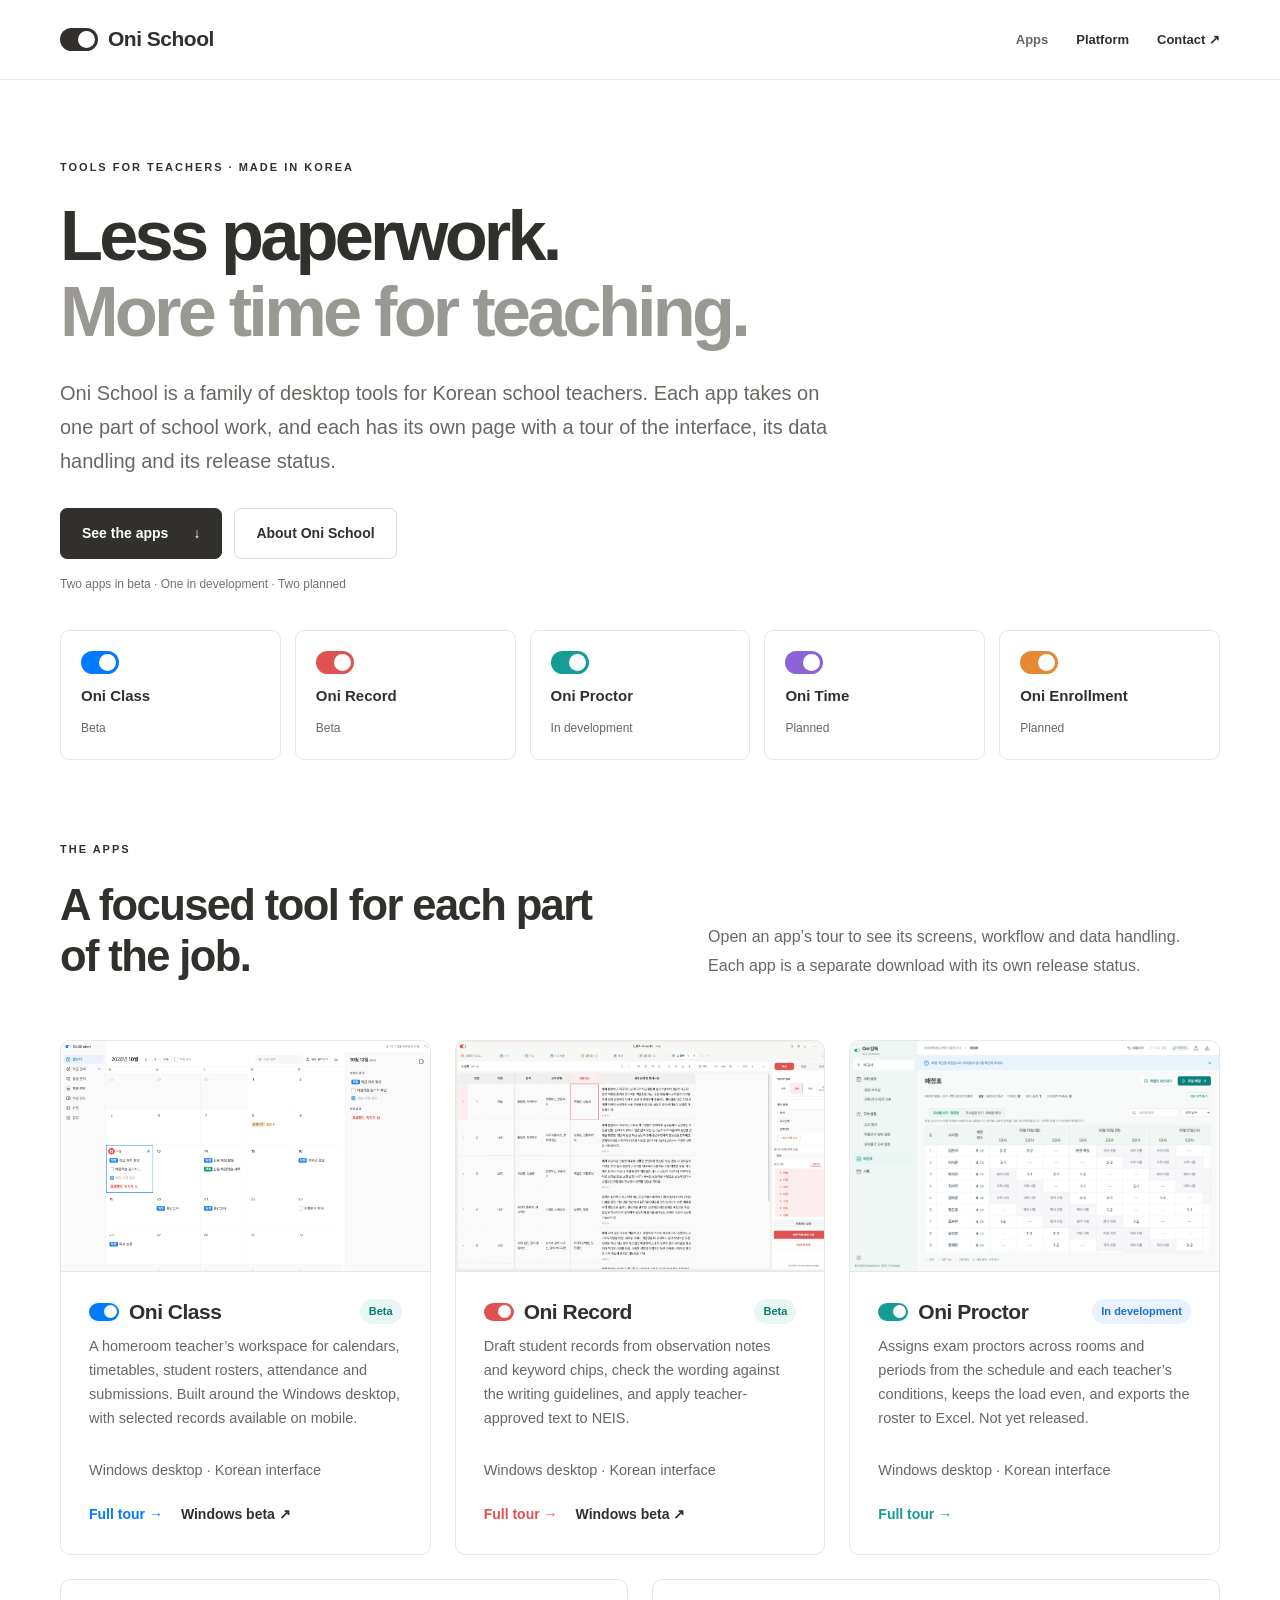
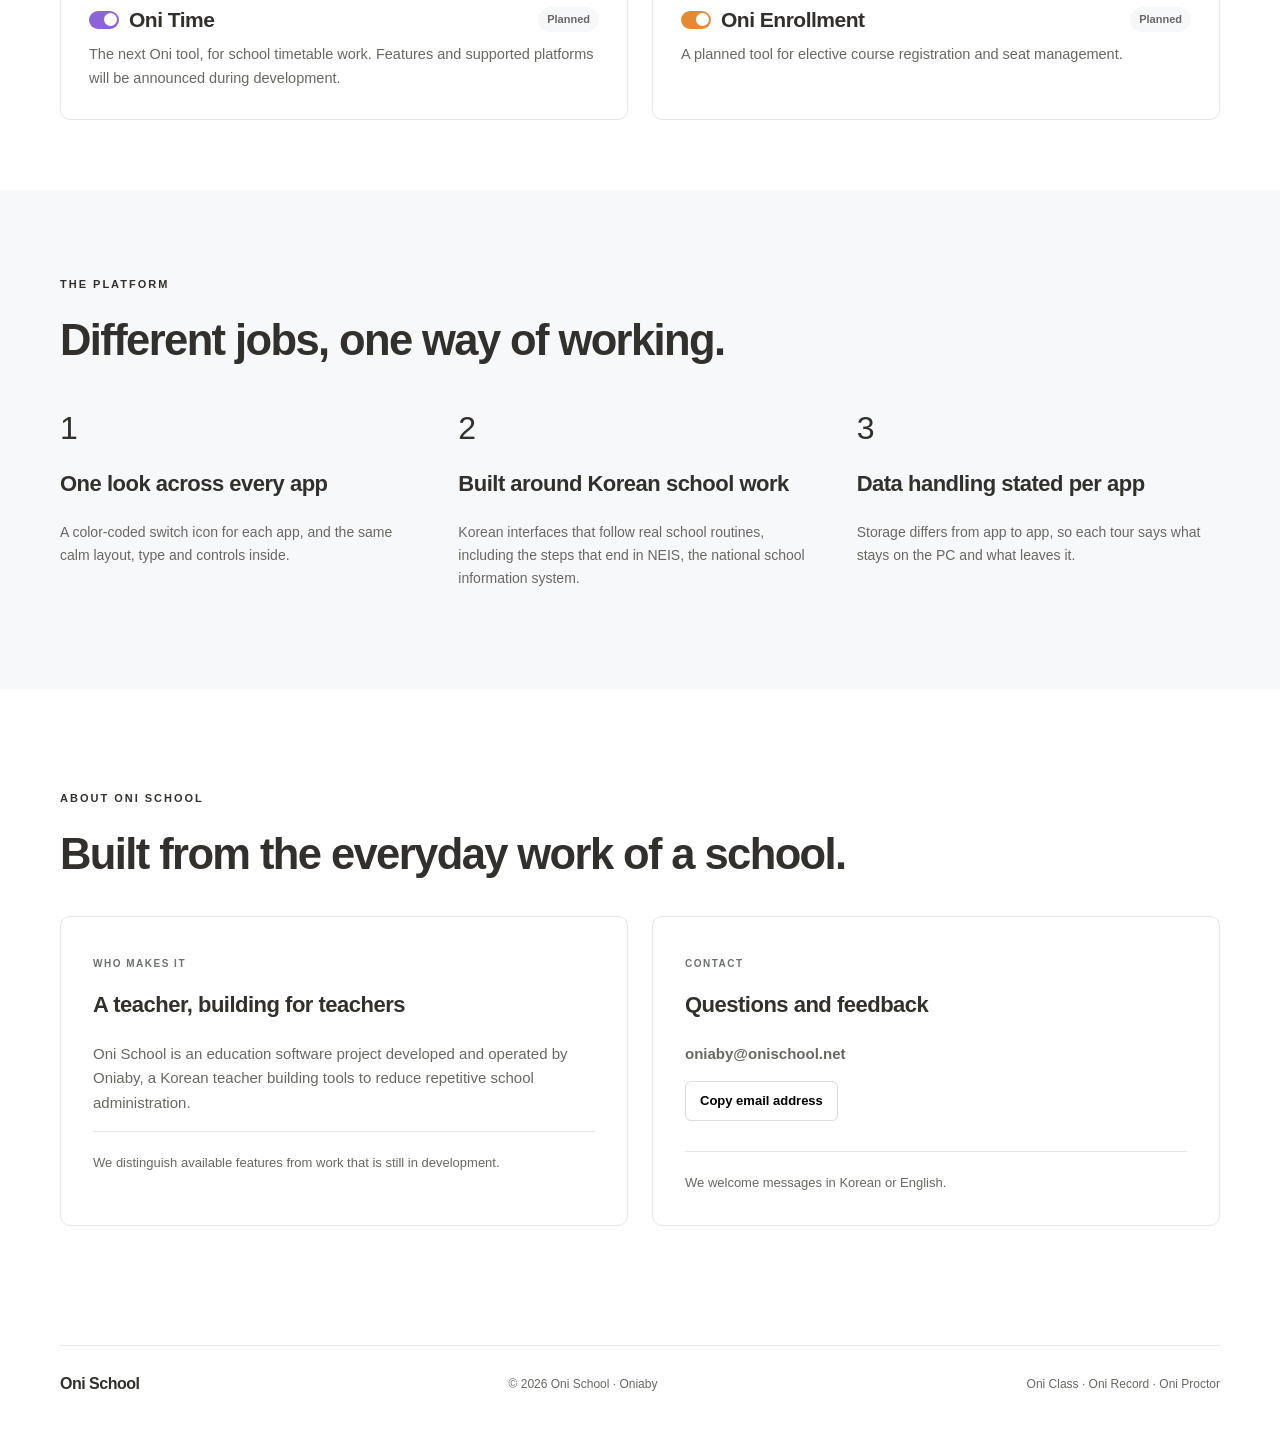
<file: index.html>
<!doctype html>
<html lang="en">
<head>
<meta charset="utf-8">
<meta name="viewport" content="width=device-width,initial-scale=1">
<title>Oni School — Tools for Korean school teachers</title>
<meta name="description" content="Oni School is a family of desktop tools for Korean school teachers. Browse every app, its status, and a tour of how each one works.">
<link rel="canonical" href="https://onischool.net/">
<meta property="og:title" content="Oni School — Tools for Korean school teachers">
<meta property="og:description" content="Oni School is a family of desktop tools for Korean school teachers. Browse every app, its status, and a tour of how each one works.">
<meta property="og:type" content="website">
<meta property="og:url" content="https://onischool.net/">
<meta property="og:image" content="https://onischool.net/assets/class/calendar.png">
<link rel="stylesheet" href="assets/app.css">
</head>
<body class="app-home">
<a class="skip" href="#main">Skip to content</a>
<header class="nav">
<a class="brand" href="#"><span class="mark" aria-hidden="true"></span>Oni School</a>
<nav aria-label="Page navigation">
<a href="#apps">Apps</a>
<a href="#platform">Platform</a>
<a href="#contact">Contact <span>↗</span></a>
</nav>
</header>
<main id="main">
<section class="hero wrap">
<p class="eyebrow">Tools for teachers · Made in Korea</p>
<h1>Less paperwork.<br><em>More time for teaching.</em></h1>
<p class="lead">Oni School is a family of desktop tools for Korean school teachers. Each app takes on one part of school work, and each has its own page with a tour of the interface, its data handling and its release status.</p>
<div class="actions"><a class="button primary" href="#apps">See the apps <span>↓</span></a><a class="button" href="#contact">About Oni School</a></div>
<p class="micro">Two apps in beta · One in development · Two planned</p>
<div class="steps five"><a href="oni-class/"><span class="mark" style="--mark:#007aff" aria-hidden="true"></span><b>Oni Class</b><span class="st">Beta</span></a><a href="oni-record/"><span class="mark" style="--mark:#e05252" aria-hidden="true"></span><b>Oni Record</b><span class="st">Beta</span></a><a href="oni-proctor/"><span class="mark" style="--mark:#149c95" aria-hidden="true"></span><b>Oni Proctor</b><span class="st">In development</span></a><a href="#apps"><span class="mark" style="--mark:#8b65d8" aria-hidden="true"></span><b>Oni Time</b><span class="st">Planned</span></a><a href="#apps"><span class="mark" style="--mark:#e58a32" aria-hidden="true"></span><b>Oni Enrollment</b><span class="st">Planned</span></a></div>
</section>
<section class="chapter" id="apps"><div class="wrap">
<div class="chapter-heading"><div><p class="eyebrow">The apps</p><h2>A focused tool for each part of the job.</h2></div><p>Open an app’s tour to see its screens, workflow and data handling. Each app is a separate download with its own release status.</p></div>
<div class="apps"><article class="app-card" style="--mark:#007aff"><a class="thumb" href="oni-class/" aria-label="Oni Class tour"><img src="assets/class/calendar.png" alt="Oni Class calendar and daily details" loading="lazy" width="1440" height="900"></a><div class="body"><div class="head"><span class="mark" aria-hidden="true"></span><h3>Oni Class</h3><span class="status beta">Beta</span></div><p>A homeroom teacher’s workspace for calendars, timetables, student rosters, attendance and submissions. Built around the Windows desktop, with selected records available on mobile.</p><p class="micro">Windows desktop · Korean interface</p><div class="links"><a href="oni-class/">Full tour →</a><a href="https://github.com/yang102948549/oni-class/releases" target="_blank" rel="noopener">Windows beta ↗</a></div></div></article><article class="app-card" style="--mark:#e05252"><a class="thumb" href="oni-record/" aria-label="Oni Record tour"><img src="assets/record/hero.webp" alt="Oni Record table of students with the Write panel" loading="lazy" width="1440" height="900"></a><div class="body"><div class="head"><span class="mark" aria-hidden="true"></span><h3>Oni Record</h3><span class="status beta">Beta</span></div><p>Draft student records from observation notes and keyword chips, check the wording against the writing guidelines, and apply teacher-approved text to NEIS.</p><p class="micro">Windows desktop · Korean interface</p><div class="links"><a href="oni-record/">Full tour →</a><a href="https://github.com/yang102948549/oni-record/releases" target="_blank" rel="noopener">Windows beta ↗</a></div></div></article><article class="app-card" style="--mark:#149c95"><a class="thumb" href="oni-proctor/" aria-label="Oni Proctor tour"><img src="assets/proctor/assign.webp" alt="Oni Proctor assignment table by teacher" loading="lazy" width="1440" height="900"></a><div class="body"><div class="head"><span class="mark" aria-hidden="true"></span><h3>Oni Proctor</h3><span class="status dev">In development</span></div><p>Assigns exam proctors across rooms and periods from the schedule and each teacher’s conditions, keeps the load even, and exports the roster to Excel. Not yet released.</p><p class="micro">Windows desktop · Korean interface</p><div class="links"><a href="oni-proctor/">Full tour →</a></div></div></article></div>
<div class="apps two"><article class="app-card" style="--mark:#8b65d8"><div class="body"><div class="head"><span class="mark" aria-hidden="true"></span><h3>Oni Time</h3><span class="status">Planned</span></div><p>The next Oni tool, for school timetable work. Features and supported platforms will be announced during development.</p></div></article><article class="app-card" style="--mark:#e58a32"><div class="body"><div class="head"><span class="mark" aria-hidden="true"></span><h3>Oni Enrollment</h3><span class="status">Planned</span></div><p>A planned tool for elective course registration and seat management.</p></div></article></div>
</div></section>
<section class="tinted"><div class="wrap setup" id="platform">
<p class="eyebrow">The platform</p><h2>Different jobs, one way of working.</h2>
<div class="setup-grid">
<article><b>1</b><h3>One look across every app</h3><p>A color-coded switch icon for each app, and the same calm layout, type and controls inside.</p></article>
<article><b>2</b><h3>Built around Korean school work</h3><p>Korean interfaces that follow real school routines, including the steps that end in NEIS, the national school information system.</p></article>
<article><b>3</b><h3>Data handling stated per app</h3><p>Storage differs from app to app, so each tour says what stays on the PC and what leaves it.</p></article>
</div></div></section>
<section class="storage wrap" id="contact">
<p class="eyebrow">About Oni School</p><h2>Built from the everyday work of a school.</h2>
<div class="data-grid">
<article><span class="data-label">Who makes it</span><h3>A teacher, building for teachers</h3><p>Oni School is an education software project developed and operated by Oniaby, a Korean teacher building tools to reduce repetitive school administration.</p><p class="small">We distinguish available features from work that is still in development.</p></article>
<article><span class="data-label">Contact</span><h3>Questions and feedback</h3><p class="contact-mail"><a href="mailto:oniaby@onischool.net">oniaby@onischool.net</a></p><button type="button" class="copy" data-copy-email>Copy email address</button><span id="copy-status" role="status" aria-live="polite"></span><p class="small">We welcome messages in Korean or English.</p></article>
</div>
</section>
</main>
<footer class="wrap footer">
<a class="brand" href="#">Oni School</a>
<span>© 2026 Oni School · Oniaby</span>
<span><a href="oni-class/">Oni Class</a> · <a href="oni-record/">Oni Record</a> · <a href="oni-proctor/">Oni Proctor</a></span>
</footer>
<script src="assets/app.js"></script>
</body>
</html>
</file>
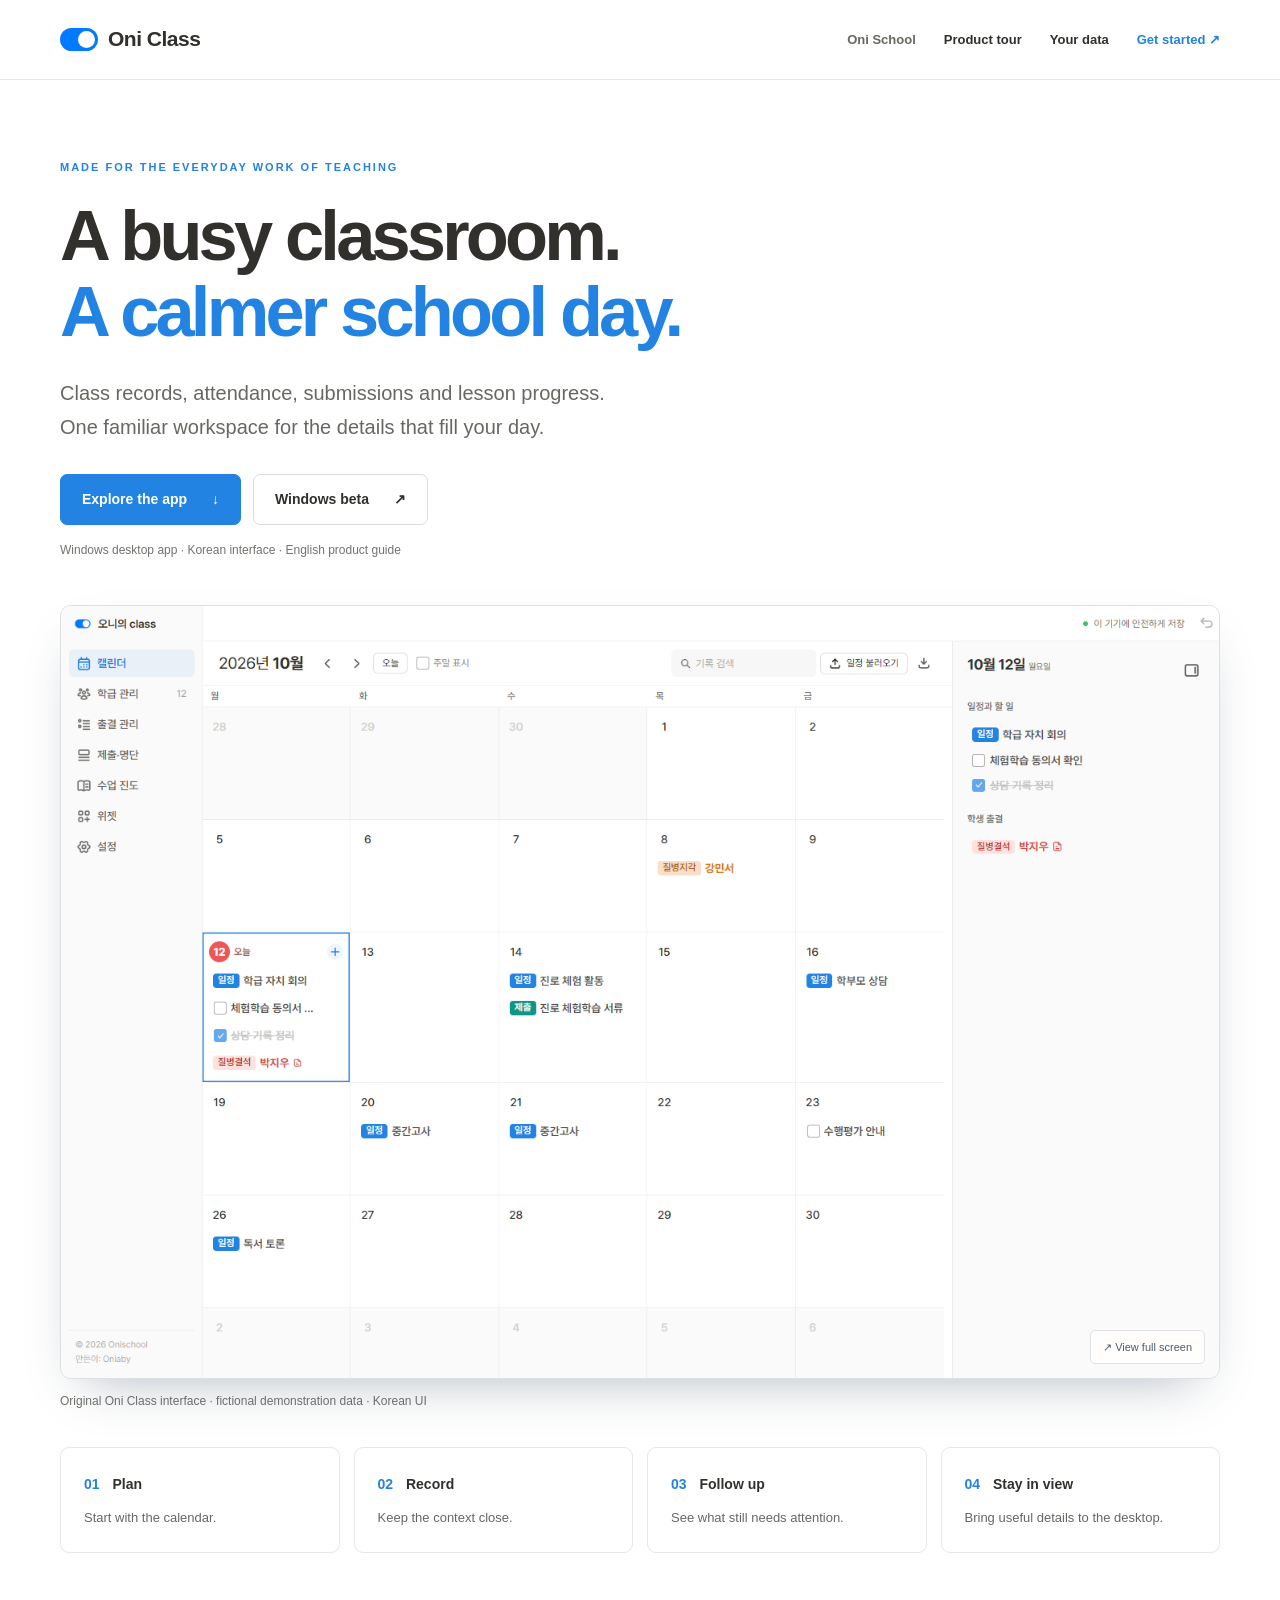
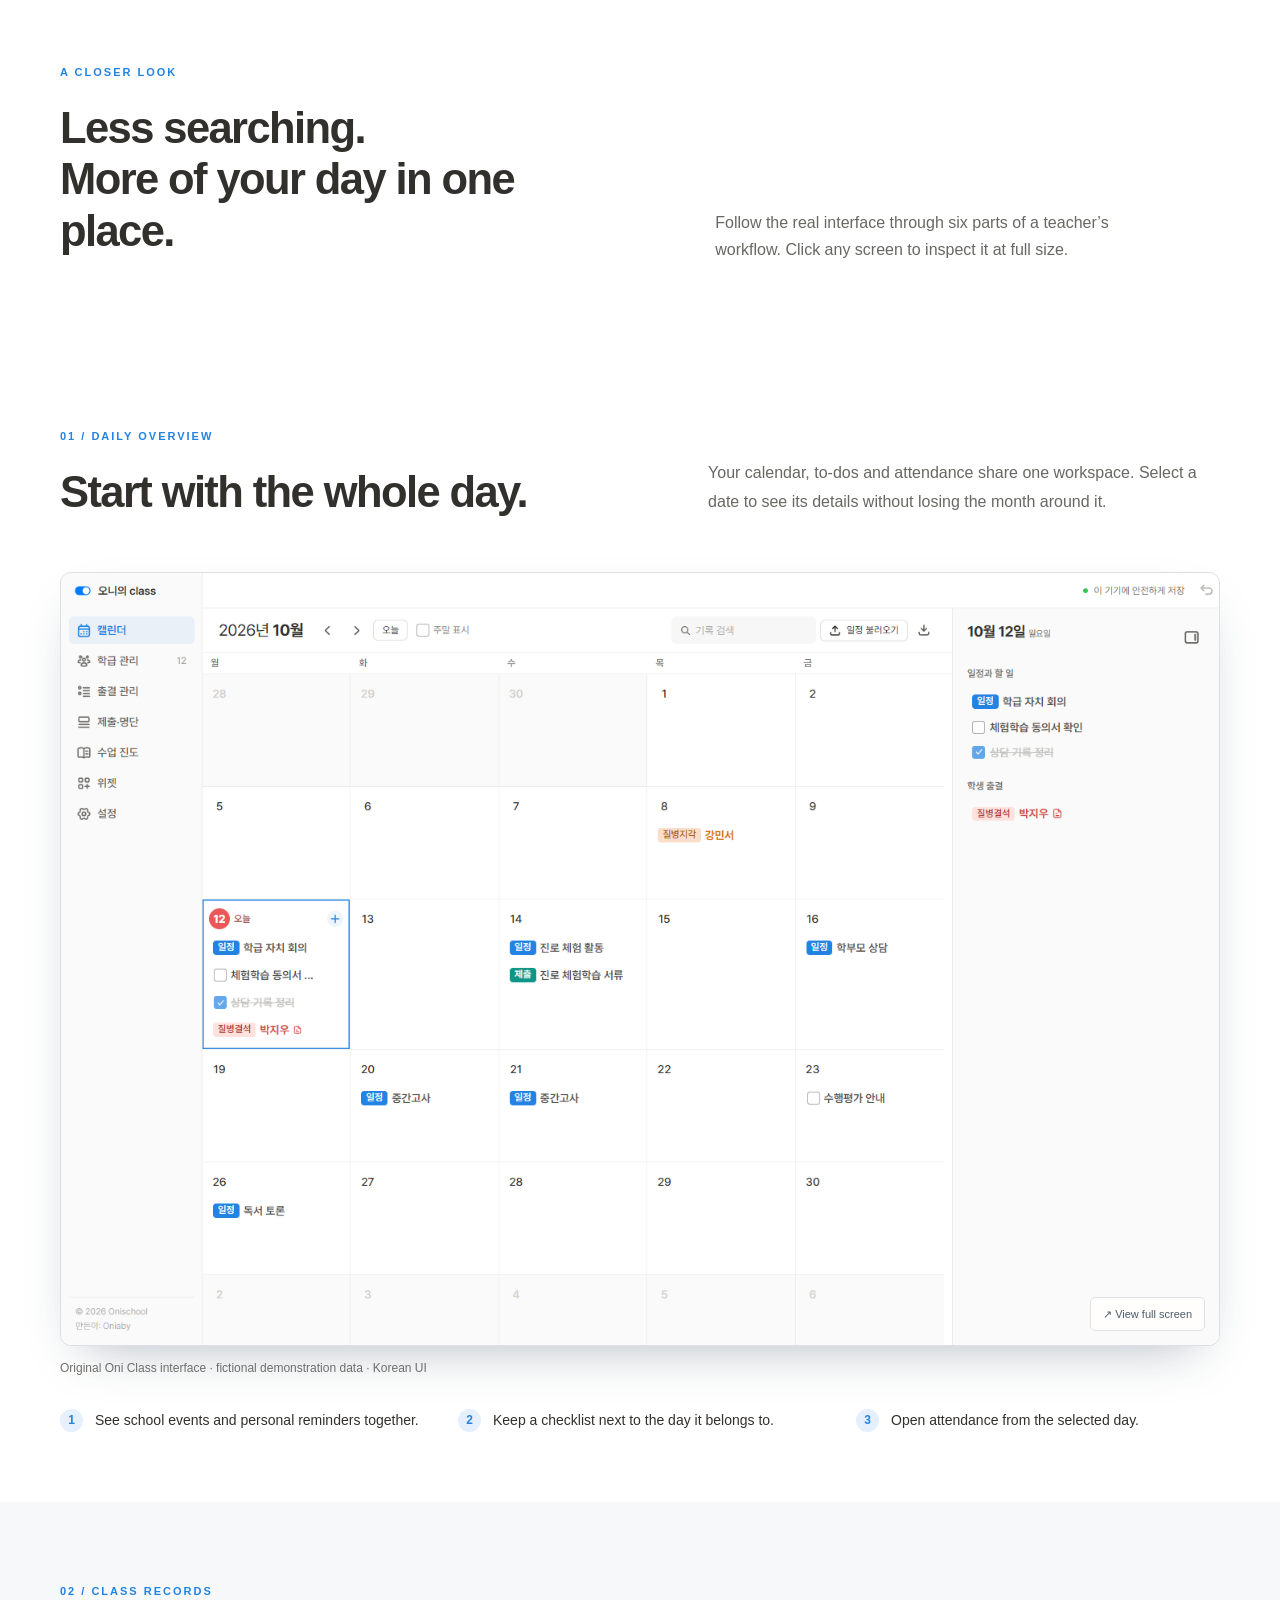
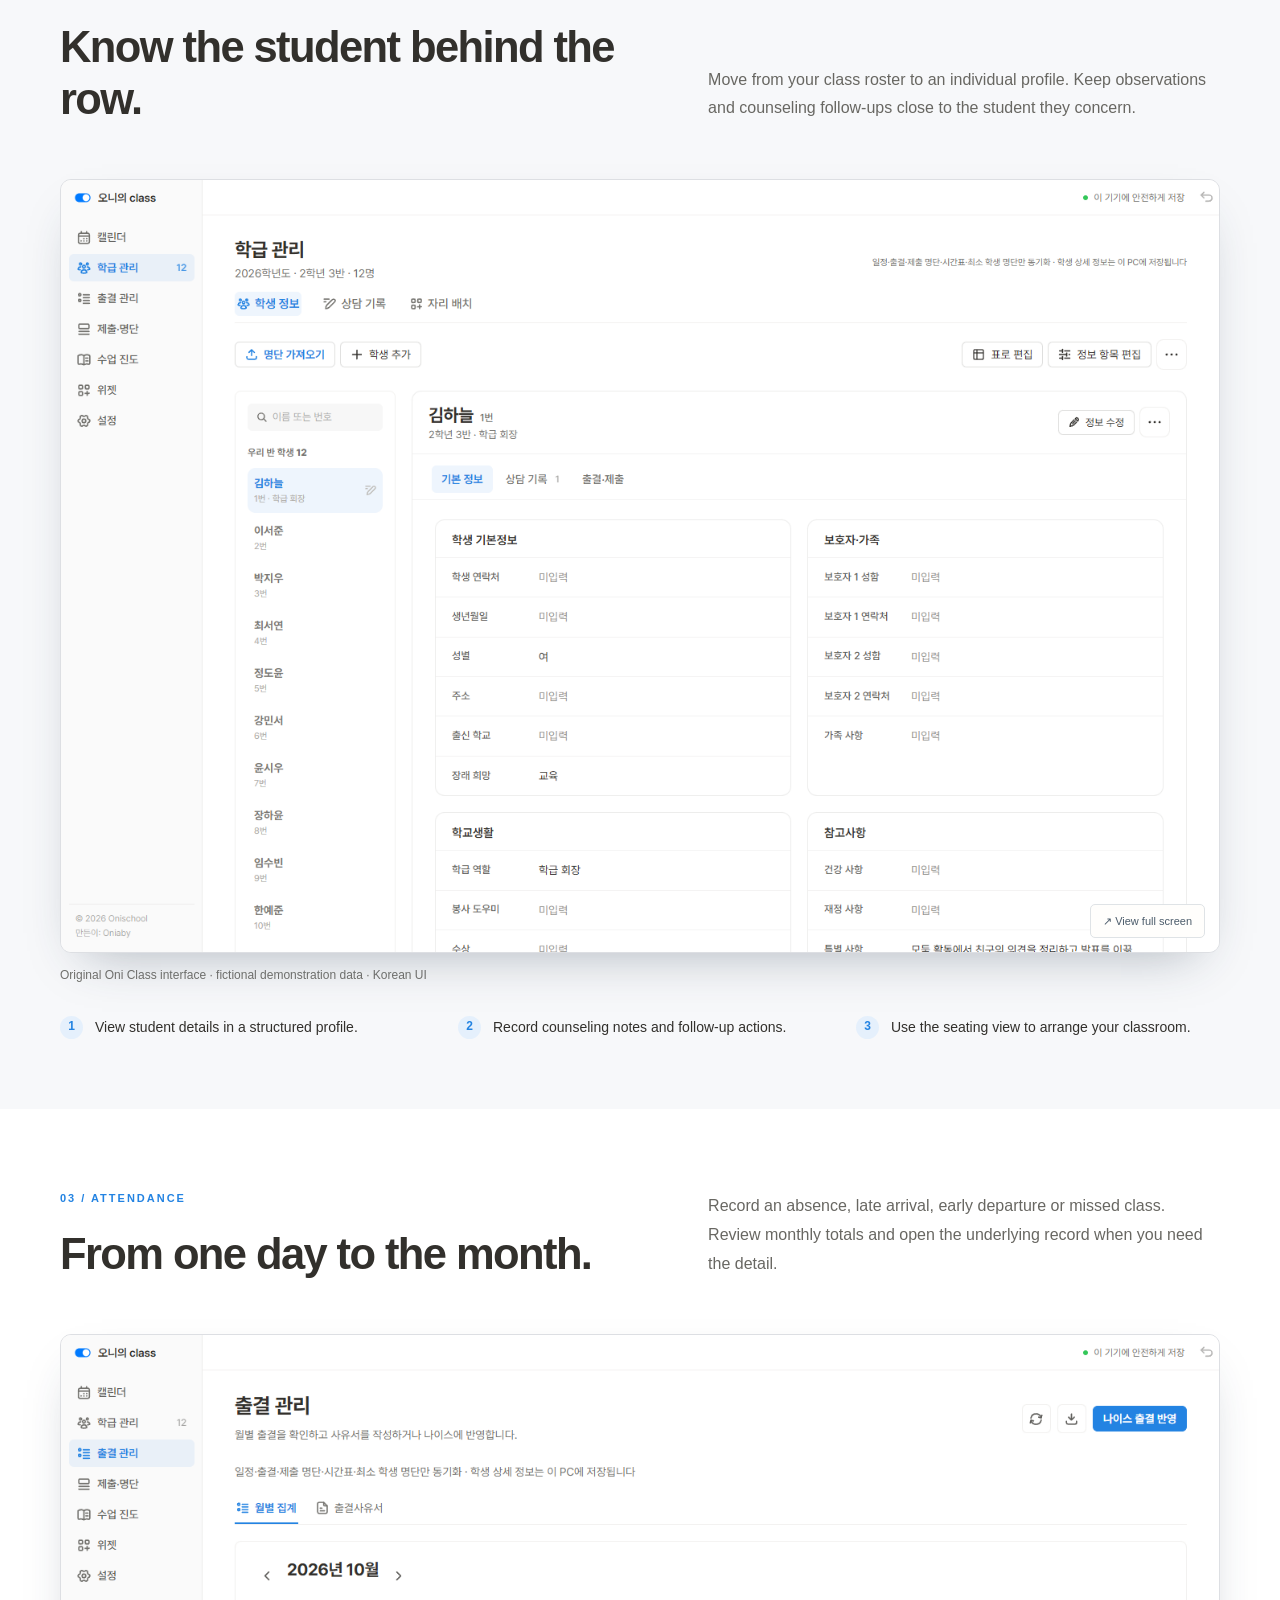
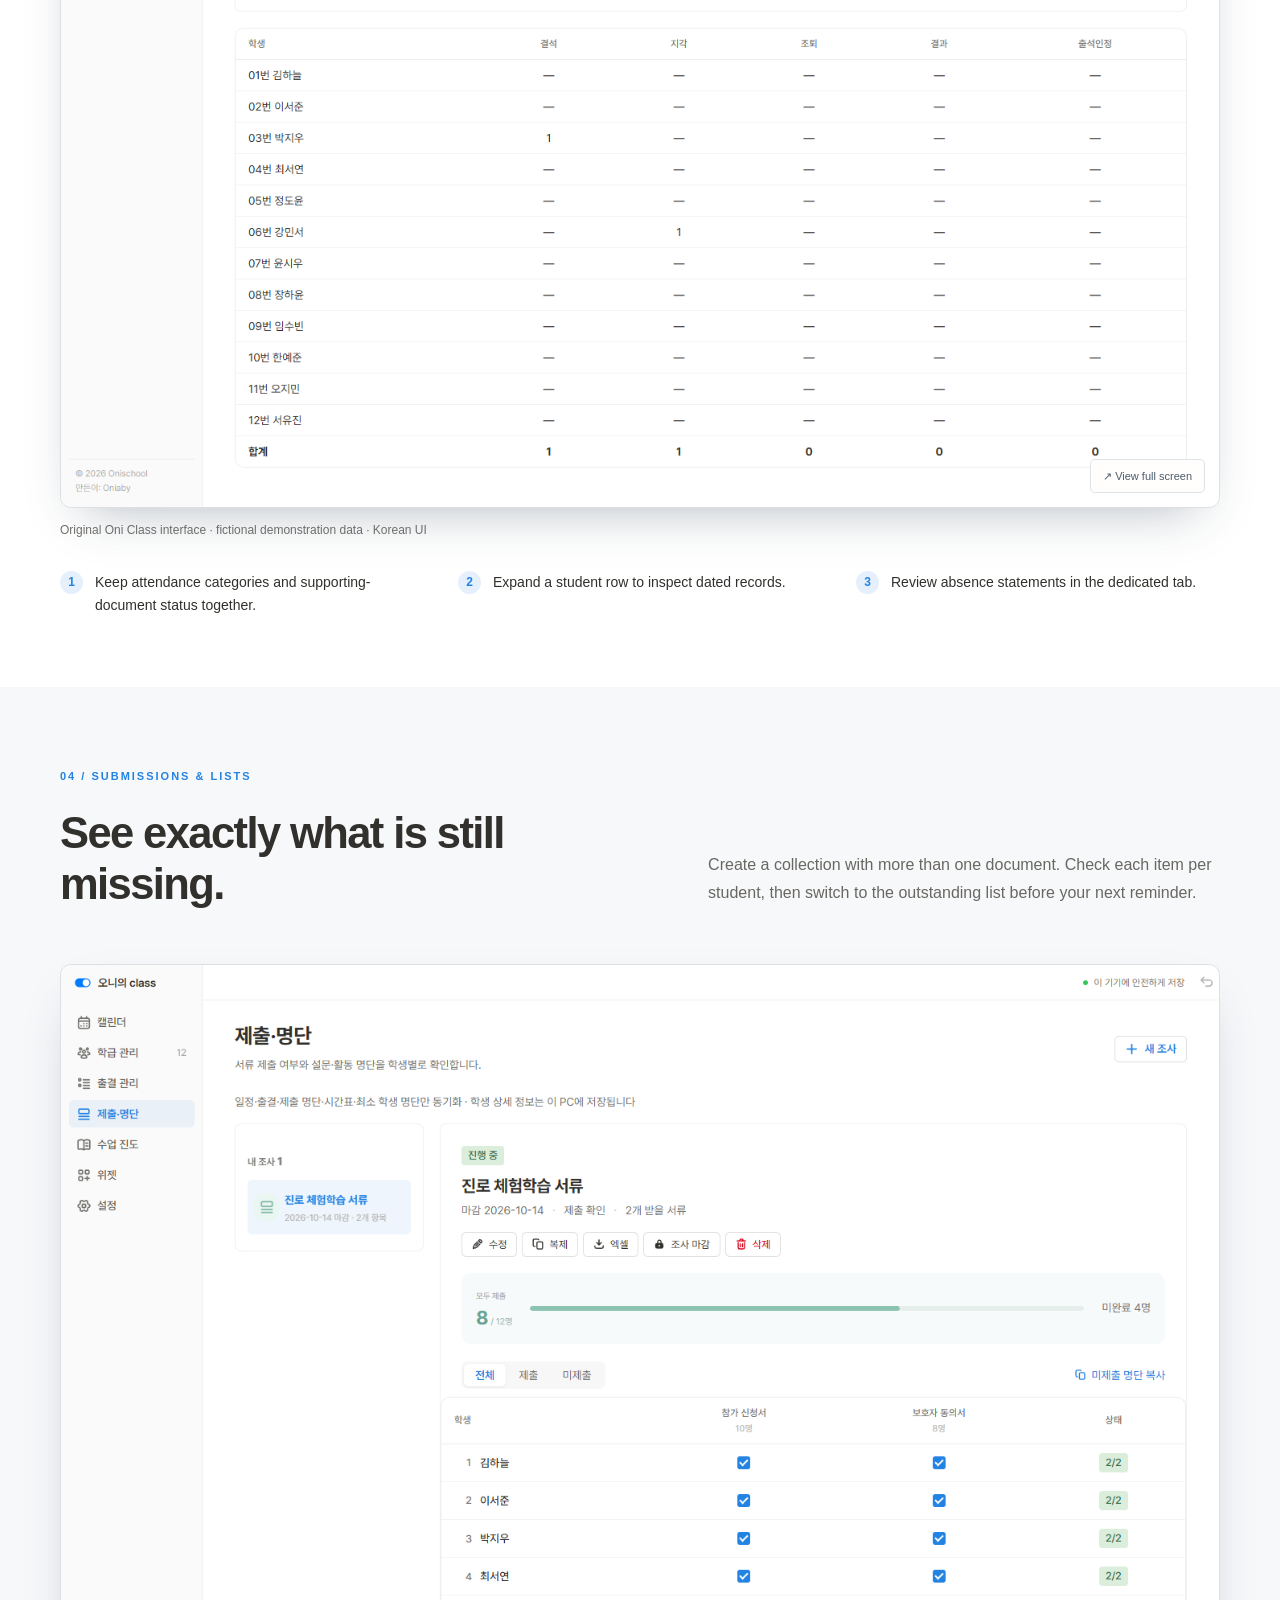
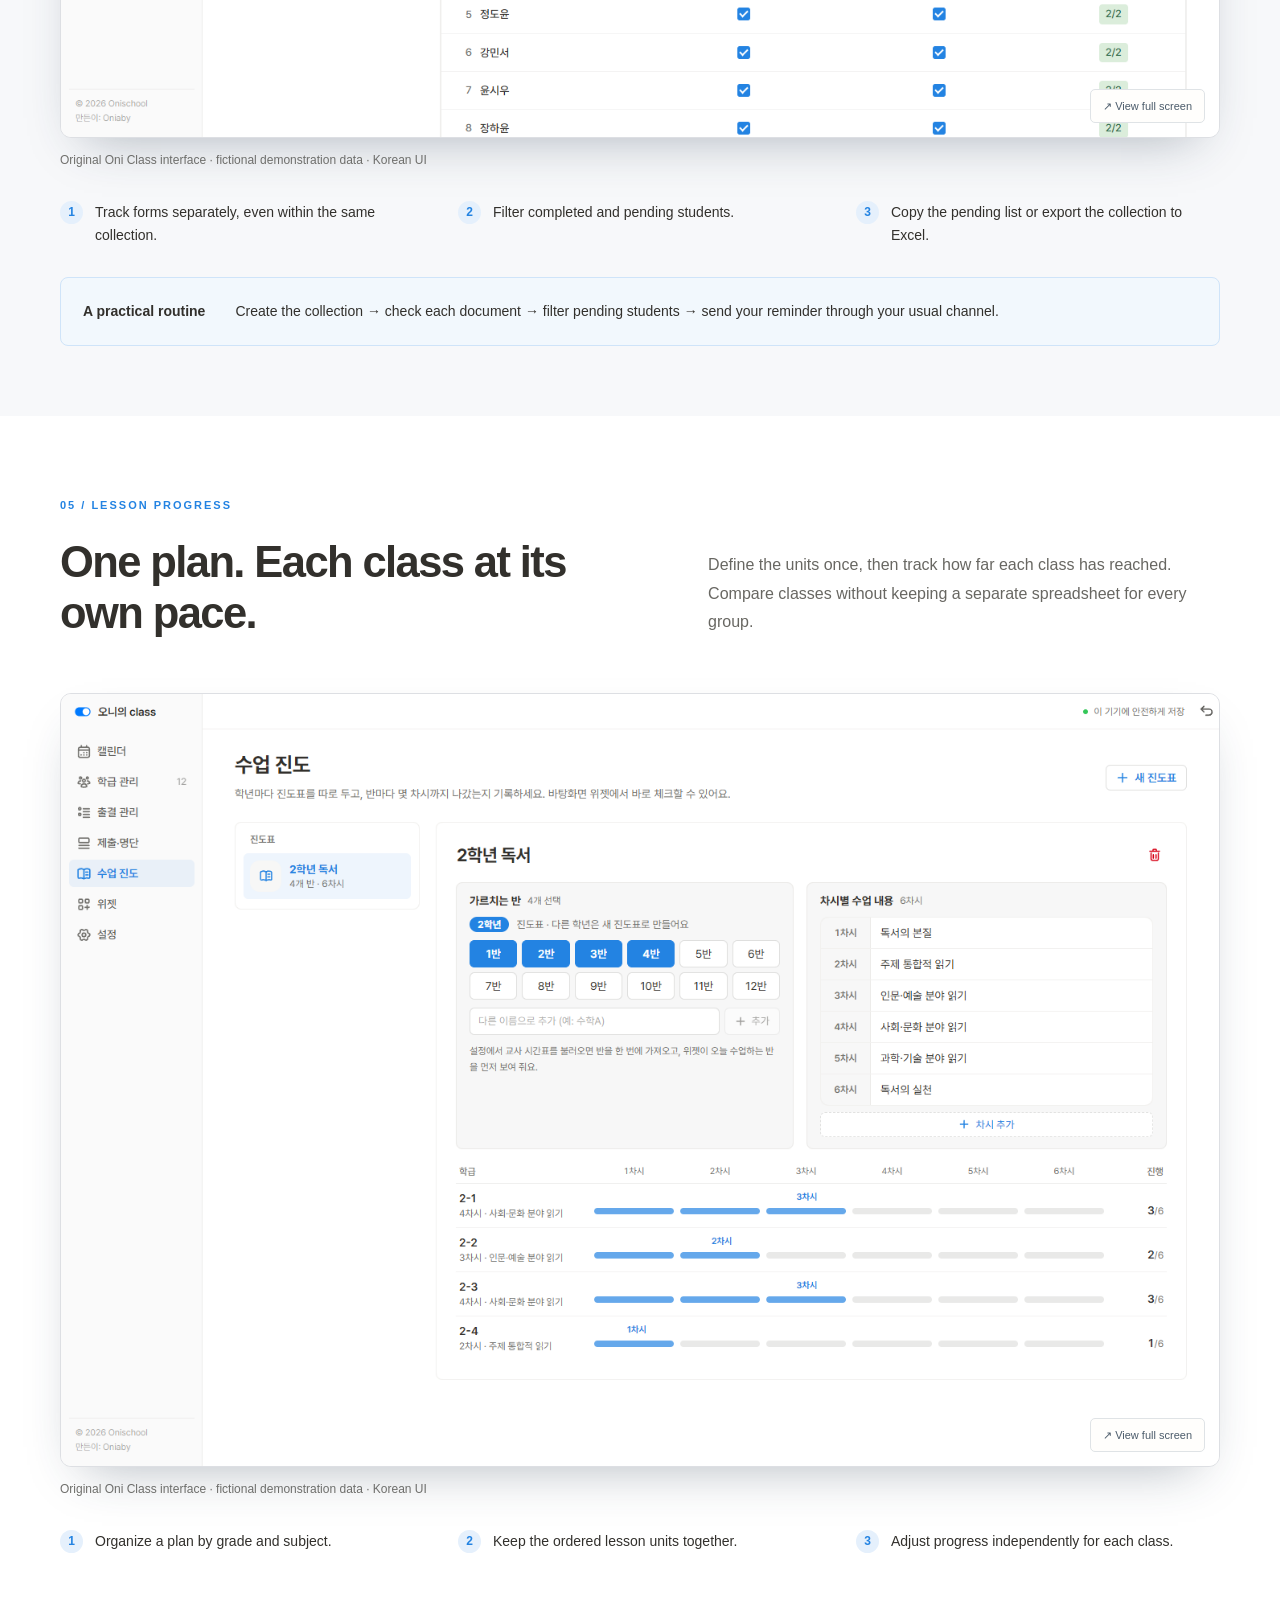
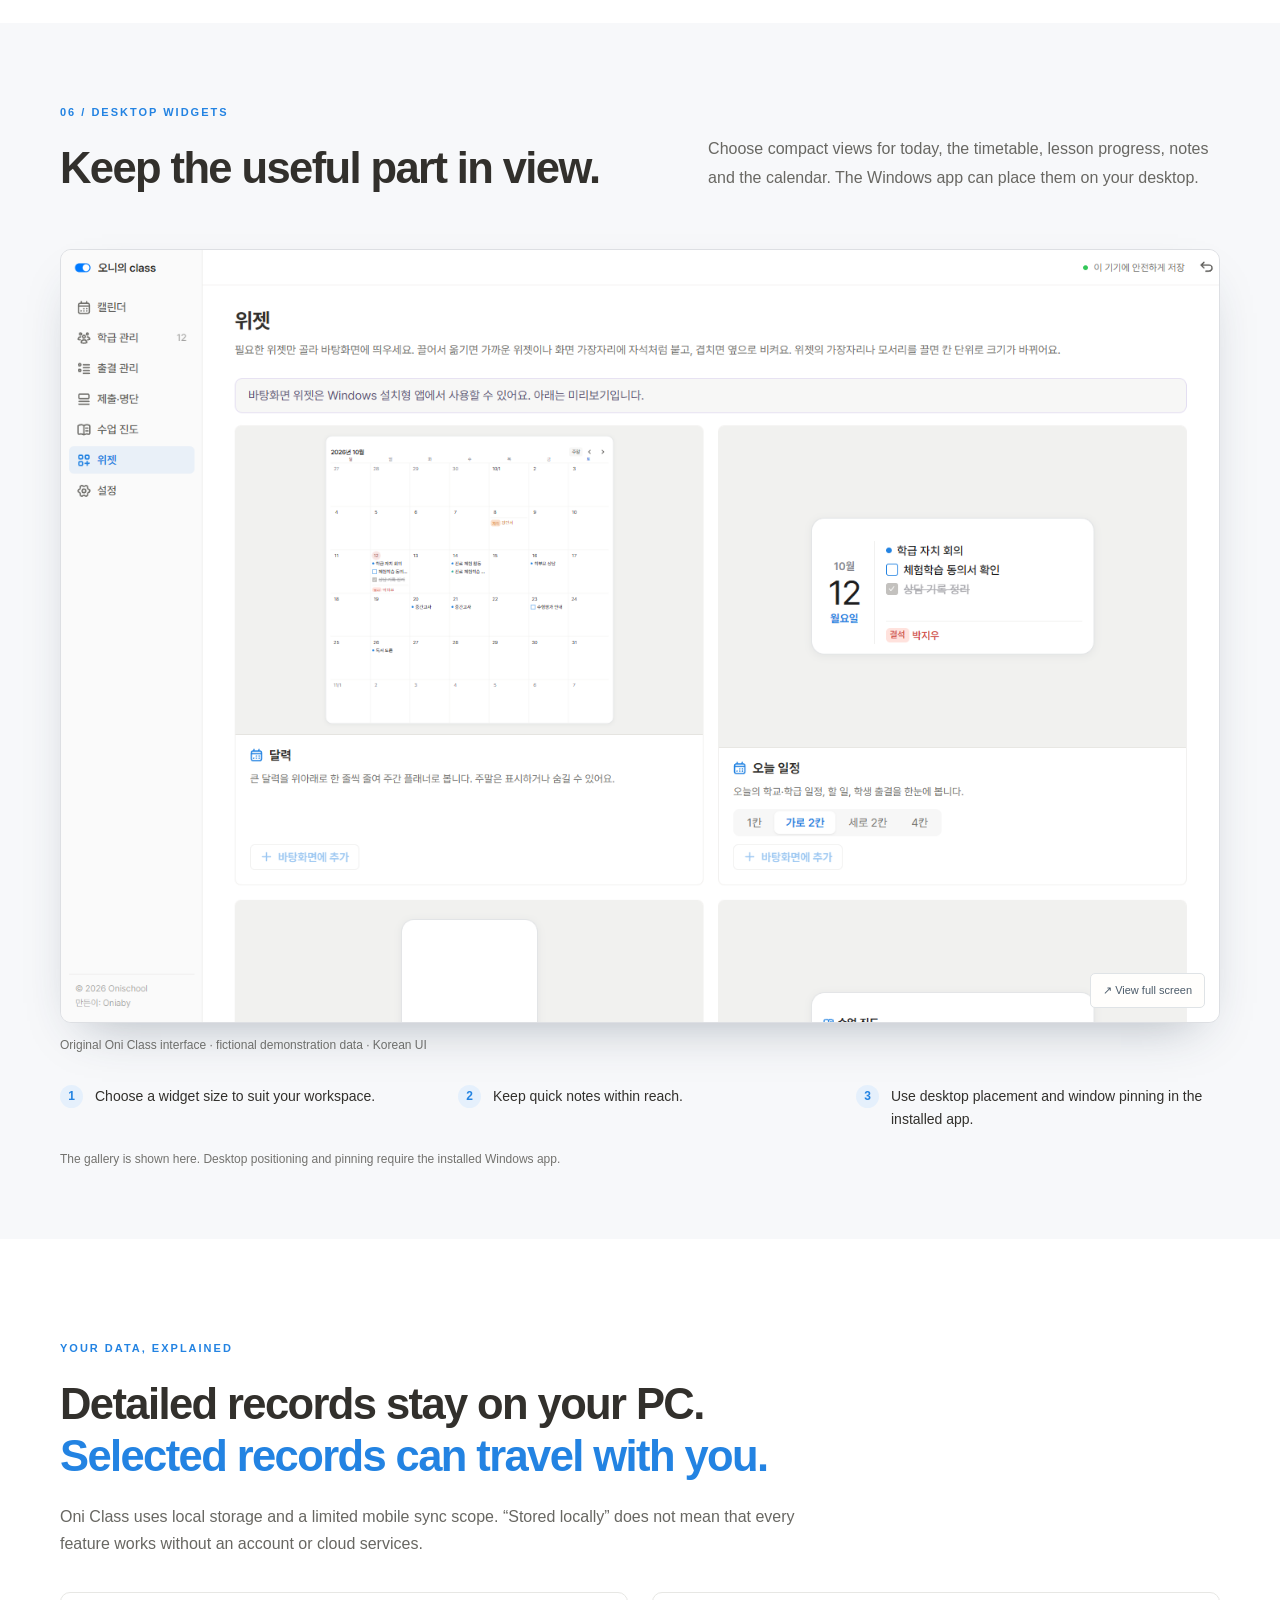
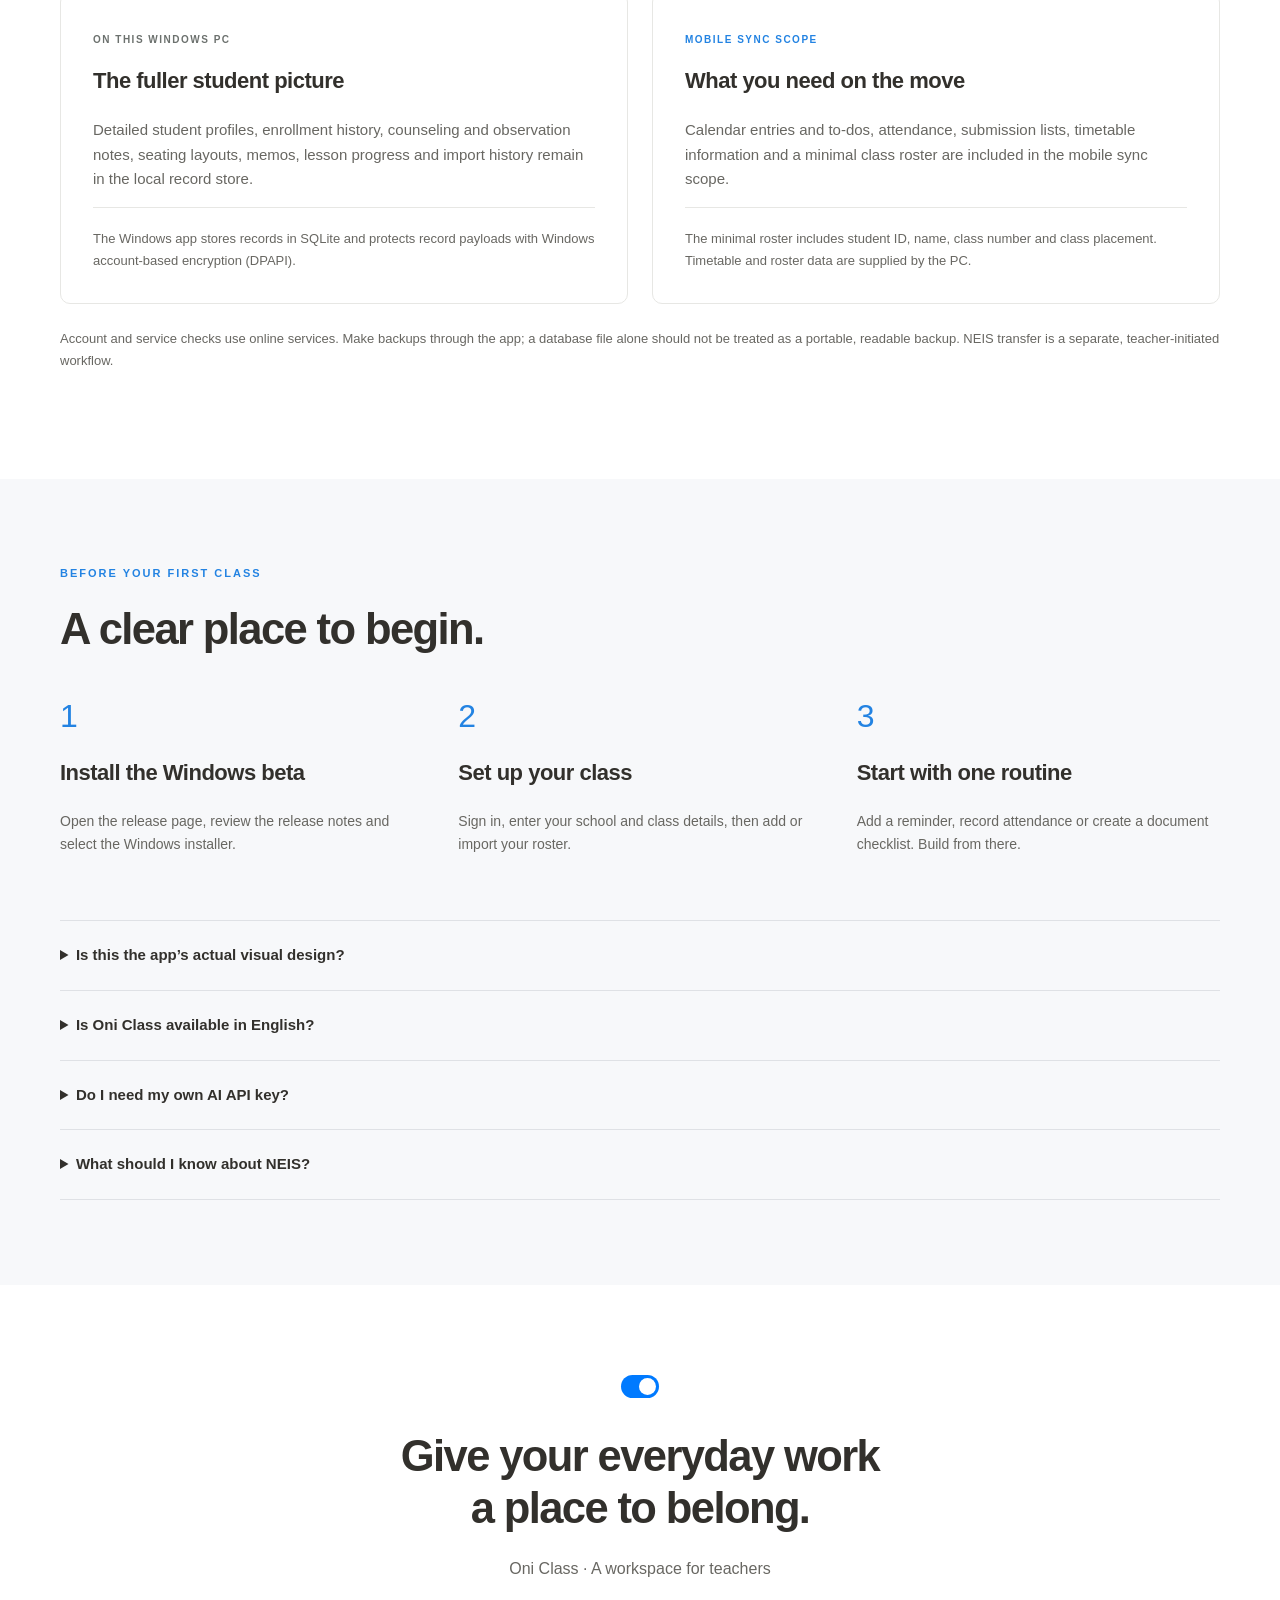
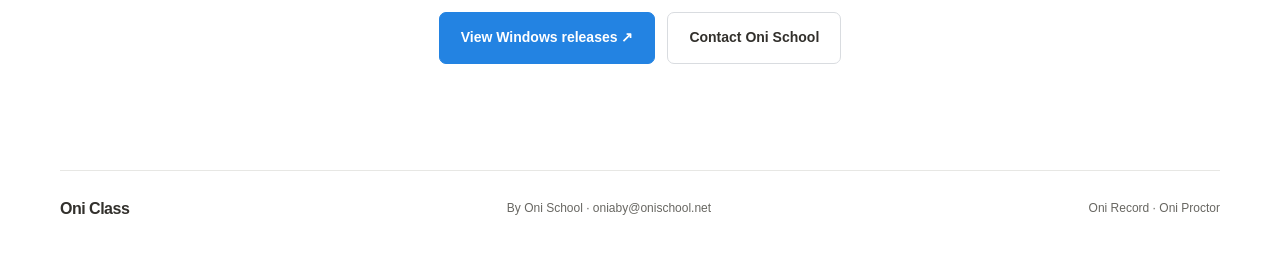
<file: oni-class/index.html>
<!doctype html>
<html lang="en">
<head>
<meta charset="utf-8">
<meta name="viewport" content="width=device-width,initial-scale=1">
<title>Oni Class — A calmer school day</title>
<meta name="description" content="Explore Oni Class: a Windows workspace for class records, attendance, submissions, calendars and lesson progress.">
<link rel="canonical" href="https://onischool.net/oni-class/">
<meta property="og:title" content="Oni Class — A calmer school day">
<meta property="og:description" content="Explore Oni Class: a Windows workspace for class records, attendance, submissions, calendars and lesson progress.">
<meta property="og:type" content="website">
<meta property="og:url" content="https://onischool.net/oni-class/">
<meta property="og:image" content="https://onischool.net/assets/class/calendar.png">
<link rel="stylesheet" href="../assets/app.css">
</head>
<body class="app-class">
<a class="skip" href="#main">Skip to content</a>
<header class="nav">
<a class="brand" href="#"><span class="mark" aria-hidden="true"></span>Oni Class</a>
<nav aria-label="Page navigation">
<a href="../">Oni School</a>
<a href="#tour">Product tour</a>
<a href="#storage">Your data</a>
<a href="#start">Get started <span>↗</span></a>
</nav>
</header>
<main id="main">
<section class="hero wrap"><p class="eyebrow">Made for the everyday work of teaching</p><h1>A busy classroom.<br><em>A calmer school day.</em></h1><p class="lead">Class records, attendance, submissions and lesson progress. <br>One familiar workspace for the details that fill your day.</p><div class="actions"><a class="button primary" href="#tour">Explore the app <span>↓</span></a><a class="button" href="#start">Windows beta <span>↗</span></a></div><p class="micro">Windows desktop app · Korean interface · English product guide</p><figure><button class="screen" data-image="../assets/class/calendar.png" aria-label="Enlarge calendar screen"><img src="../assets/class/calendar.png" alt="Oni Class calendar and daily details in the actual application interface" width="1440" height="960"><span class="zoom">↗ View full screen</span></button><figcaption>Original Oni Class interface · fictional demonstration data · Korean UI</figcaption></figure><div class="steps"><div><b>01 <span>Plan</span></b><p>Start with the calendar.</p></div><div><b>02 <span>Record</span></b><p>Keep the context close.</p></div><div><b>03 <span>Follow up</span></b><p>See what still needs attention.</p></div><div><b>04 <span>Stay in view</span></b><p>Bring useful details to the desktop.</p></div></div></section><section class="intro wrap" id="tour"><p class="eyebrow">A closer look</p><h2>Less searching.<br>More of your day in one place.</h2><p>Follow the real interface through six parts of a teacher’s workflow. Click any screen to inspect it at full size.</p></section><section class="chapter" id="calendar"><div class="wrap"><div class="chapter-heading"><div><p class="eyebrow">01 / Daily overview</p><h2>Start with the whole day.</h2></div><p>Your calendar, to-dos and attendance share one workspace. Select a date to see its details without losing the month around it.</p></div><figure><button class="screen" data-image="../assets/class/calendar.png" aria-label="Enlarge calendar screen"><img src="../assets/class/calendar.png" alt="Calendar workspace showing example October events and the selected day" loading="lazy" width="1440" height="960"><span class="zoom">↗ View full screen</span></button><figcaption>Original Oni Class interface · fictional demonstration data · Korean UI</figcaption></figure><div class="notes"><div><span class="number">1</span><p>See school events and personal reminders together.</p></div><div><span class="number">2</span><p>Keep a checklist next to the day it belongs to.</p></div><div><span class="number">3</span><p>Open attendance from the selected day.</p></div></div></div></section><section class="chapter tinted" id="students"><div class="wrap"><div class="chapter-heading"><div><p class="eyebrow">02 / Class records</p><h2>Know the student behind the row.</h2></div><p>Move from your class roster to an individual profile. Keep observations and counseling follow-ups close to the student they concern.</p></div><figure><button class="screen" data-image="../assets/class/students.png" aria-label="Enlarge students screen"><img src="../assets/class/students.png" alt="Class roster and individual student profile using fictional students" loading="lazy" width="1440" height="960"><span class="zoom">↗ View full screen</span></button><figcaption>Original Oni Class interface · fictional demonstration data · Korean UI</figcaption></figure><div class="notes"><div><span class="number">1</span><p>View student details in a structured profile.</p></div><div><span class="number">2</span><p>Record counseling notes and follow-up actions.</p></div><div><span class="number">3</span><p>Use the seating view to arrange your classroom.</p></div></div></div></section><section class="chapter" id="attendance"><div class="wrap"><div class="chapter-heading"><div><p class="eyebrow">03 / Attendance</p><h2>From one day to the month.</h2></div><p>Record an absence, late arrival, early departure or missed class. Review monthly totals and open the underlying record when you need the detail.</p></div><figure><button class="screen" data-image="../assets/class/attendance.png" aria-label="Enlarge attendance screen"><img src="../assets/class/attendance.png" alt="Monthly attendance summary for fictional students" loading="lazy" width="1440" height="960"><span class="zoom">↗ View full screen</span></button><figcaption>Original Oni Class interface · fictional demonstration data · Korean UI</figcaption></figure><div class="notes"><div><span class="number">1</span><p>Keep attendance categories and supporting-document status together.</p></div><div><span class="number">2</span><p>Expand a student row to inspect dated records.</p></div><div><span class="number">3</span><p>Review absence statements in the dedicated tab.</p></div></div></div></section><section class="chapter tinted" id="submissions"><div class="wrap"><div class="chapter-heading"><div><p class="eyebrow">04 / Submissions &amp; lists</p><h2>See exactly what is still missing.</h2></div><p>Create a collection with more than one document. Check each item per student, then switch to the outstanding list before your next reminder.</p></div><figure><button class="screen" data-image="../assets/class/submissions.png" aria-label="Enlarge submissions screen"><img src="../assets/class/submissions.png" alt="Document submission tracker with individual checkboxes and completion totals" loading="lazy" width="1440" height="960"><span class="zoom">↗ View full screen</span></button><figcaption>Original Oni Class interface · fictional demonstration data · Korean UI</figcaption></figure><div class="notes"><div><span class="number">1</span><p>Track forms separately, even within the same collection.</p></div><div><span class="number">2</span><p>Filter completed and pending students.</p></div><div><span class="number">3</span><p>Copy the pending list or export the collection to Excel.</p></div></div><aside class="tip"><b>A practical routine</b><span>Create the collection → check each document → filter pending students → send your reminder through your usual channel.</span></aside></div></section><section class="chapter" id="progress"><div class="wrap"><div class="chapter-heading"><div><p class="eyebrow">05 / Lesson progress</p><h2>One plan. Each class at its own pace.</h2></div><p>Define the units once, then track how far each class has reached. Compare classes without keeping a separate spreadsheet for every group.</p></div><figure><button class="screen" data-image="../assets/class/progress.png" aria-label="Enlarge progress screen"><img src="../assets/class/progress.png" alt="Lesson progress plan comparing four classes" loading="lazy" width="1440" height="960"><span class="zoom">↗ View full screen</span></button><figcaption>Original Oni Class interface · fictional demonstration data · Korean UI</figcaption></figure><div class="notes"><div><span class="number">1</span><p>Organize a plan by grade and subject.</p></div><div><span class="number">2</span><p>Keep the ordered lesson units together.</p></div><div><span class="number">3</span><p>Adjust progress independently for each class.</p></div></div></div></section><section class="chapter tinted" id="widgets"><div class="wrap"><div class="chapter-heading"><div><p class="eyebrow">06 / Desktop widgets</p><h2>Keep the useful part in view.</h2></div><p>Choose compact views for today, the timetable, lesson progress, notes and the calendar. The Windows app can place them on your desktop.</p></div><figure><button class="screen" data-image="../assets/class/widgets.png" aria-label="Enlarge widgets screen"><img src="../assets/class/widgets.png" alt="Actual widget gallery with example data" loading="lazy" width="1440" height="960"><span class="zoom">↗ View full screen</span></button><figcaption>Original Oni Class interface · fictional demonstration data · Korean UI</figcaption></figure><div class="notes"><div><span class="number">1</span><p>Choose a widget size to suit your workspace.</p></div><div><span class="number">2</span><p>Keep quick notes within reach.</p></div><div><span class="number">3</span><p>Use desktop placement and window pinning in the installed app.</p></div></div><p class="micro">The gallery is shown here. Desktop positioning and pinning require the installed Windows app.</p></div></section><section class="storage wrap" id="storage"><p class="eyebrow">Your data, explained</p><h2>Detailed records stay on your PC.<br><em>Selected records can travel with you.</em></h2><p class="section-lead">Oni Class uses local storage and a limited mobile sync scope. “Stored locally” does not mean that every feature works without an account or cloud services.</p><div class="data-grid"><article><span class="data-label">On this Windows PC</span><h3>The fuller student picture</h3><p>Detailed student profiles, enrollment history, counseling and observation notes, seating layouts, memos, lesson progress and import history remain in the local record store.</p><p class="small">The Windows app stores records in SQLite and protects record payloads with Windows account-based encryption (DPAPI).</p></article><article><span class="data-label blue">Mobile sync scope</span><h3>What you need on the move</h3><p>Calendar entries and to-dos, attendance, submission lists, timetable information and a minimal class roster are included in the mobile sync scope.</p><p class="small">The minimal roster includes student ID, name, class number and class placement. Timetable and roster data are supplied by the PC.</p></article></div><p class="storage-note">Account and service checks use online services. Make backups through the app; a database file alone should not be treated as a portable, readable backup. NEIS transfer is a separate, teacher-initiated workflow.</p></section><section class="tinted"><div class="wrap setup" id="start"><p class="eyebrow">Before your first class</p><h2>A clear place to begin.</h2><div class="setup-grid"><article><b>1</b><h3>Install the Windows beta</h3><p>Open the release page, review the release notes and select the Windows installer.</p></article><article><b>2</b><h3>Set up your class</h3><p>Sign in, enter your school and class details, then add or import your roster.</p></article><article><b>3</b><h3>Start with one routine</h3><p>Add a reminder, record attendance or create a document checklist. Build from there.</p></article></div><div class="faq"><details><summary>Is this the app’s actual visual design?</summary><p>Yes. Screens are rendered from Oni Class’s original React components and stylesheet files, with fictional classroom data in an isolated preview. Native Windows operations and live cloud sync were not exercised for these images.</p></details><details><summary>Is Oni Class available in English?</summary><p>This product guide is in English. The application interface shown here is Korean.</p></details><details><summary>Do I need my own AI API key?</summary><p>No personal AI API key is required for the class-management workflows shown here. Oni Class and Oni Record are different applications with different storage and service requirements.</p></details><details><summary>What should I know about NEIS?</summary><p>NEIS integration requires a separate browser extension and a supported school environment. Availability depends on the target NEIS screen and version. Review transferred records in NEIS. This tour does not demonstrate or verify a live NEIS transfer.</p></details></div></div></section><section class="cta wrap"><span class="mark" aria-hidden="true"></span><h2>Give your everyday work<br>a place to belong.</h2><p>Oni Class · A workspace for teachers</p><div class="actions"><a class="button primary" href="https://github.com/yang102948549/oni-class/releases" target="_blank" rel="noopener">View Windows releases ↗</a><a class="button" href="mailto:oniaby@onischool.net">Contact Oni School</a></div></section>
</main>
<footer class="wrap footer">
<a class="brand" href="#">Oni Class</a>
<span>By <a href="../">Oni School</a> · <a href="mailto:oniaby@onischool.net">oniaby@onischool.net</a></span>
<span><a href="../oni-record/">Oni Record</a> · <a href="../oni-proctor/">Oni Proctor</a></span>
</footer>
<dialog id="viewer"><div class="viewer-head"><span>Oni Class · Example screen</span><button id="close" aria-label="Close enlarged screen">Close ✕</button></div><img alt=""></dialog>
<script src="../assets/app.js"></script>
</body>
</html>
</file>
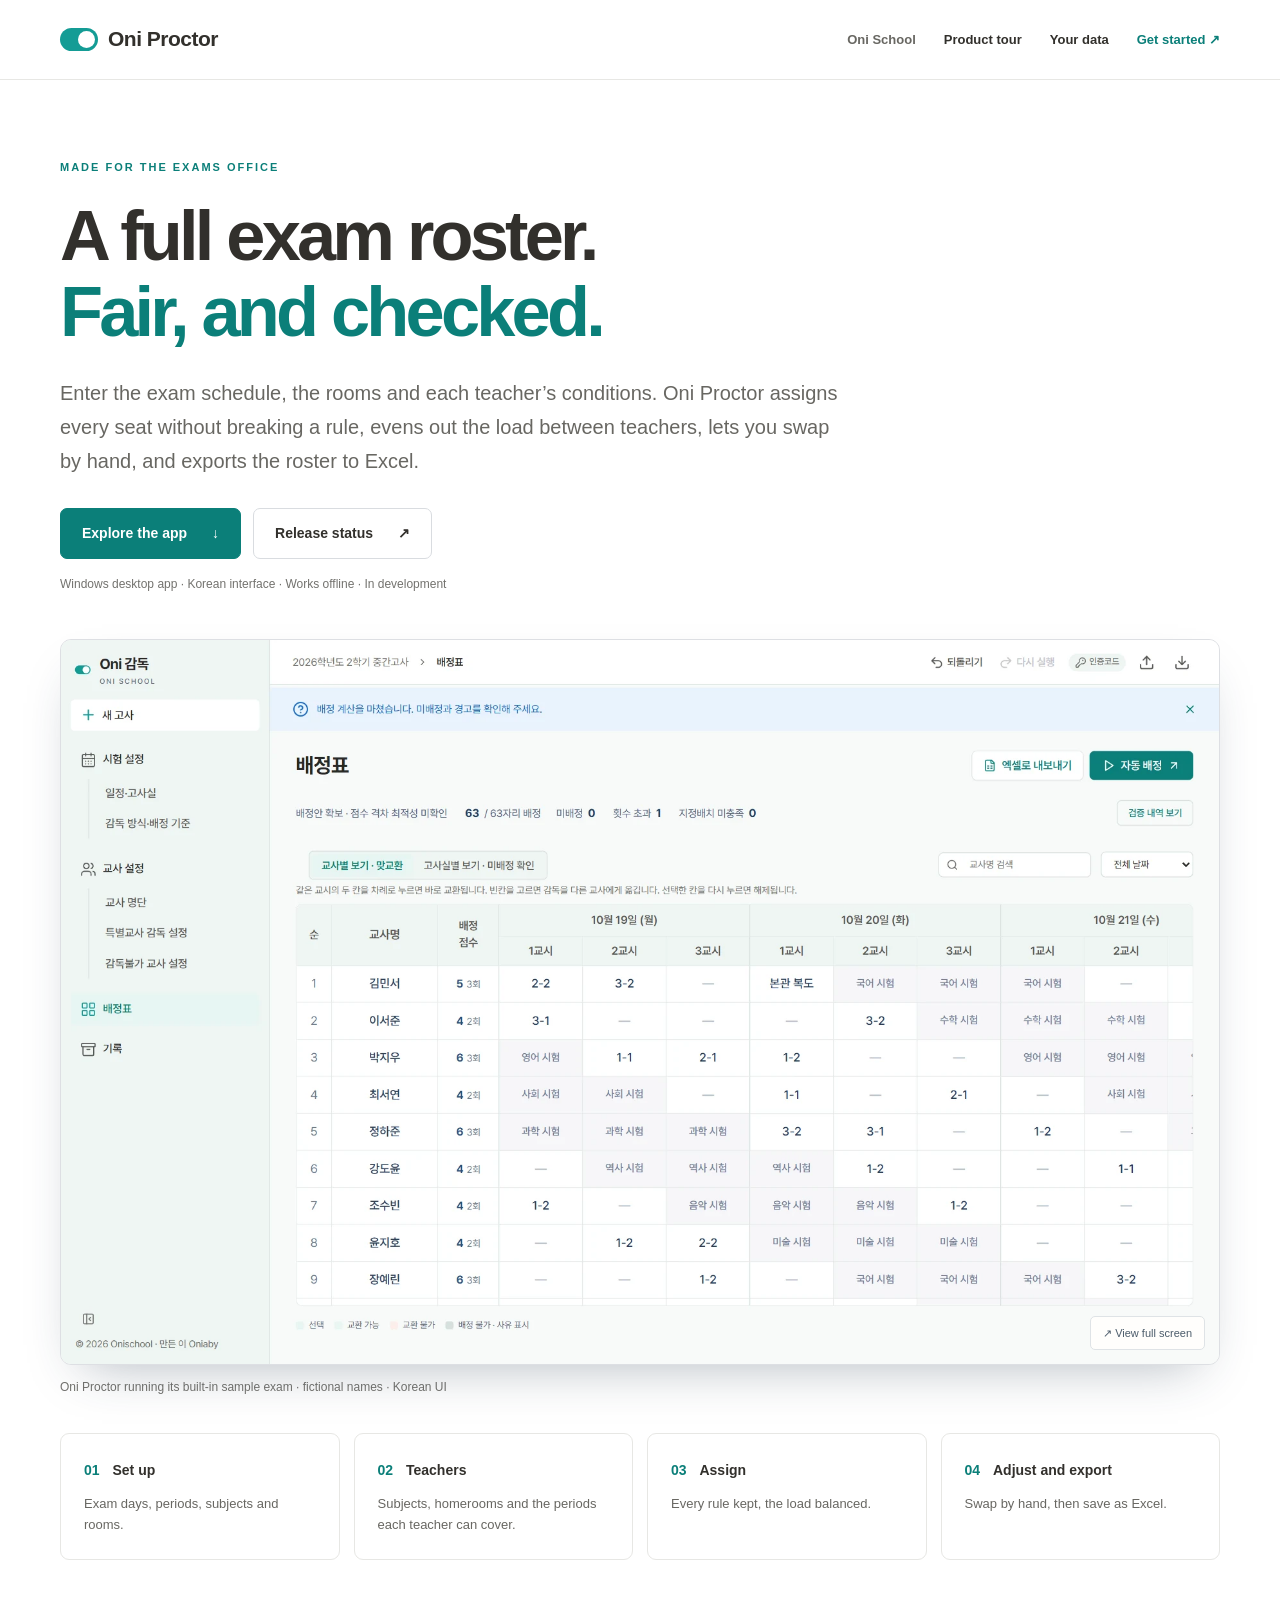
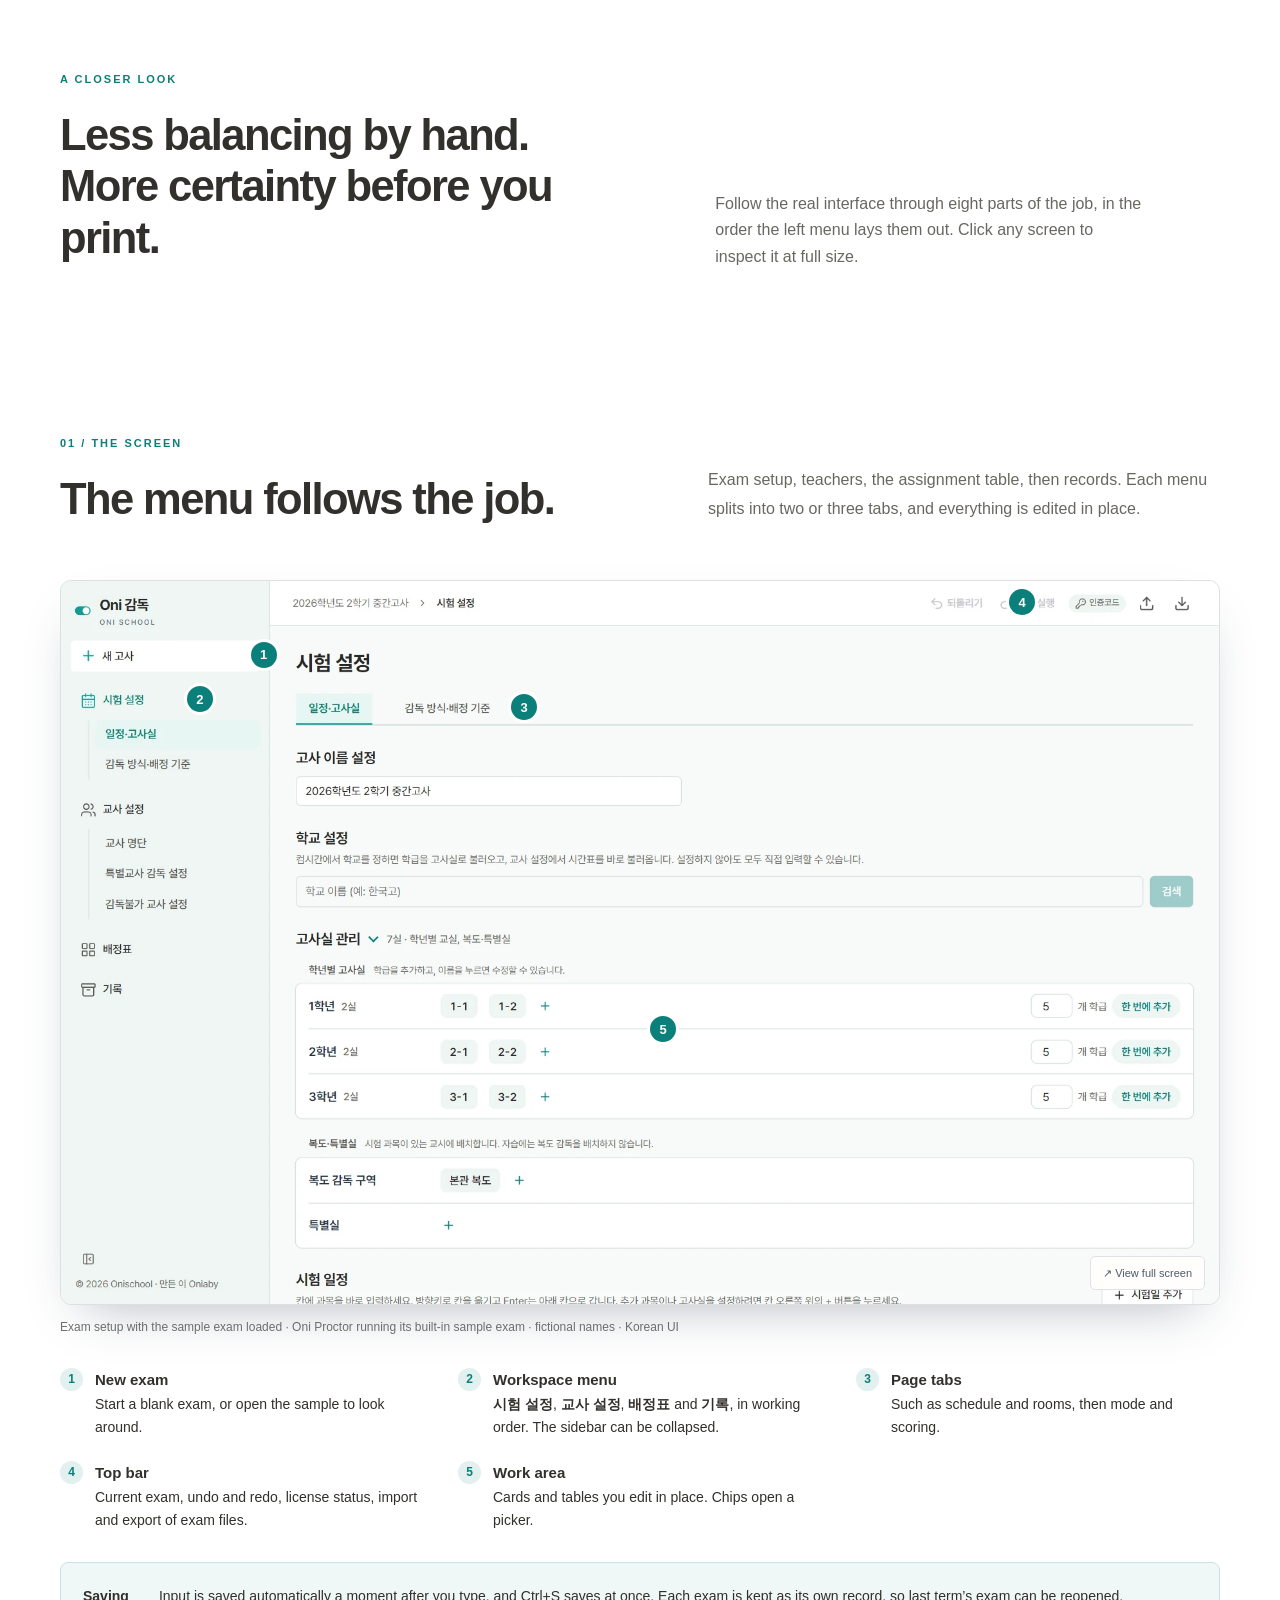
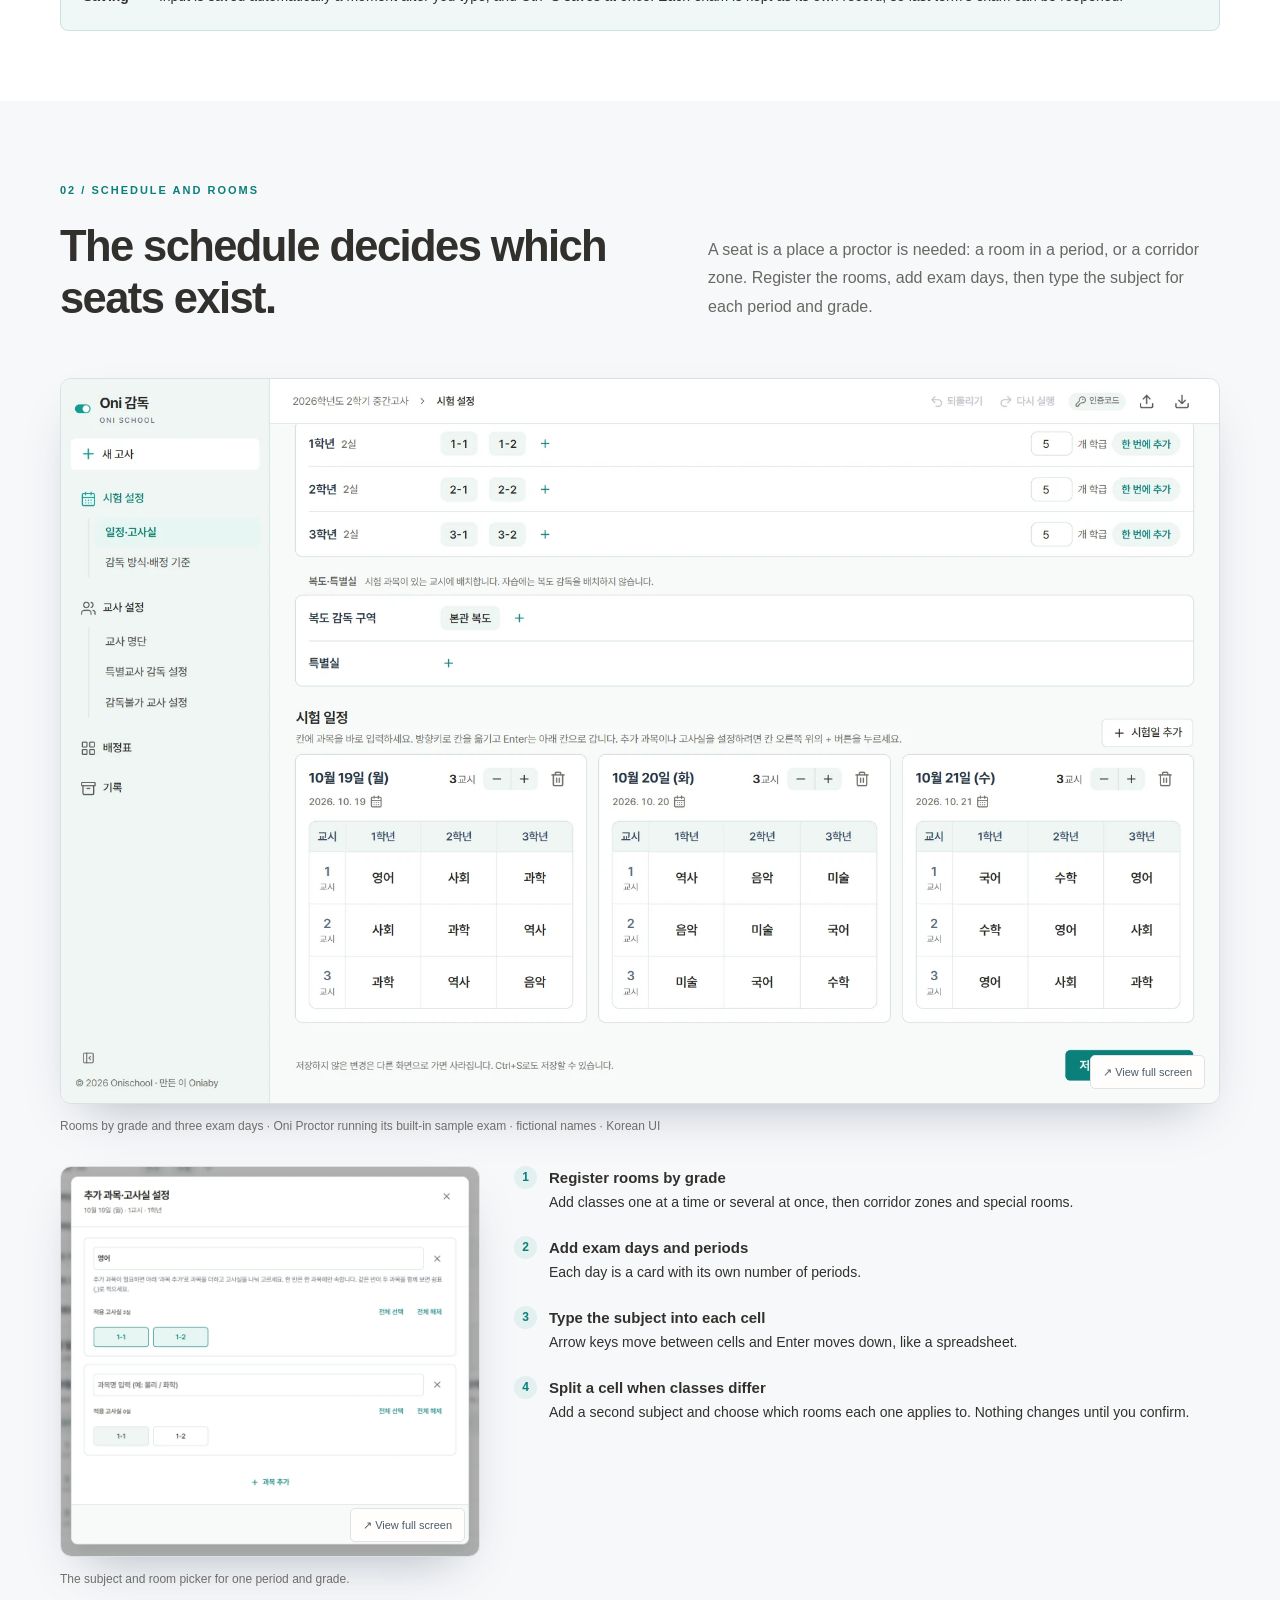
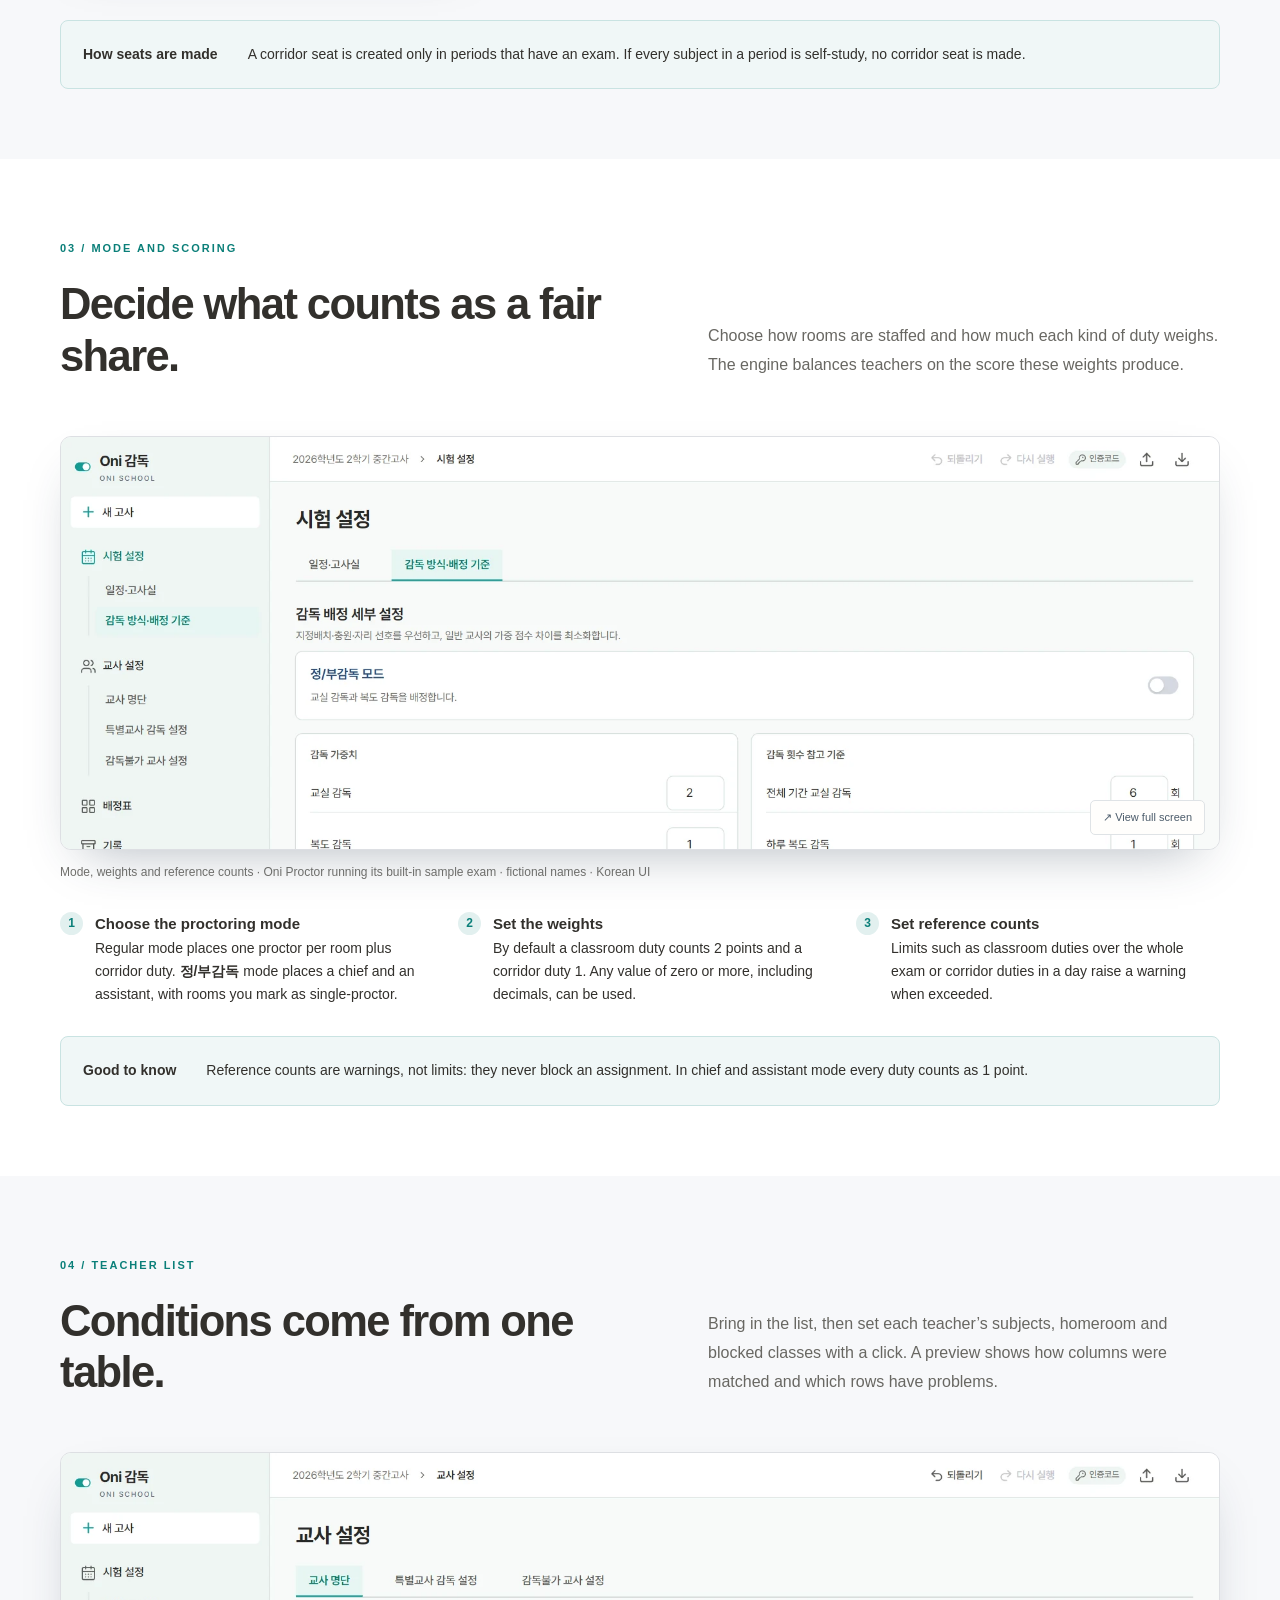
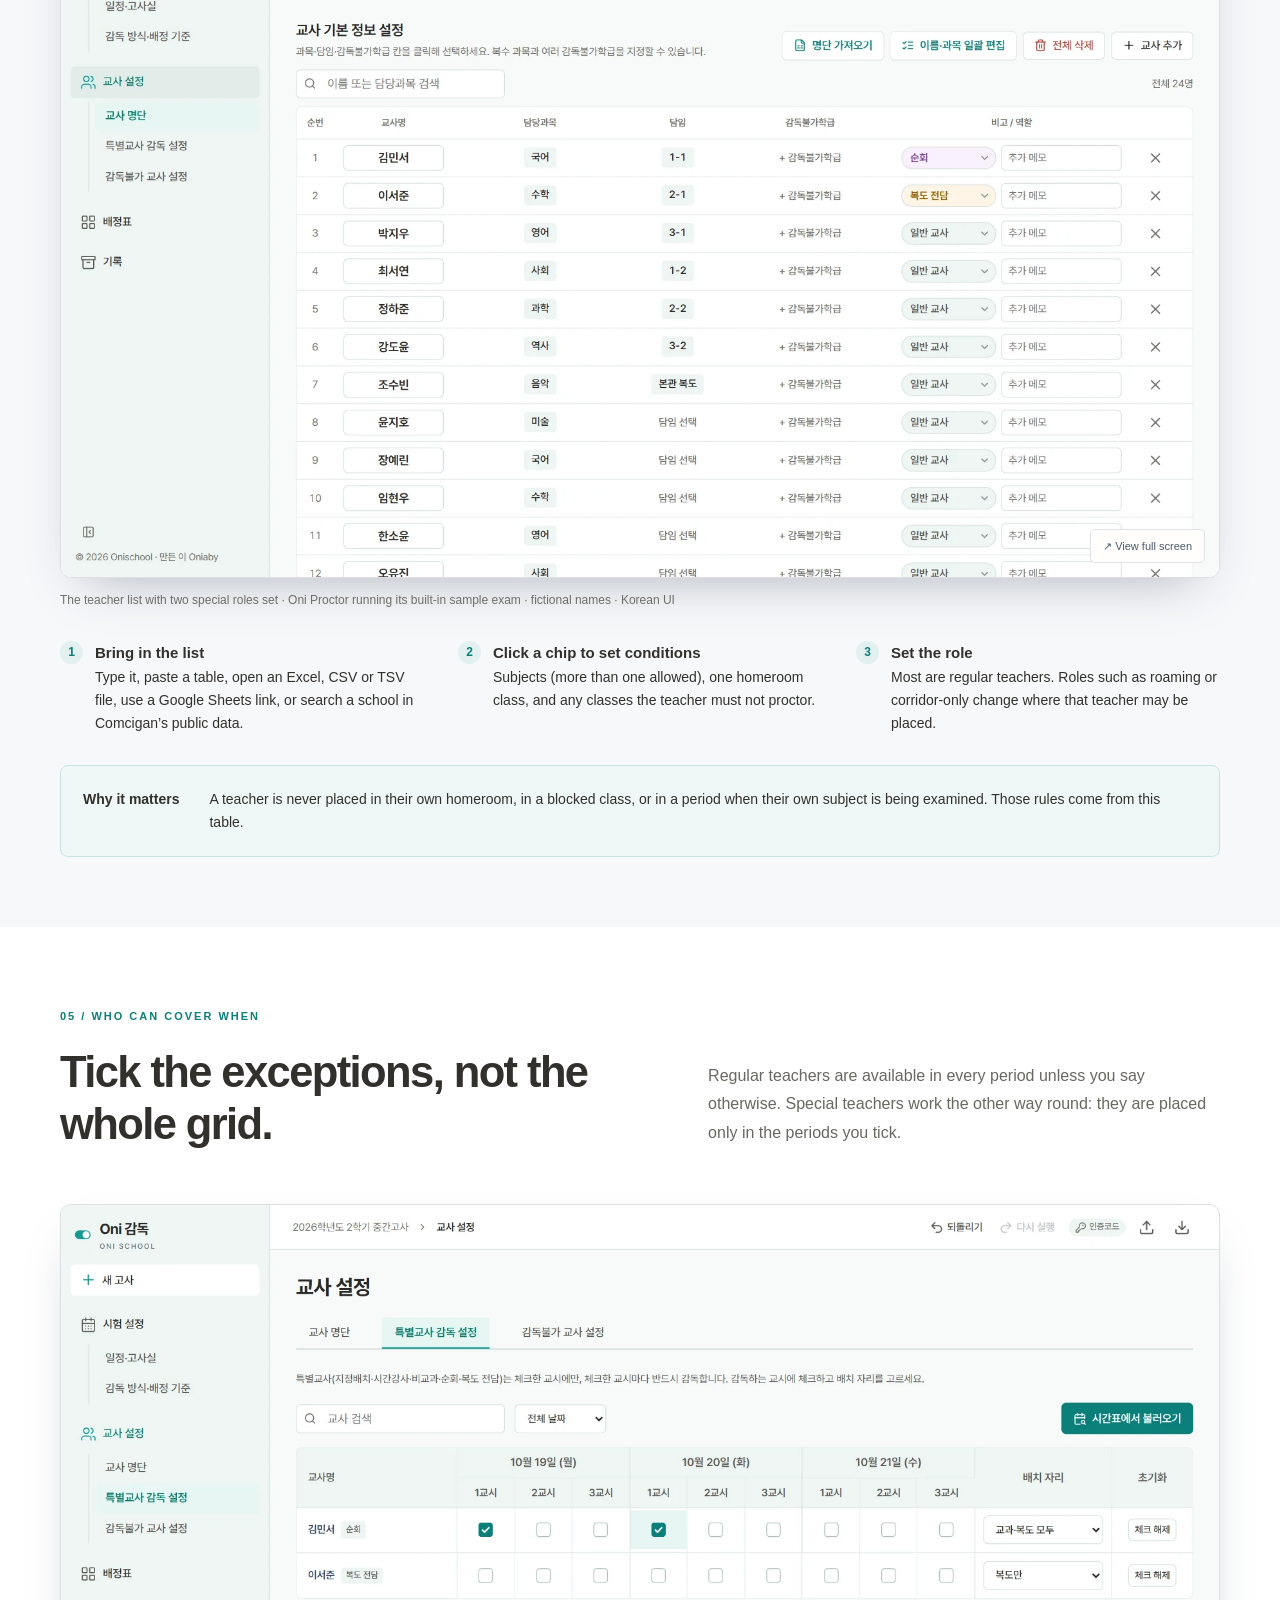
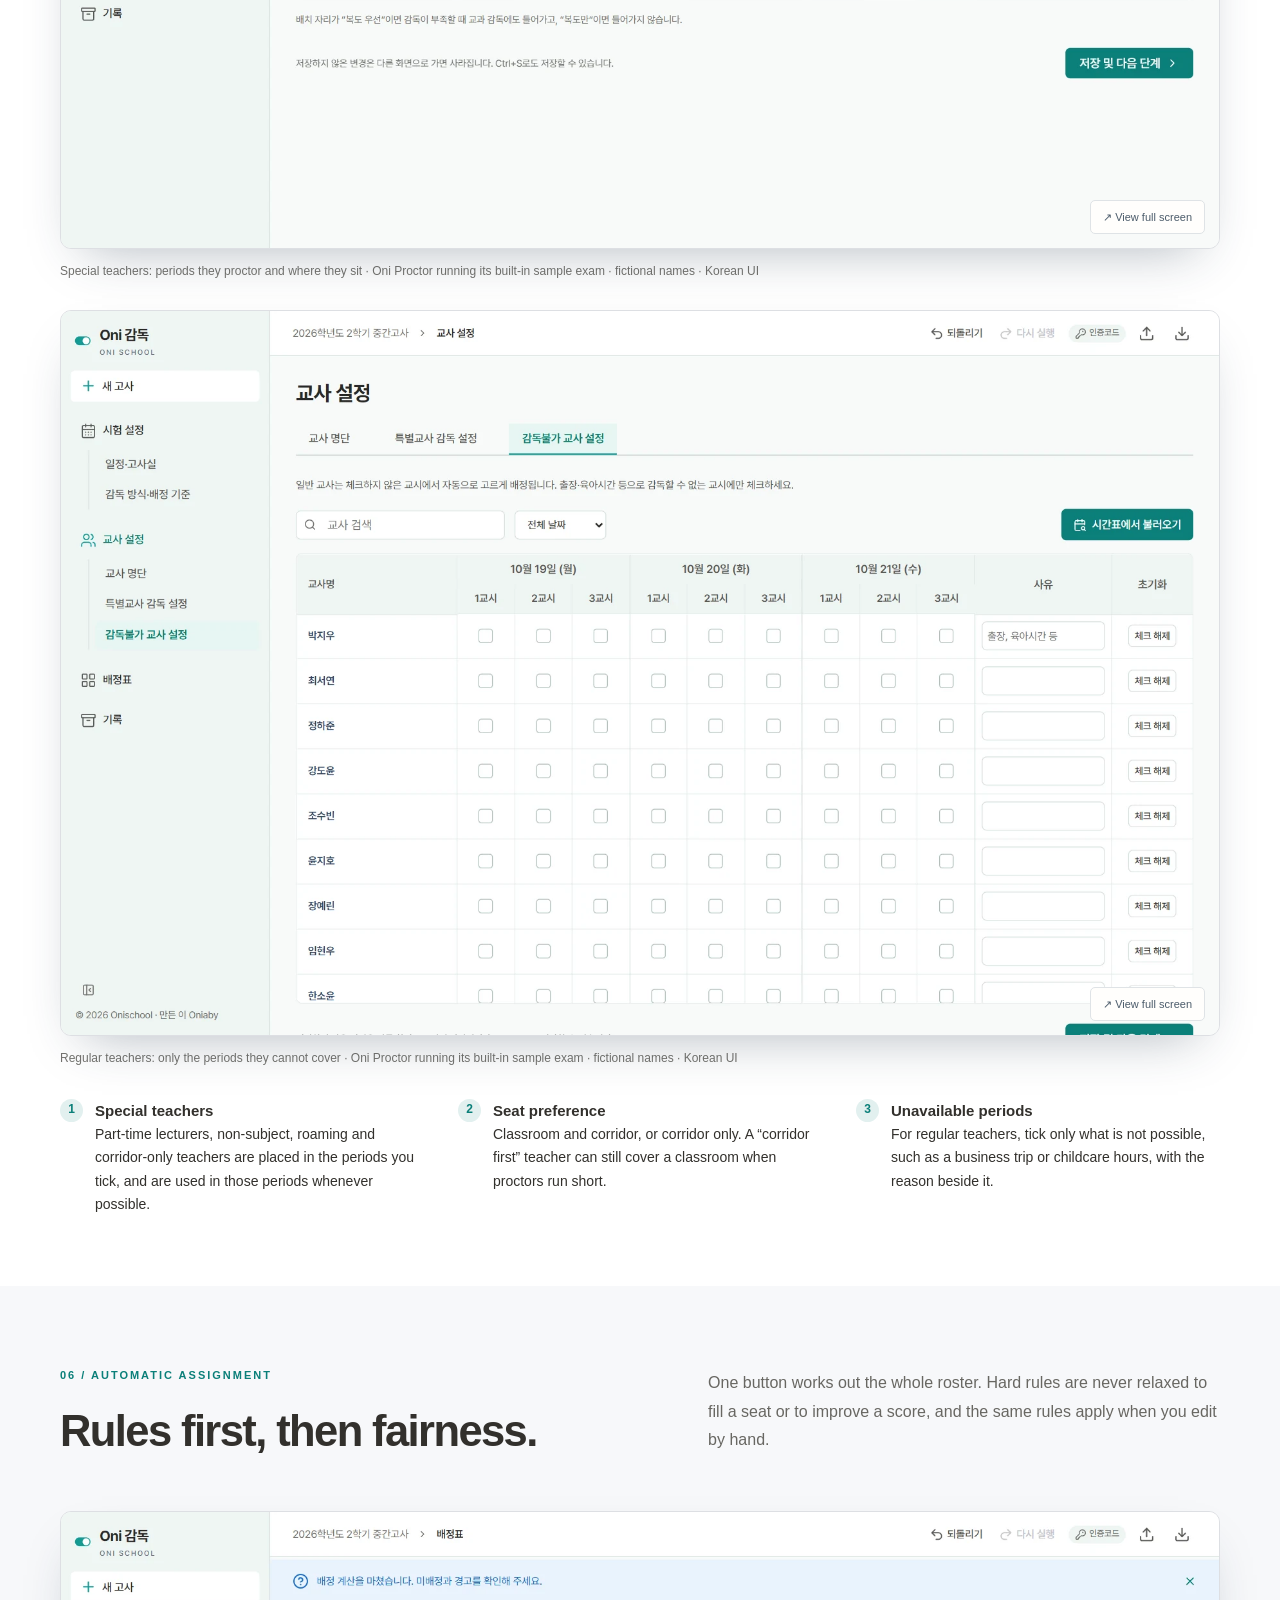
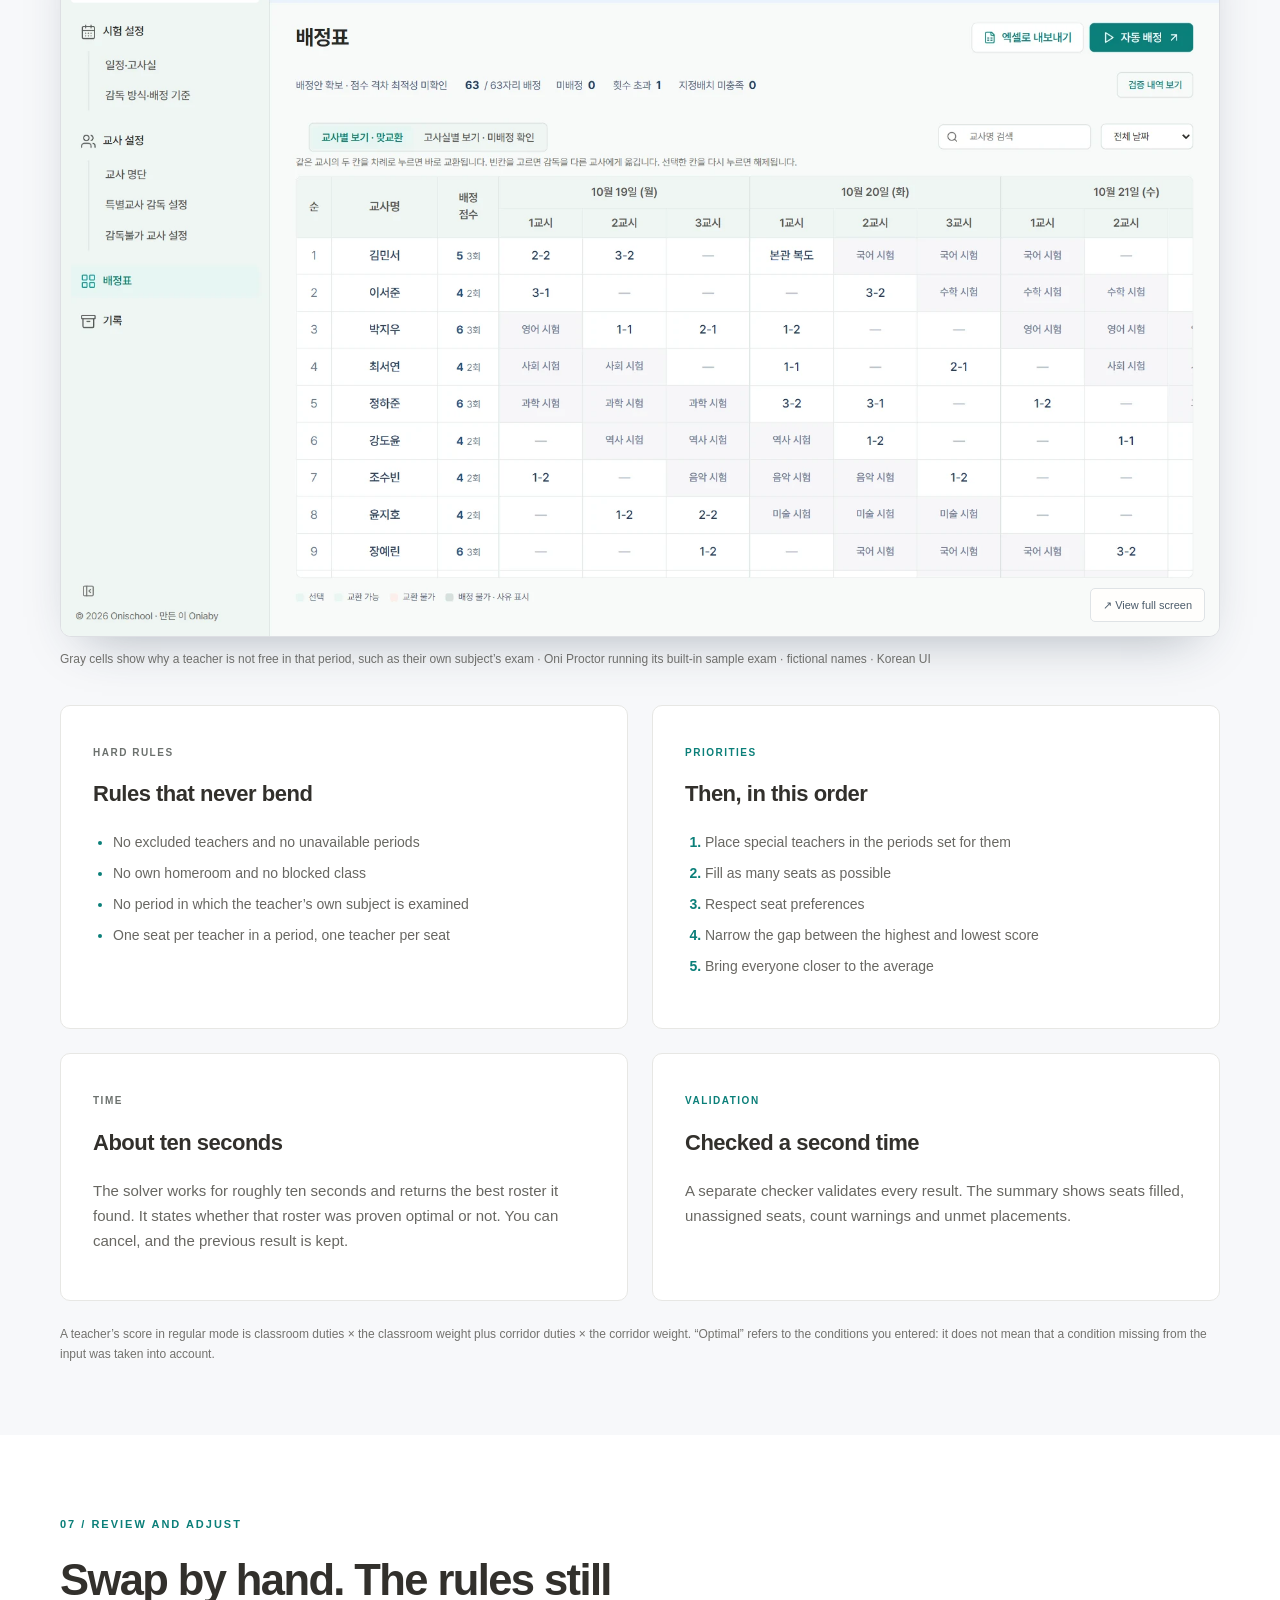
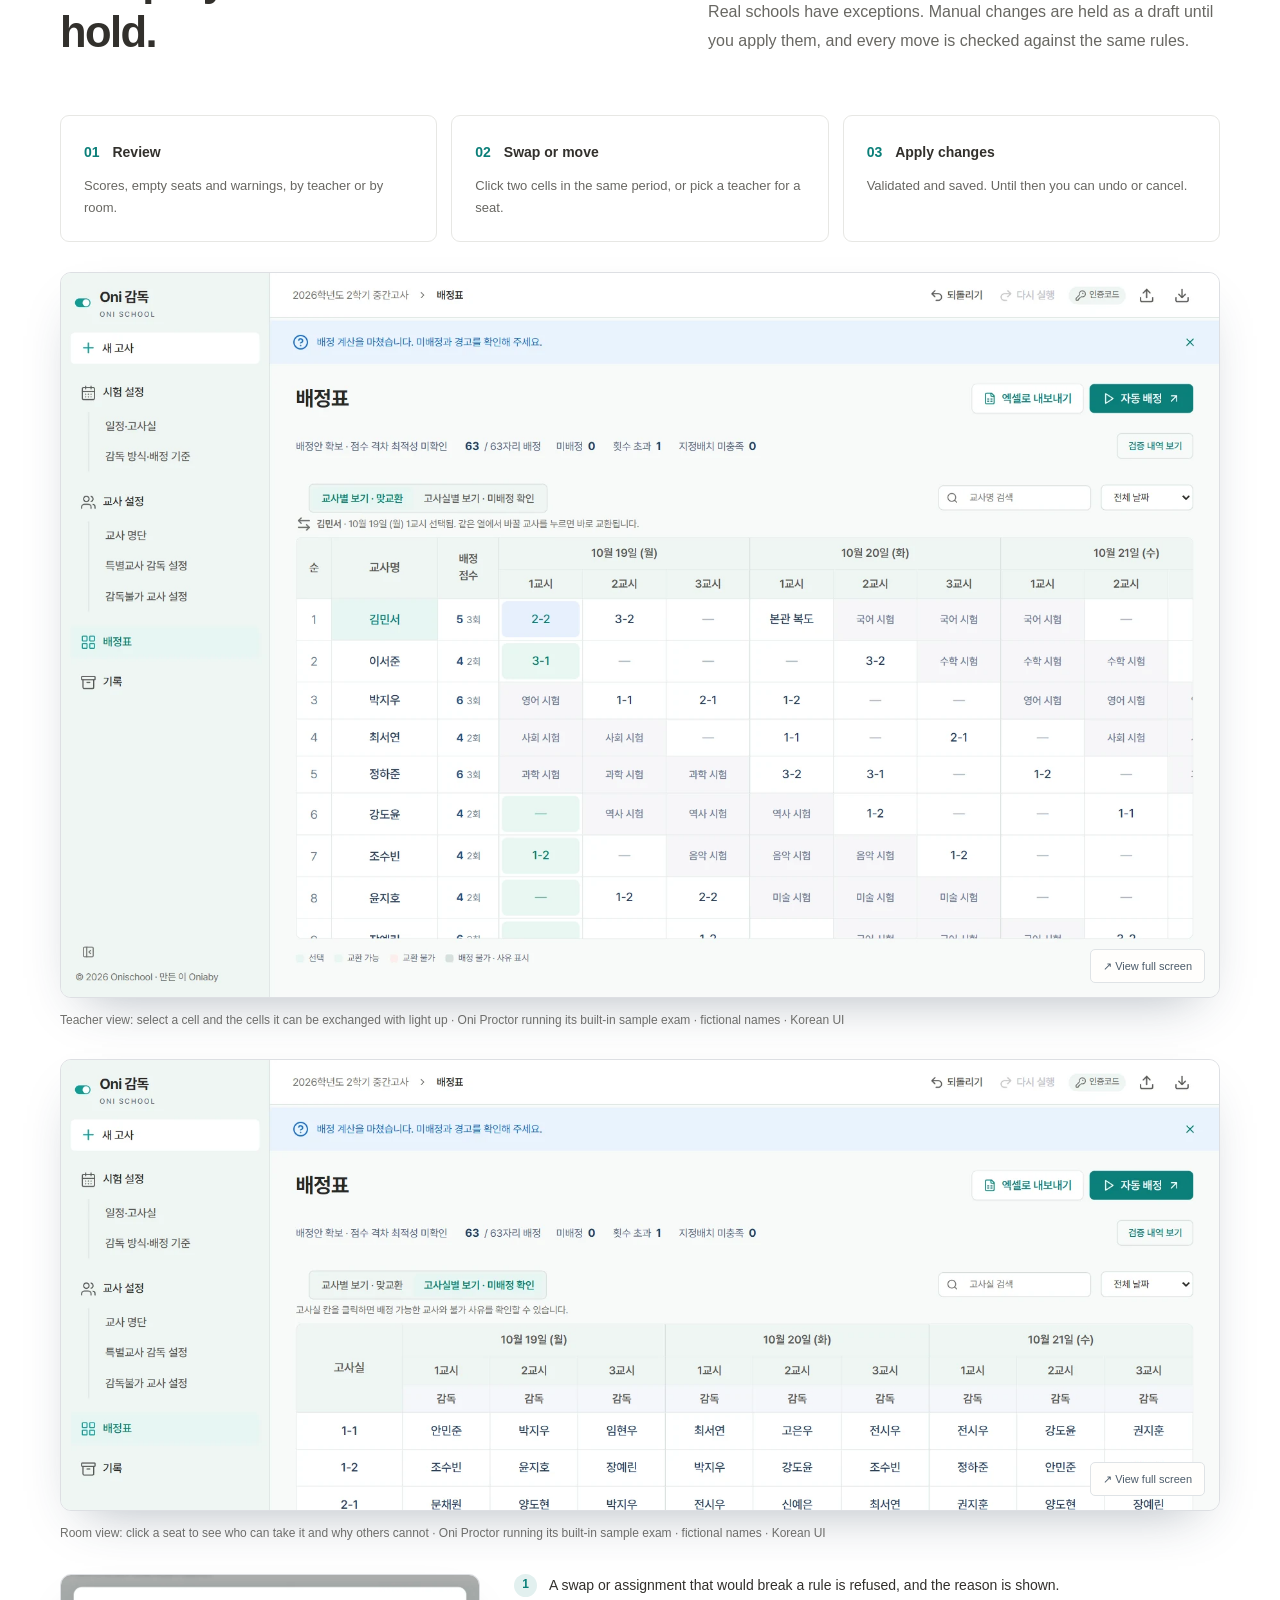
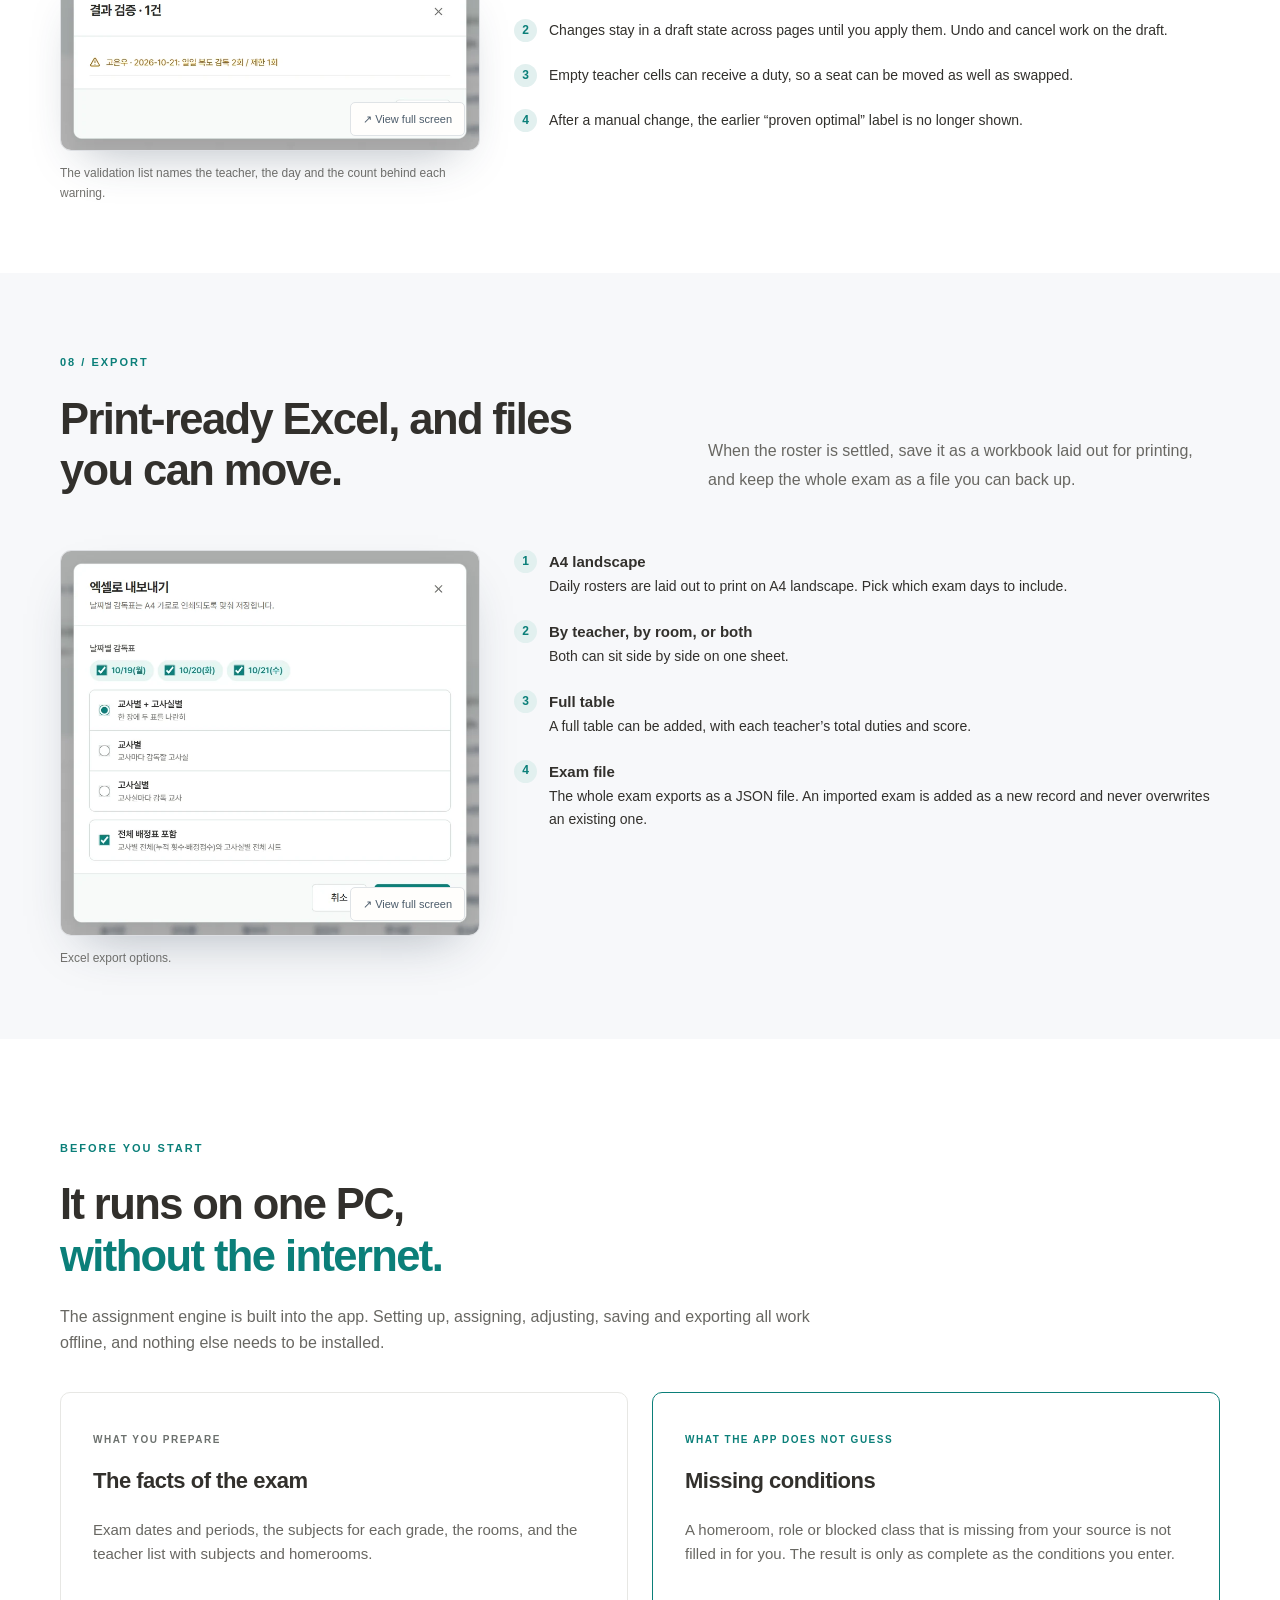
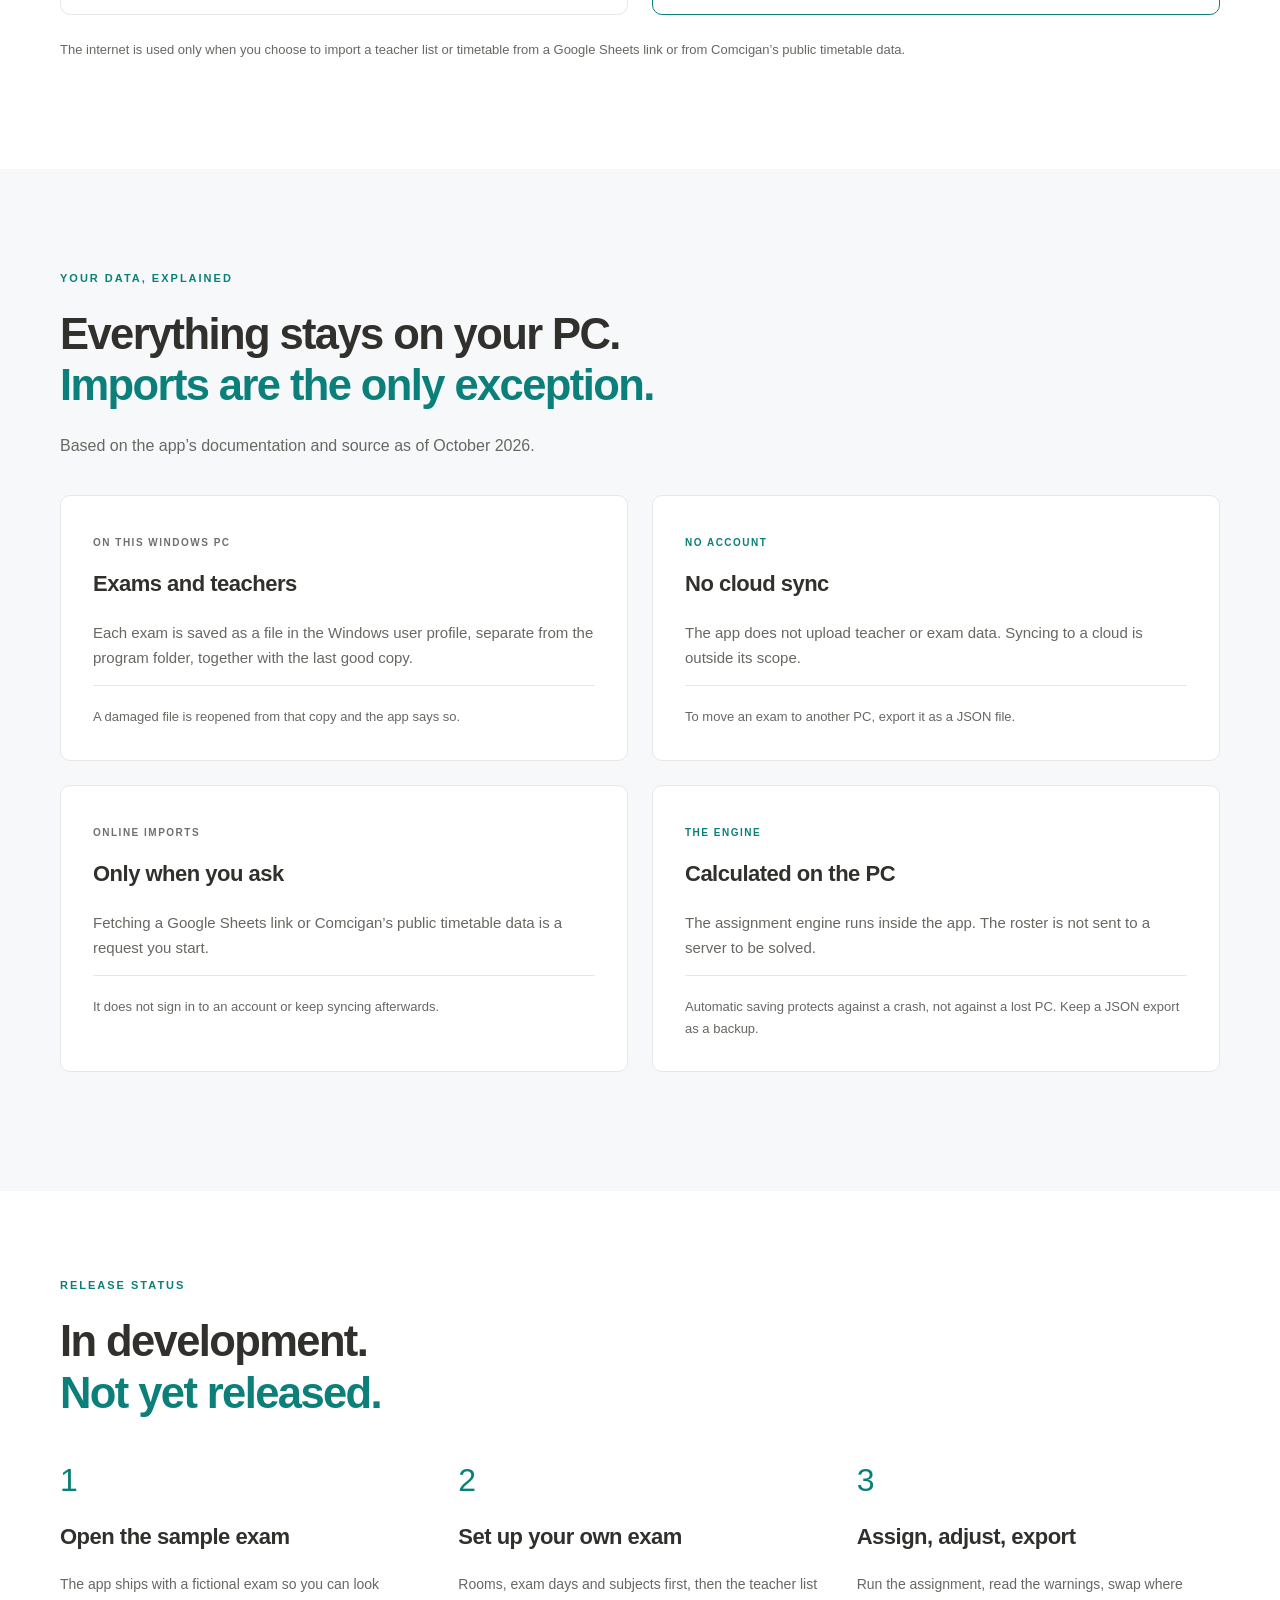
<file: oni-proctor/index.html>
<!doctype html>
<html lang="en">
<head>
<meta charset="utf-8">
<meta name="viewport" content="width=device-width,initial-scale=1">
<title>Oni Proctor — A full exam roster, fair and checked</title>
<meta name="description" content="Oni Proctor is a Windows desktop app for Korean schools. Enter the exam schedule, rooms and teacher conditions, assign proctors automatically, adjust by hand and export the roster to Excel.">
<link rel="canonical" href="https://onischool.net/oni-proctor/">
<meta property="og:title" content="Oni Proctor — A full exam roster, fair and checked">
<meta property="og:description" content="Oni Proctor is a Windows desktop app for Korean schools. Enter the exam schedule, rooms and teacher conditions, assign proctors automatically, adjust by hand and export the roster to Excel.">
<meta property="og:type" content="website">
<meta property="og:url" content="https://onischool.net/oni-proctor/">
<meta property="og:image" content="https://onischool.net/assets/proctor/assign.webp">
<link rel="stylesheet" href="../assets/app.css">
</head>
<body class="app-proctor">
<a class="skip" href="#main">Skip to content</a>
<header class="nav">
<a class="brand" href="#"><span class="mark" aria-hidden="true"></span>Oni Proctor</a>
<nav aria-label="Page navigation">
<a href="../">Oni School</a>
<a href="#tour">Product tour</a>
<a href="#storage">Your data</a>
<a href="#start">Get started <span>↗</span></a>
</nav>
</header>
<main id="main">
<section class="hero wrap"><p class="eyebrow">Made for the exams office</p><h1>A full exam roster.<br><em>Fair, and checked.</em></h1><p class="lead">Enter the exam schedule, the rooms and each teacher’s conditions. Oni Proctor assigns every seat without breaking a rule, evens out the load between teachers, lets you swap by hand, and exports the roster to Excel.</p><div class="actions"><a class="button primary" href="#tour">Explore the app <span>↓</span></a><a class="button" href="#start">Release status <span>↗</span></a></div><p class="micro">Windows desktop app · Korean interface · Works offline · In development</p><figure><button class="screen" data-image="../assets/proctor/assign.webp" aria-label="Enlarge assignment table"><img src="../assets/proctor/assign.webp" alt="Oni Proctor assignment table: teachers in rows, exam days and periods in columns, each cell showing the room a teacher proctors, with a score for every teacher" width="1800" height="1125"><span class="zoom">↗ View full screen</span></button><figcaption>Oni Proctor running its built-in sample exam · fictional names · Korean UI</figcaption></figure><div class="steps"><div><b>01 <span>Set up</span></b><p>Exam days, periods, subjects and rooms.</p></div><div><b>02 <span>Teachers</span></b><p>Subjects, homerooms and the periods each teacher can cover.</p></div><div><b>03 <span>Assign</span></b><p>Every rule kept, the load balanced.</p></div><div><b>04 <span>Adjust and export</span></b><p>Swap by hand, then save as Excel.</p></div></div></section><section class="intro wrap" id="tour"><p class="eyebrow">A closer look</p><h2>Less balancing by hand.<br>More certainty before you print.</h2><p>Follow the real interface through eight parts of the job, in the order the left menu lays them out. Click any screen to inspect it at full size.</p></section><section class="chapter" id="screen"><div class="wrap"><div class="chapter-heading"><div><p class="eyebrow">01 / The screen</p><h2>The menu follows the job.</h2></div><p>Exam setup, teachers, the assignment table, then records. Each menu splits into two or three tabs, and everything is edited in place.</p></div><figure><button class="screen" data-image="../assets/proctor/screen.webp" aria-label="Enlarge annotated screen"><img src="../assets/proctor/screen.webp" alt="Oni Proctor exam setup screen with five numbered markers: new exam button, workspace menu, page tabs, top bar, and the work area with rooms by grade" loading="lazy" width="1800" height="1125"><span class="pin" style="left:17.5%;top:10.3%">1</span><span class="pin" style="left:12%;top:16.4%">2</span><span class="pin" style="left:40%;top:17.5%">3</span><span class="pin" style="left:83%;top:3%">4</span><span class="pin" style="left:52%;top:62%">5</span><span class="zoom">↗ View full screen</span></button><figcaption>Exam setup with the sample exam loaded · Oni Proctor running its built-in sample exam · fictional names · Korean UI</figcaption></figure><div class="notes"><div><span class="number">1</span><p><b>New exam</b>Start a blank exam, or open the sample to look around.</p></div><div><span class="number">2</span><p><b>Workspace menu</b><span class="ko">시험 설정</span>, <span class="ko">교사 설정</span>, <span class="ko">배정표</span> and <span class="ko">기록</span>, in working order. The sidebar can be collapsed.</p></div><div><span class="number">3</span><p><b>Page tabs</b>Such as schedule and rooms, then mode and scoring.</p></div><div><span class="number">4</span><p><b>Top bar</b>Current exam, undo and redo, license status, import and export of exam files.</p></div><div><span class="number">5</span><p><b>Work area</b>Cards and tables you edit in place. Chips open a picker.</p></div></div><aside class="tip"><b>Saving</b><span>Input is saved automatically a moment after you type, and Ctrl+S saves at once. Each exam is kept as its own record, so last term’s exam can be reopened.</span></aside></div></section><section class="chapter tinted" id="setup"><div class="wrap"><div class="chapter-heading"><div><p class="eyebrow">02 / Schedule and rooms</p><h2>The schedule decides which seats exist.</h2></div><p>A seat is a place a proctor is needed: a room in a period, or a corridor zone. Register the rooms, add exam days, then type the subject for each period and grade.</p></div><figure><button class="screen" data-image="../assets/proctor/schedule.webp" aria-label="Enlarge schedule screen"><img src="../assets/proctor/schedule.webp" alt="Rooms listed by grade, corridor zones, and three exam days shown as cards with a period by grade table of subjects" loading="lazy" width="1800" height="1125"><span class="zoom">↗ View full screen</span></button><figcaption>Rooms by grade and three exam days · Oni Proctor running its built-in sample exam · fictional names · Korean UI</figcaption></figure><div class="pair"><figure><button class="screen" data-image="../assets/proctor/room-picker.webp" aria-label="Enlarge subject and room picker"><img src="../assets/proctor/room-picker.webp" alt="Dialog for a period: the subject English applied to rooms 1-1 and 1-2, with a second subject row ready to be added" loading="lazy" width="1000" height="930"><span class="zoom">↗ View full screen</span></button><figcaption>The subject and room picker for one period and grade.</figcaption></figure><div class="notes"><div><span class="number">1</span><p><b>Register rooms by grade</b>Add classes one at a time or several at once, then corridor zones and special rooms.</p></div><div><span class="number">2</span><p><b>Add exam days and periods</b>Each day is a card with its own number of periods.</p></div><div><span class="number">3</span><p><b>Type the subject into each cell</b>Arrow keys move between cells and Enter moves down, like a spreadsheet.</p></div><div><span class="number">4</span><p><b>Split a cell when classes differ</b>Add a second subject and choose which rooms each one applies to. Nothing changes until you confirm.</p></div></div></div><aside class="tip"><b>How seats are made</b><span>A corridor seat is created only in periods that have an exam. If every subject in a period is self-study, no corridor seat is made.</span></aside></div></section><section class="chapter" id="mode"><div class="wrap"><div class="chapter-heading"><div><p class="eyebrow">03 / Mode and scoring</p><h2>Decide what counts as a fair share.</h2></div><p>Choose how rooms are staffed and how much each kind of duty weighs. The engine balances teachers on the score these weights produce.</p></div><figure><button class="screen" data-image="../assets/proctor/settings.webp" aria-label="Enlarge mode and scoring screen"><img src="../assets/proctor/settings.webp" alt="Settings: a switch for chief and assistant proctor mode, weights of 2 for classroom and 1 for corridor duty, and reference counts" loading="lazy" width="1800" height="640"><span class="zoom">↗ View full screen</span></button><figcaption>Mode, weights and reference counts · Oni Proctor running its built-in sample exam · fictional names · Korean UI</figcaption></figure><div class="notes"><div><span class="number">1</span><p><b>Choose the proctoring mode</b>Regular mode places one proctor per room plus corridor duty. <span class="ko">정/부감독</span> mode places a chief and an assistant, with rooms you mark as single-proctor.</p></div><div><span class="number">2</span><p><b>Set the weights</b>By default a classroom duty counts 2 points and a corridor duty 1. Any value of zero or more, including decimals, can be used.</p></div><div><span class="number">3</span><p><b>Set reference counts</b>Limits such as classroom duties over the whole exam or corridor duties in a day raise a warning when exceeded.</p></div></div><aside class="tip"><b>Good to know</b><span>Reference counts are warnings, not limits: they never block an assignment. In chief and assistant mode every duty counts as 1 point.</span></aside></div></section><section class="chapter tinted" id="teachers"><div class="wrap"><div class="chapter-heading"><div><p class="eyebrow">04 / Teacher list</p><h2>Conditions come from one table.</h2></div><p>Bring in the list, then set each teacher’s subjects, homeroom and blocked classes with a click. A preview shows how columns were matched and which rows have problems.</p></div><figure><button class="screen" data-image="../assets/proctor/teachers.webp" aria-label="Enlarge teacher list screen"><img src="../assets/proctor/teachers.webp" alt="Teacher table with columns for name, subject, homeroom, blocked classes and role. Two teachers have special roles" loading="lazy" width="1800" height="1125"><span class="zoom">↗ View full screen</span></button><figcaption>The teacher list with two special roles set · Oni Proctor running its built-in sample exam · fictional names · Korean UI</figcaption></figure><div class="notes"><div><span class="number">1</span><p><b>Bring in the list</b>Type it, paste a table, open an Excel, CSV or TSV file, use a Google Sheets link, or search a school in Comcigan’s public data.</p></div><div><span class="number">2</span><p><b>Click a chip to set conditions</b>Subjects (more than one allowed), one homeroom class, and any classes the teacher must not proctor.</p></div><div><span class="number">3</span><p><b>Set the role</b>Most are regular teachers. Roles such as roaming or corridor-only change where that teacher may be placed.</p></div></div><aside class="tip"><b>Why it matters</b><span>A teacher is never placed in their own homeroom, in a blocked class, or in a period when their own subject is being examined. Those rules come from this table.</span></aside></div></section><section class="chapter" id="times"><div class="wrap"><div class="chapter-heading"><div><p class="eyebrow">05 / Who can cover when</p><h2>Tick the exceptions, not the whole grid.</h2></div><p>Regular teachers are available in every period unless you say otherwise. Special teachers work the other way round: they are placed only in the periods you tick.</p></div><figure><button class="screen" data-image="../assets/proctor/special.webp" aria-label="Enlarge special teacher screen"><img src="../assets/proctor/special.webp" alt="A grid of exam days and periods with checkboxes for two special teachers, and a seat preference for each" loading="lazy" width="1800" height="1000"><span class="zoom">↗ View full screen</span></button><figcaption>Special teachers: periods they proctor and where they sit · Oni Proctor running its built-in sample exam · fictional names · Korean UI</figcaption></figure><figure><button class="screen" data-image="../assets/proctor/blocked.webp" aria-label="Enlarge unavailable periods screen"><img src="../assets/proctor/blocked.webp" alt="A grid of regular teachers by exam period with checkboxes for periods they cannot proctor, and a reason field" loading="lazy" width="1800" height="1125"><span class="zoom">↗ View full screen</span></button><figcaption>Regular teachers: only the periods they cannot cover · Oni Proctor running its built-in sample exam · fictional names · Korean UI</figcaption></figure><div class="notes"><div><span class="number">1</span><p><b>Special teachers</b>Part-time lecturers, non-subject, roaming and corridor-only teachers are placed in the periods you tick, and are used in those periods whenever possible.</p></div><div><span class="number">2</span><p><b>Seat preference</b>Classroom and corridor, or corridor only. A “corridor first” teacher can still cover a classroom when proctors run short.</p></div><div><span class="number">3</span><p><b>Unavailable periods</b>For regular teachers, tick only what is not possible, such as a business trip or childcare hours, with the reason beside it.</p></div></div></div></section><section class="chapter tinted" id="assign"><div class="wrap"><div class="chapter-heading"><div><p class="eyebrow">06 / Automatic assignment</p><h2>Rules first, then fairness.</h2></div><p>One button works out the whole roster. Hard rules are never relaxed to fill a seat or to improve a score, and the same rules apply when you edit by hand.</p></div><figure><button class="screen" data-image="../assets/proctor/assign.webp" aria-label="Enlarge assignment result screen"><img src="../assets/proctor/assign.webp" alt="Assignment result by teacher, with a summary of seats filled, unassigned seats, count warnings and unmet designated placements" loading="lazy" width="1800" height="1125"><span class="zoom">↗ View full screen</span></button><figcaption>Gray cells show why a teacher is not free in that period, such as their own subject’s exam · Oni Proctor running its built-in sample exam · fictional names · Korean UI</figcaption></figure><div class="data-grid"><article><span class="data-label">Hard rules</span><h3>Rules that never bend</h3><ul><li>No excluded teachers and no unavailable periods</li><li>No own homeroom and no blocked class</li><li>No period in which the teacher’s own subject is examined</li><li>One seat per teacher in a period, one teacher per seat</li></ul></article><article><span class="data-label blue">Priorities</span><h3>Then, in this order</h3><ol><li>Place special teachers in the periods set for them</li><li>Fill as many seats as possible</li><li>Respect seat preferences</li><li>Narrow the gap between the highest and lowest score</li><li>Bring everyone closer to the average</li></ol></article><article><span class="data-label">Time</span><h3>About ten seconds</h3><p>The solver works for roughly ten seconds and returns the best roster it found. It states whether that roster was proven optimal or not. You can cancel, and the previous result is kept.</p></article><article><span class="data-label blue">Validation</span><h3>Checked a second time</h3><p>A separate checker validates every result. The summary shows seats filled, unassigned seats, count warnings and unmet placements.</p></article></div><p class="micro">A teacher’s score in regular mode is classroom duties × the classroom weight plus corridor duties × the corridor weight. “Optimal” refers to the conditions you entered: it does not mean that a condition missing from the input was taken into account.</p></div></section><section class="chapter" id="adjust"><div class="wrap"><div class="chapter-heading"><div><p class="eyebrow">07 / Review and adjust</p><h2>Swap by hand. The rules still hold.</h2></div><p>Real schools have exceptions. Manual changes are held as a draft until you apply them, and every move is checked against the same rules.</p></div><div class="steps three"><div><b>01 <span>Review</span></b><p>Scores, empty seats and warnings, by teacher or by room.</p></div><div><b>02 <span>Swap or move</span></b><p>Click two cells in the same period, or pick a teacher for a seat.</p></div><div><b>03 <span>Apply changes</span></b><p>Validated and saved. Until then you can undo or cancel.</p></div></div><figure style="margin-top:30px"><button class="screen" data-image="../assets/proctor/swap.webp" aria-label="Enlarge swap screen"><img src="../assets/proctor/swap.webp" alt="Teacher view with one cell selected. Cells in the same period that can be swapped with it are highlighted" loading="lazy" width="1800" height="1125"><span class="zoom">↗ View full screen</span></button><figcaption>Teacher view: select a cell and the cells it can be exchanged with light up · Oni Proctor running its built-in sample exam · fictional names · Korean UI</figcaption></figure><figure><button class="screen" data-image="../assets/proctor/rooms.webp" aria-label="Enlarge room view screen"><img src="../assets/proctor/rooms.webp" alt="Room view: rooms in rows, exam periods in columns, each cell naming the assigned proctor" loading="lazy" width="1800" height="700"><span class="zoom">↗ View full screen</span></button><figcaption>Room view: click a seat to see who can take it and why others cannot · Oni Proctor running its built-in sample exam · fictional names · Korean UI</figcaption></figure><div class="pair"><figure><button class="screen" data-image="../assets/proctor/verify.webp" aria-label="Enlarge validation dialog"><img src="../assets/proctor/verify.webp" alt="Validation dialog listing one warning: a teacher has two corridor duties on one day against a reference of one" loading="lazy" width="800" height="335"><span class="zoom">↗ View full screen</span></button><figcaption>The validation list names the teacher, the day and the count behind each warning.</figcaption></figure><div class="notes"><div><span class="number">1</span><p>A swap or assignment that would break a rule is refused, and the reason is shown.</p></div><div><span class="number">2</span><p>Changes stay in a draft state across pages until you apply them. Undo and cancel work on the draft.</p></div><div><span class="number">3</span><p>Empty teacher cells can receive a duty, so a seat can be moved as well as swapped.</p></div><div><span class="number">4</span><p>After a manual change, the earlier “proven optimal” label is no longer shown.</p></div></div></div></div></section><section class="chapter tinted" id="export"><div class="wrap"><div class="chapter-heading"><div><p class="eyebrow">08 / Export</p><h2>Print-ready Excel, and files you can move.</h2></div><p>When the roster is settled, save it as a workbook laid out for printing, and keep the whole exam as a file you can back up.</p></div><div class="pair"><figure><button class="screen" data-image="../assets/proctor/export.webp" aria-label="Enlarge export dialog"><img src="../assets/proctor/export.webp" alt="Export dialog: pick exam days, choose a layout by teacher, by room or both, and include the full assignment table" loading="lazy" width="800" height="735"><span class="zoom">↗ View full screen</span></button><figcaption>Excel export options.</figcaption></figure><div class="notes"><div><span class="number">1</span><p><b>A4 landscape</b>Daily rosters are laid out to print on A4 landscape. Pick which exam days to include.</p></div><div><span class="number">2</span><p><b>By teacher, by room, or both</b>Both can sit side by side on one sheet.</p></div><div><span class="number">3</span><p><b>Full table</b>A full table can be added, with each teacher’s total duties and score.</p></div><div><span class="number">4</span><p><b>Exam file</b>The whole exam exports as a JSON file. An imported exam is added as a new record and never overwrites an existing one.</p></div></div></div></div></section><section class="storage wrap" id="offline"><p class="eyebrow">Before you start</p><h2>It runs on one PC,<br><em>without the internet.</em></h2><p class="section-lead">The assignment engine is built into the app. Setting up, assigning, adjusting, saving and exporting all work offline, and nothing else needs to be installed.</p><div class="data-grid"><article><span class="data-label">What you prepare</span><h3>The facts of the exam</h3><p>Exam dates and periods, the subjects for each grade, the rooms, and the teacher list with subjects and homerooms.</p></article><article class="pick"><span class="data-label blue">What the app does not guess</span><h3>Missing conditions</h3><p>A homeroom, role or blocked class that is missing from your source is not filled in for you. The result is only as complete as the conditions you enter.</p></article></div><p class="storage-note">The internet is used only when you choose to import a teacher list or timetable from a Google Sheets link or from Comcigan’s public timetable data.</p></section><section class="tinted"><div class="wrap storage" id="storage"><p class="eyebrow">Your data, explained</p><h2>Everything stays on your PC.<br><em>Imports are the only exception.</em></h2><p class="section-lead">Based on the app’s documentation and source as of October 2026.</p><div class="data-grid"><article><span class="data-label">On this Windows PC</span><h3>Exams and teachers</h3><p>Each exam is saved as a file in the Windows user profile, separate from the program folder, together with the last good copy.</p><p class="small">A damaged file is reopened from that copy and the app says so.</p></article><article><span class="data-label blue">No account</span><h3>No cloud sync</h3><p>The app does not upload teacher or exam data. Syncing to a cloud is outside its scope.</p><p class="small">To move an exam to another PC, export it as a JSON file.</p></article><article><span class="data-label">Online imports</span><h3>Only when you ask</h3><p>Fetching a Google Sheets link or Comcigan’s public timetable data is a request you start.</p><p class="small">It does not sign in to an account or keep syncing afterwards.</p></article><article><span class="data-label blue">The engine</span><h3>Calculated on the PC</h3><p>The assignment engine runs inside the app. The roster is not sent to a server to be solved.</p><p class="small">Automatic saving protects against a crash, not against a lost PC. Keep a JSON export as a backup.</p></article></div></div></section><section><div class="wrap setup" id="start"><p class="eyebrow">Release status</p><h2>In development.<br><em>Not yet released.</em></h2><div class="setup-grid"><article><b>1</b><h3>Open the sample exam</h3><p>The app ships with a fictional exam so you can look around every screen before entering anything.</p></article><article><b>2</b><h3>Set up your own exam</h3><p>Rooms, exam days and subjects first, then the teacher list and each teacher’s conditions.</p></article><article><b>3</b><h3>Assign, adjust, export</h3><p>Run the assignment, read the warnings, swap where needed, then save the Excel roster.</p></article></div><div class="faq"><details><summary>Can I download it now?</summary><p>Not yet. There is no public download. Release and licensing details will be published on this page when it is ready.</p></details><details><summary>Does it need the internet?</summary><p>No, for the core work. Assignment, adjustment, saving and export run offline. Importing from Google Sheets or Comcigan needs a connection.</p></details><details><summary>What does “optimal” mean here?</summary><p>It means no better roster exists for the conditions you entered. It does not check whether a real-world condition was left out of the input.</p></details><details><summary>Can a seat stay empty after a run?</summary><p>Yes. If no teacher is allowed to take a seat, it stays empty and is reported. The rules are not relaxed to fill it.</p></details><details><summary>Are these the app’s real screens?</summary><p>Yes. They were captured from the app’s own interface running its built-in sample exam. All names are fictional.</p></details><details><summary>Is Oni Proctor available in English?</summary><p>This product guide is in English. The application interface is Korean.</p></details></div></div></section><section class="cta wrap"><span class="mark" aria-hidden="true"></span><h2>Spend exam week<br>on the exam.</h2><p>Oni Proctor · Windows desktop app · In development</p><div class="actions"><a class="button primary" href="mailto:oniaby@onischool.net">Ask about release</a><a class="button" href="../">All Oni apps</a></div></section>
</main>
<footer class="wrap footer">
<a class="brand" href="#">Oni Proctor</a>
<span>By <a href="../">Oni School</a> · <a href="mailto:oniaby@onischool.net">oniaby@onischool.net</a></span>
<span><a href="../oni-class/">Oni Class</a> · <a href="../oni-record/">Oni Record</a></span>
</footer>
<dialog id="viewer"><div class="viewer-head"><span>Oni Proctor · Example screen</span><button id="close" aria-label="Close enlarged screen">Close ✕</button></div><img alt=""></dialog>
<script src="../assets/app.js"></script>
</body>
</html>
</file>
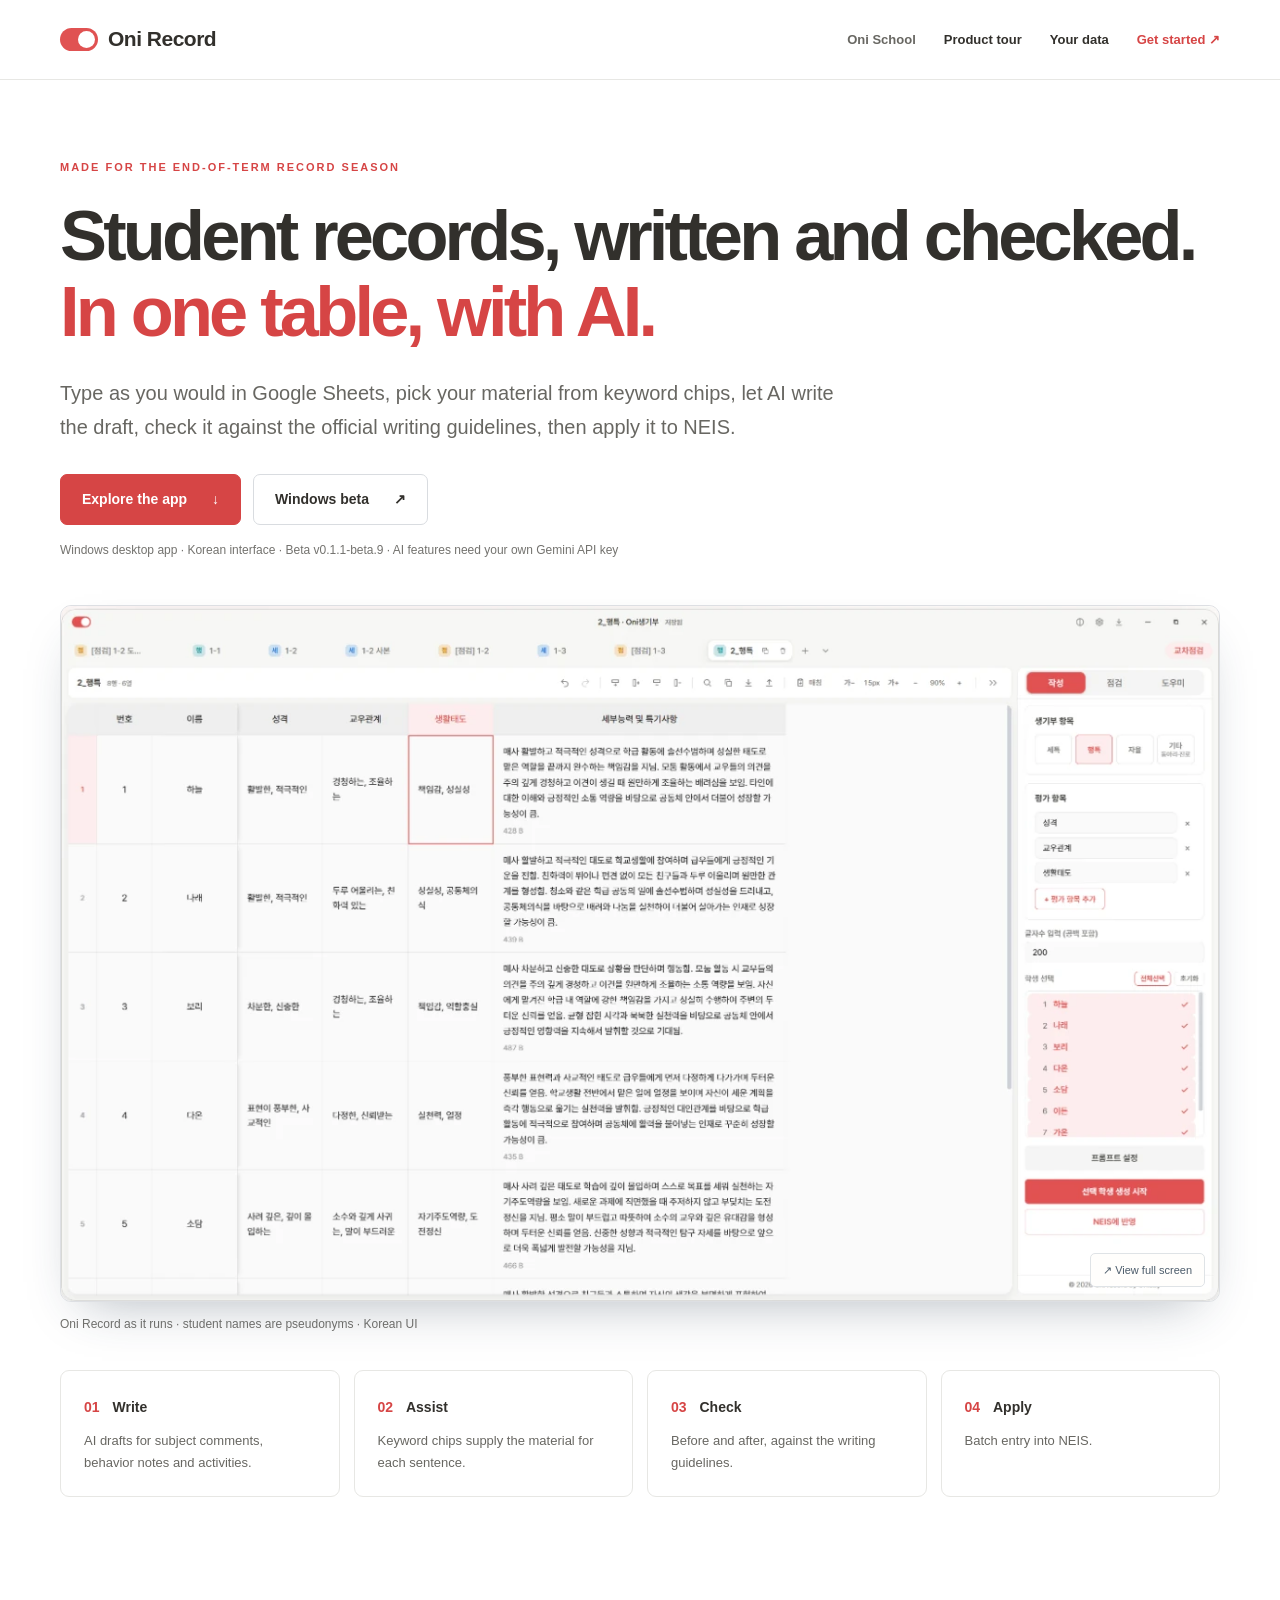
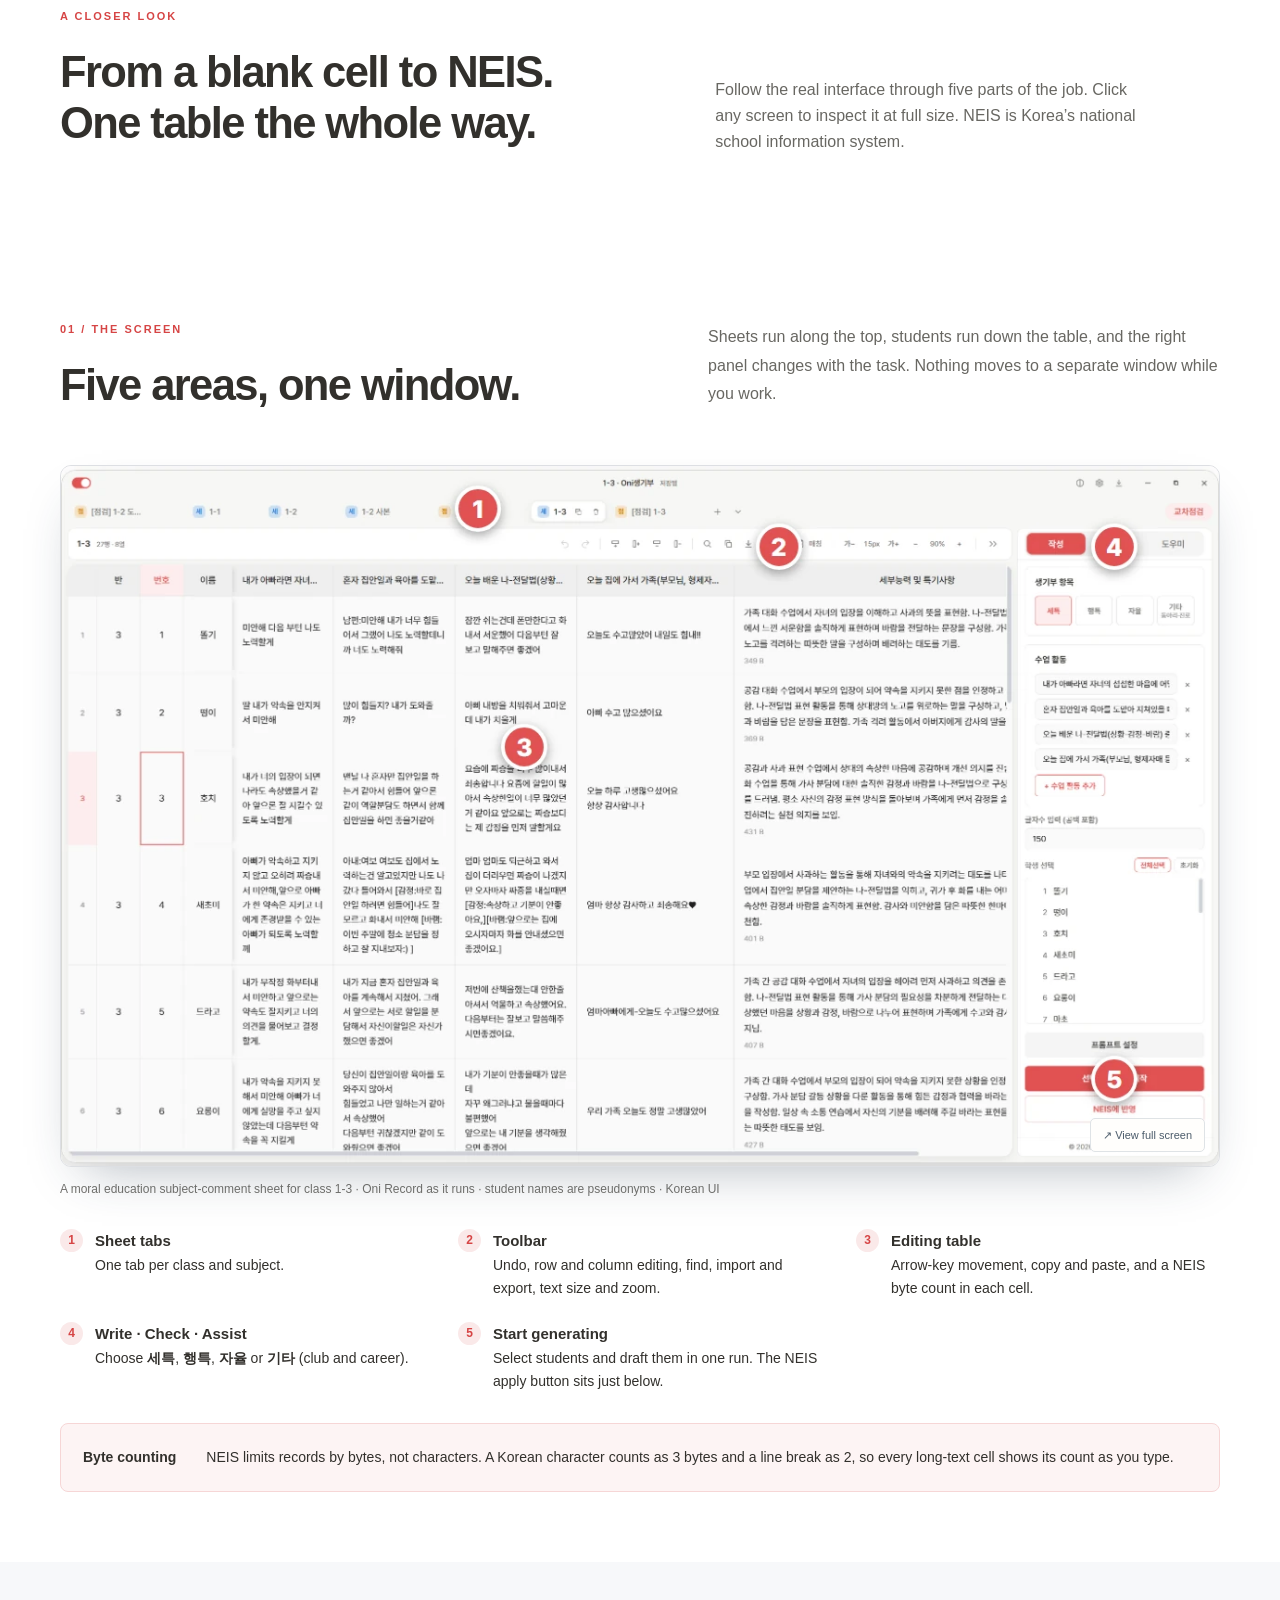
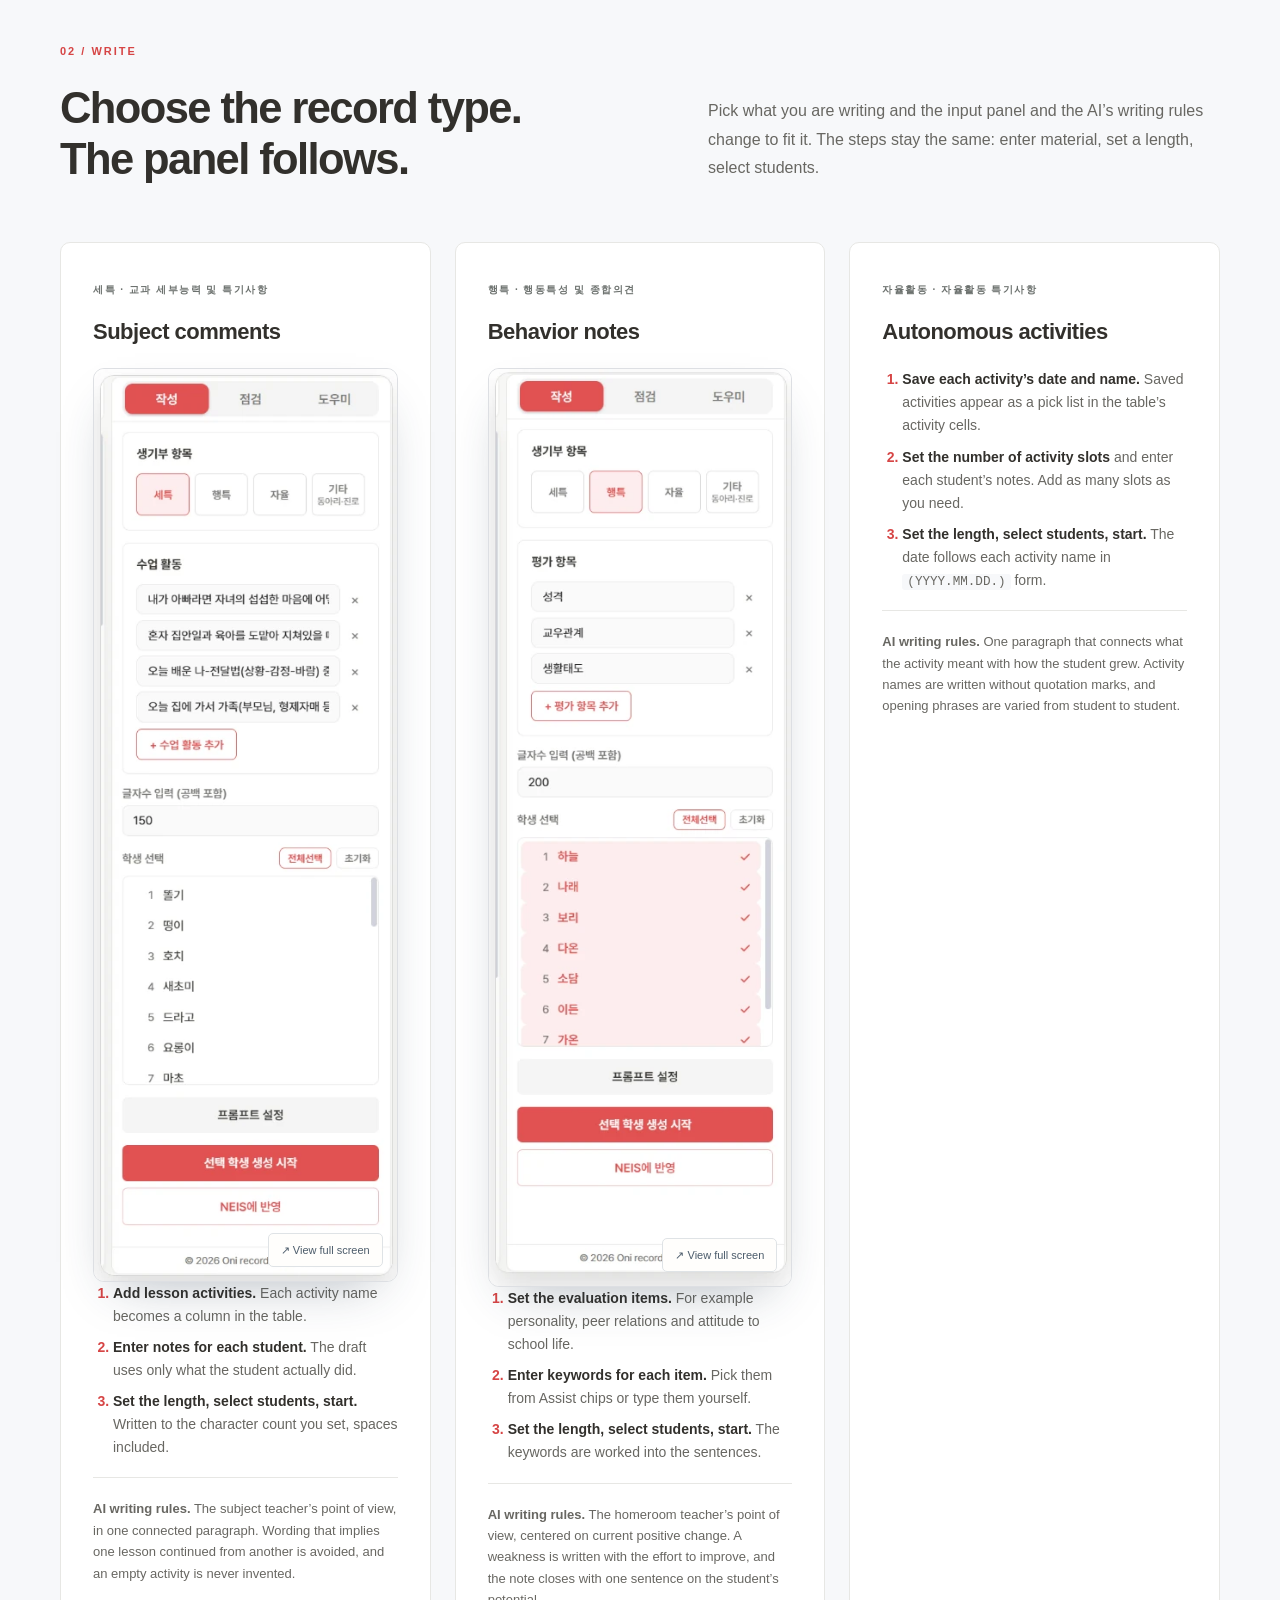
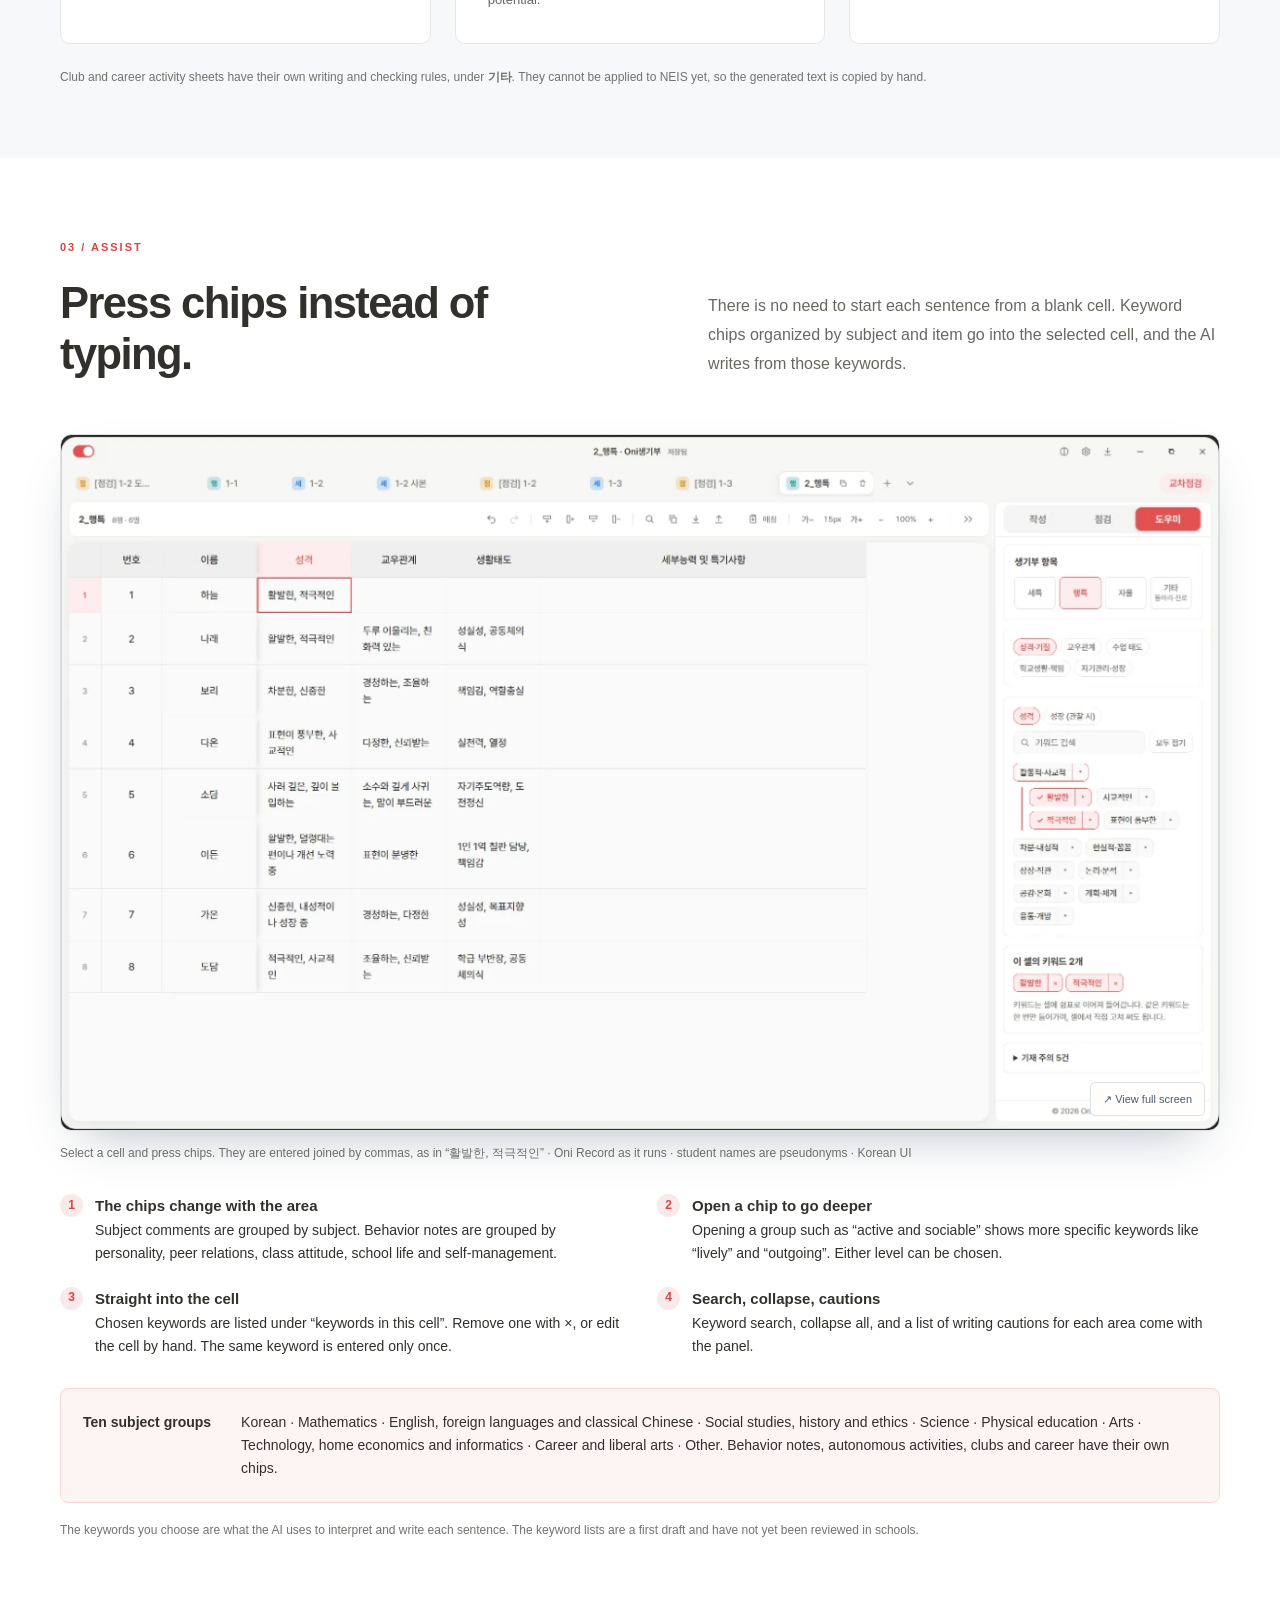
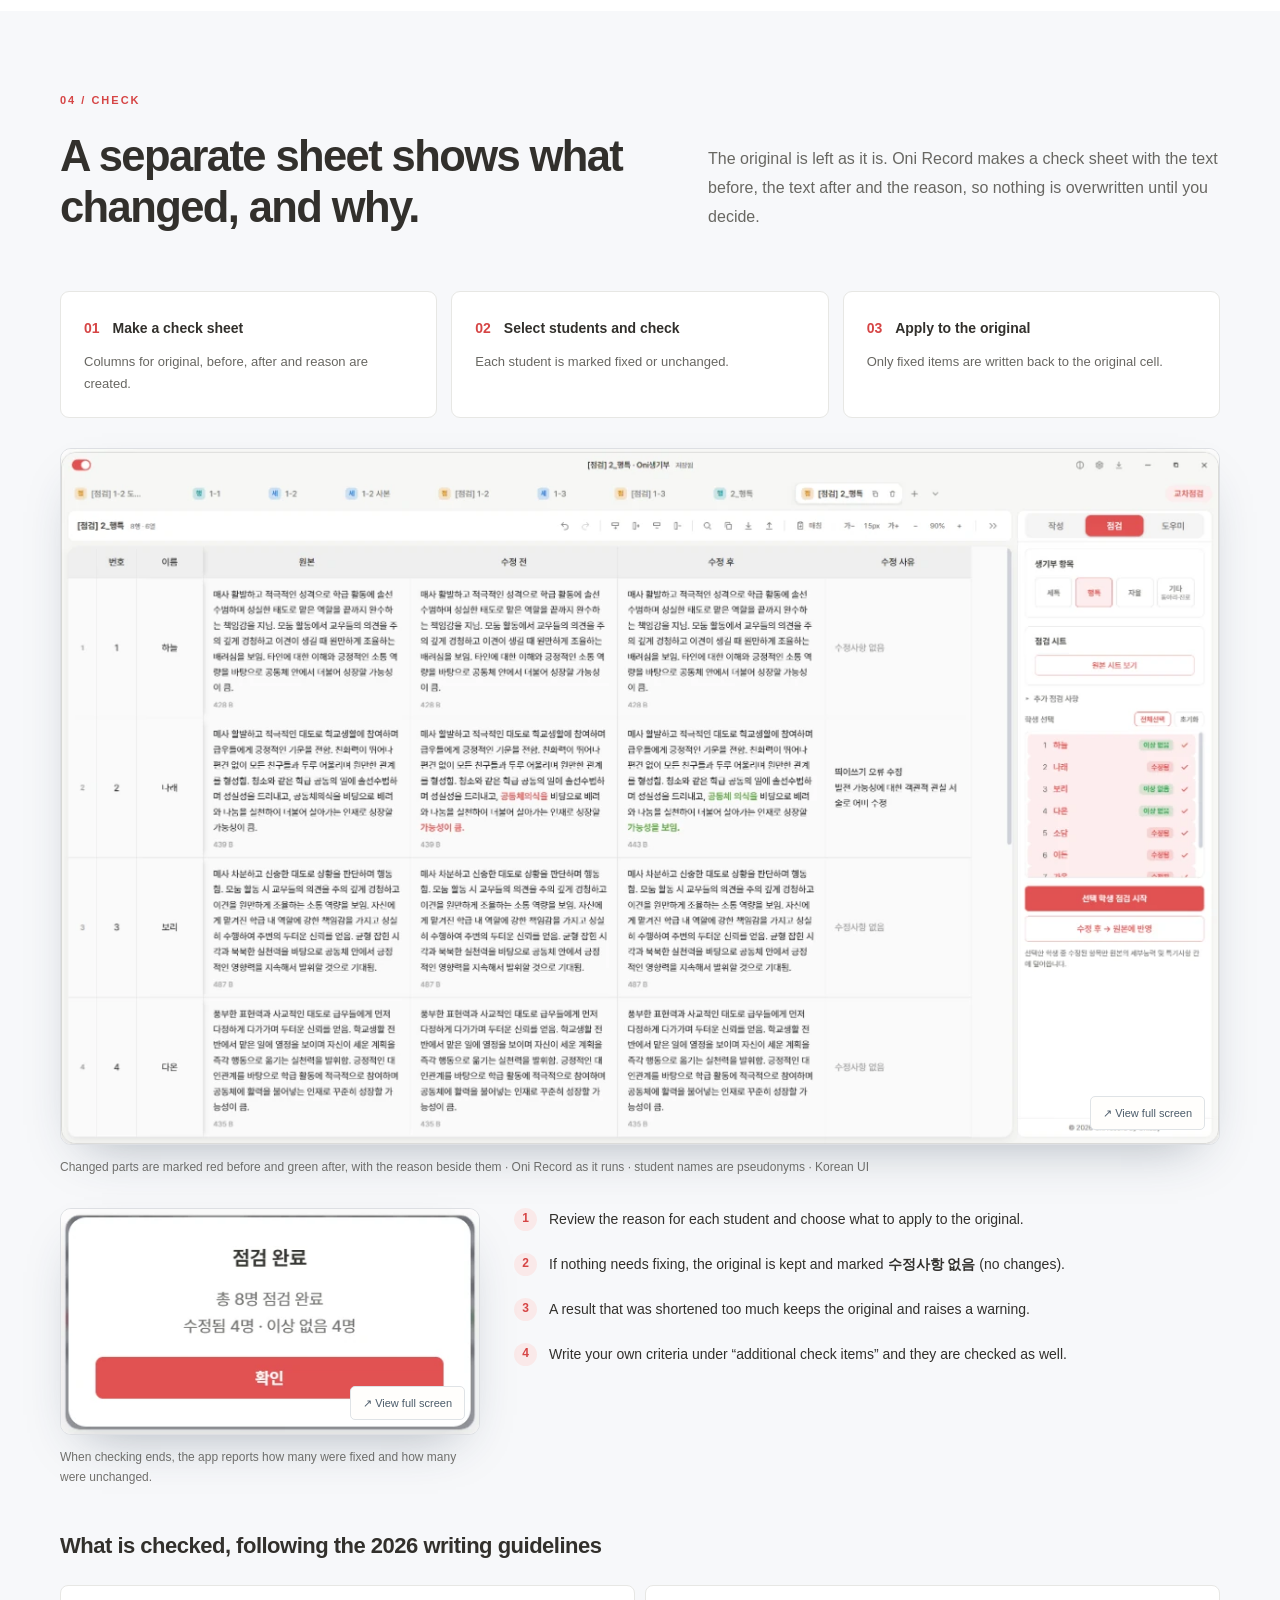
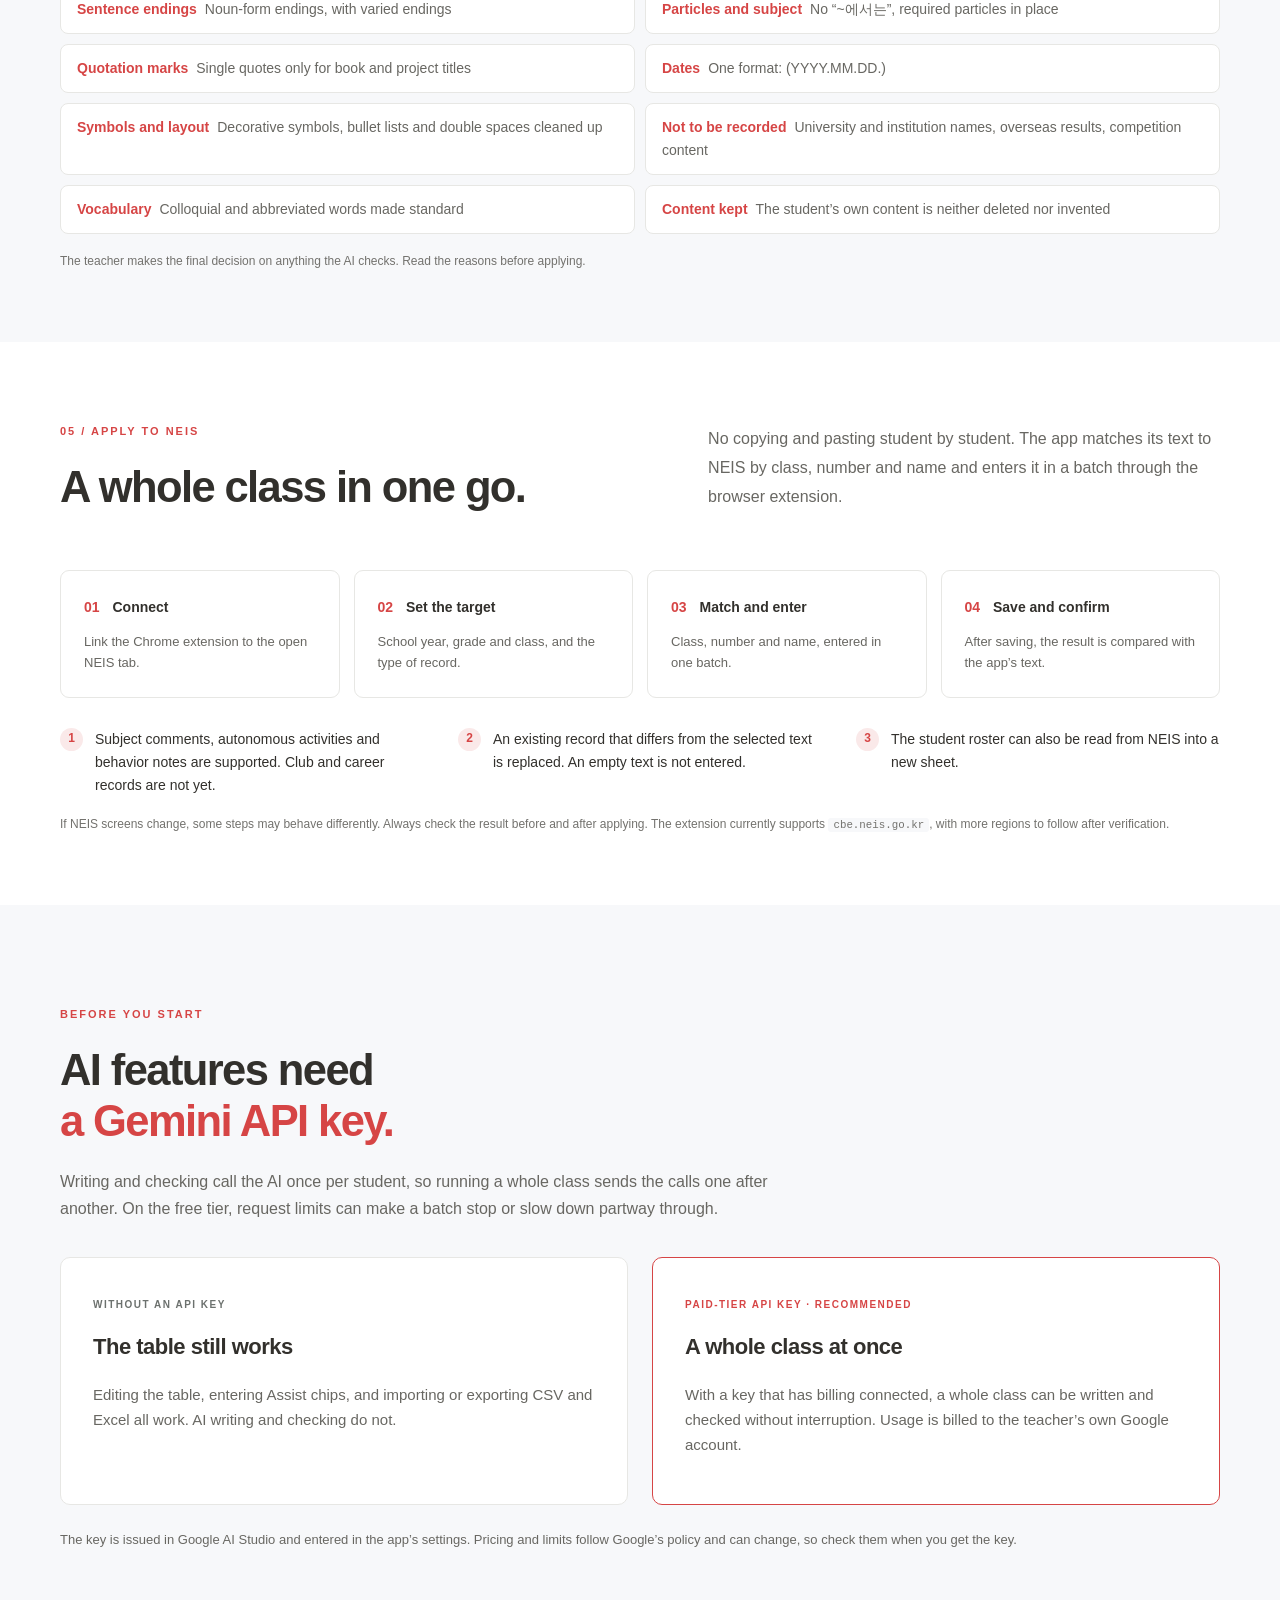
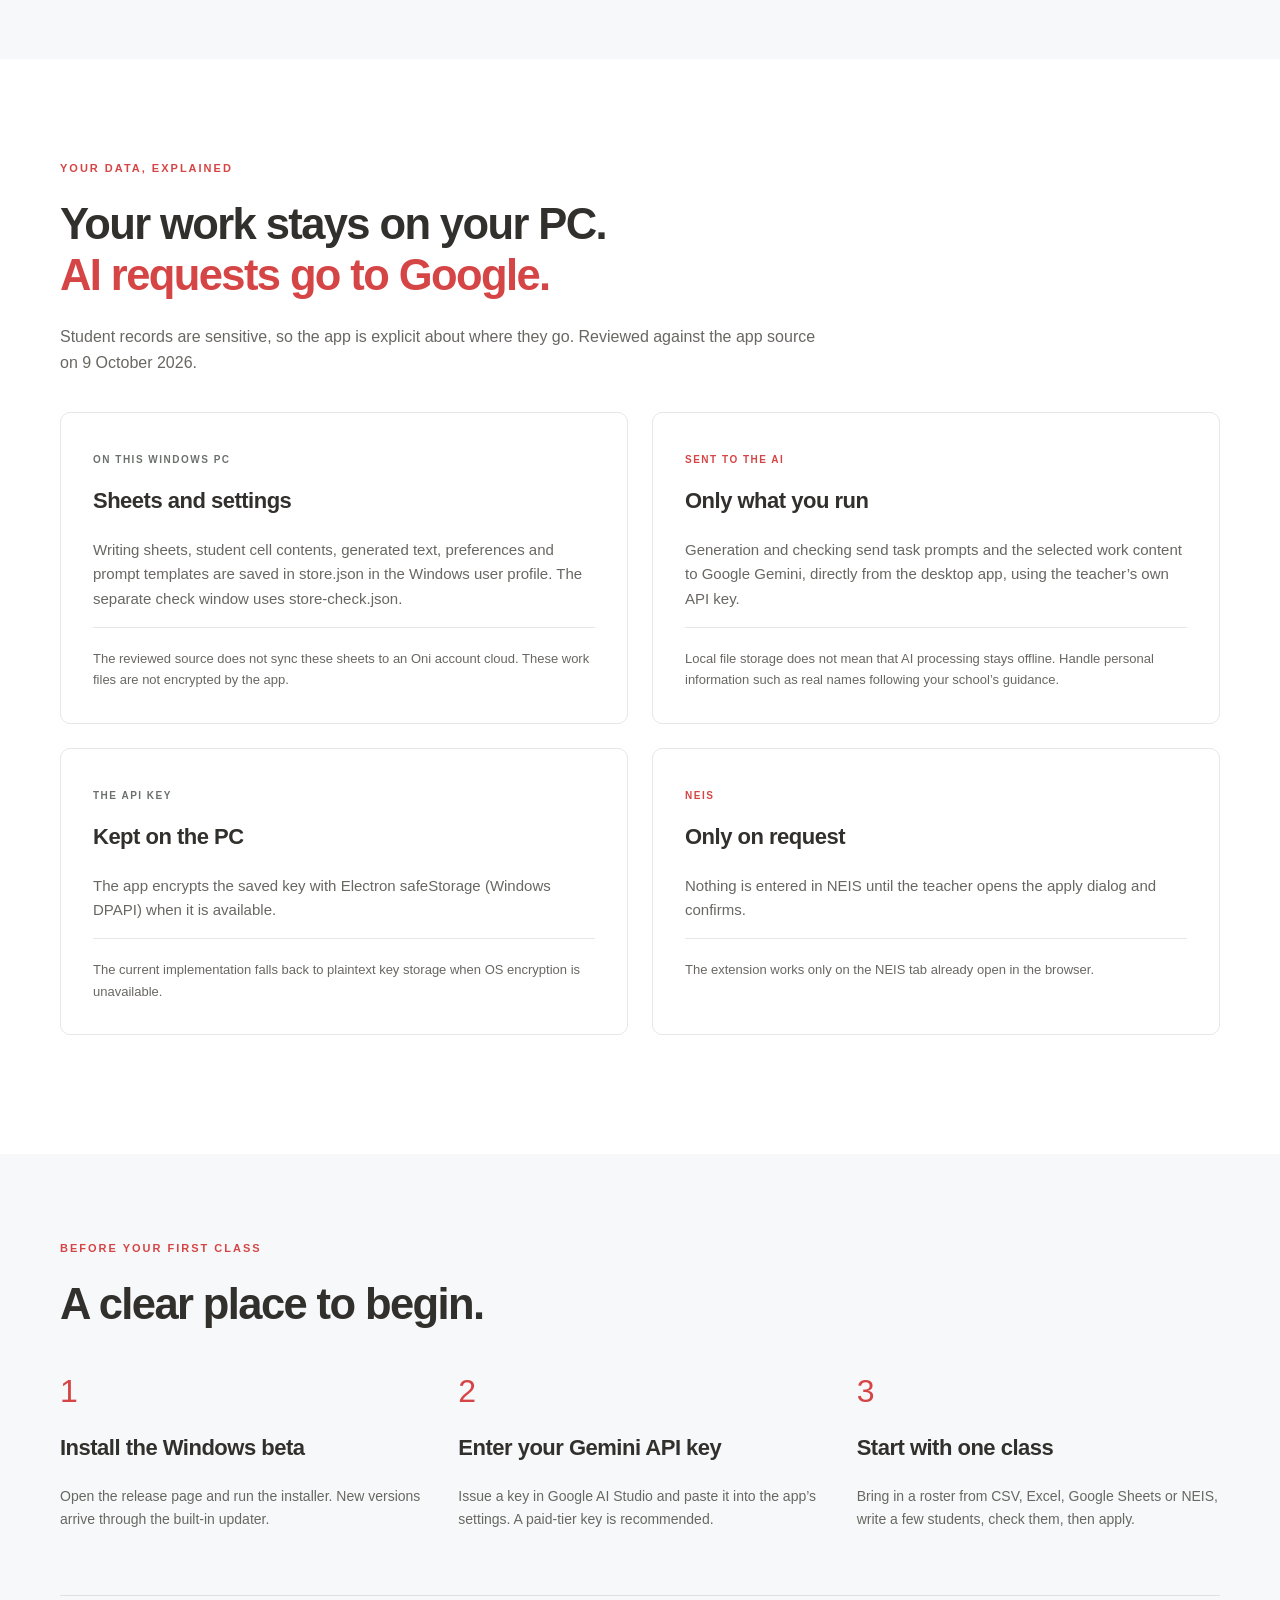
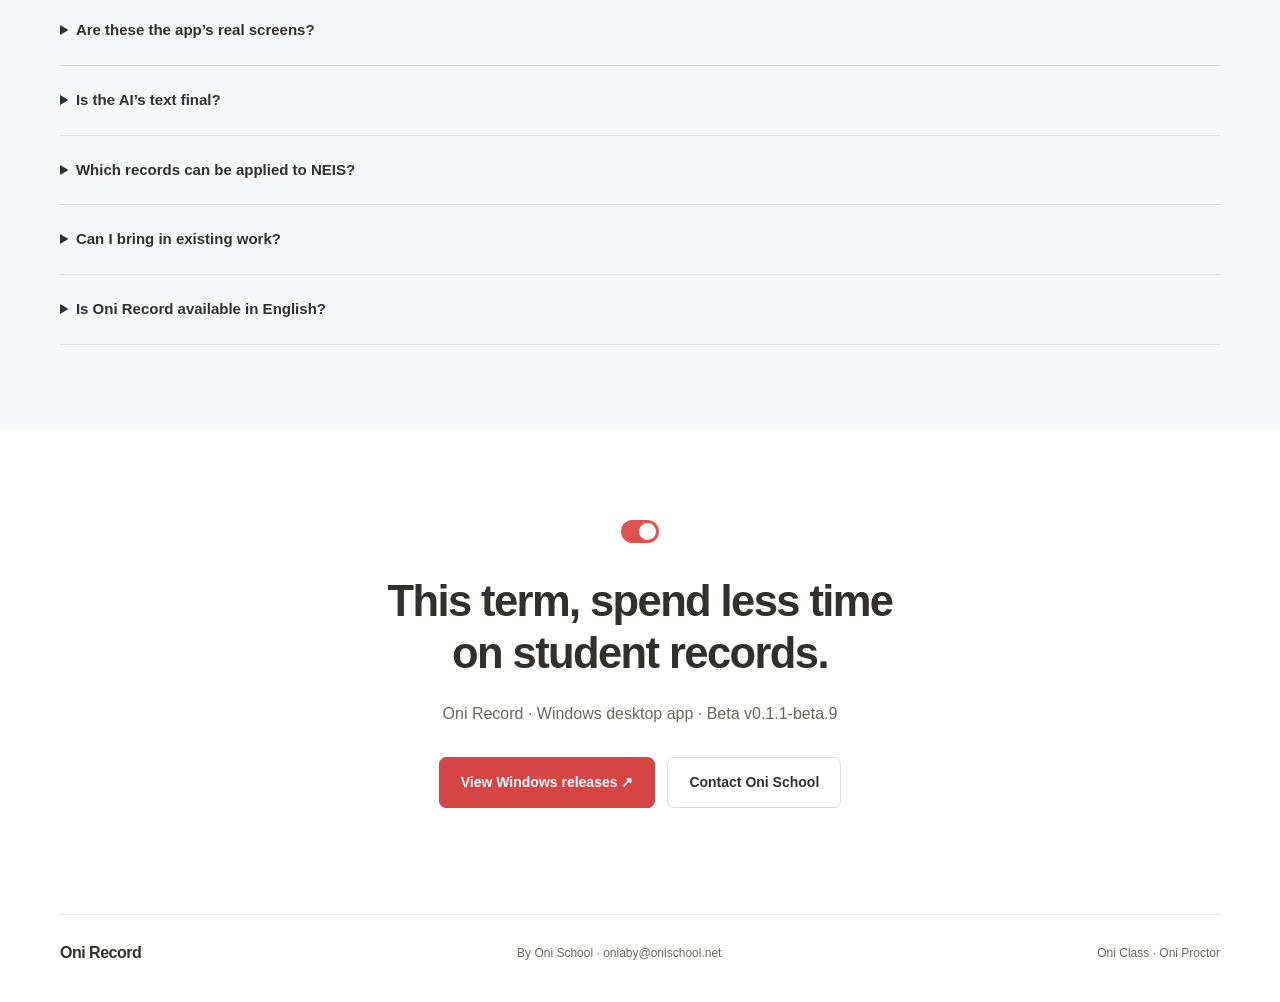
<file: oni-record/index.html>
<!doctype html>
<html lang="en">
<head>
<meta charset="utf-8">
<meta name="viewport" content="width=device-width,initial-scale=1">
<title>Oni Record — Student records, written and checked in one table</title>
<meta name="description" content="Oni Record is a Windows desktop app for Korean teachers. Type like a spreadsheet, pick keyword chips, draft with AI, check against the writing guidelines and apply to NEIS.">
<link rel="canonical" href="https://onischool.net/oni-record/">
<meta property="og:title" content="Oni Record — Student records, written and checked in one table">
<meta property="og:description" content="Oni Record is a Windows desktop app for Korean teachers. Type like a spreadsheet, pick keyword chips, draft with AI, check against the writing guidelines and apply to NEIS.">
<meta property="og:type" content="website">
<meta property="og:url" content="https://onischool.net/oni-record/">
<meta property="og:image" content="https://onischool.net/assets/record/hero.webp">
<link rel="stylesheet" href="../assets/app.css">
</head>
<body class="app-record">
<a class="skip" href="#main">Skip to content</a>
<header class="nav">
<a class="brand" href="#"><span class="mark" aria-hidden="true"></span>Oni Record</a>
<nav aria-label="Page navigation">
<a href="../">Oni School</a>
<a href="#tour">Product tour</a>
<a href="#storage">Your data</a>
<a href="#start">Get started <span>↗</span></a>
</nav>
</header>
<main id="main">
<section class="hero wrap"><p class="eyebrow">Made for the end-of-term record season</p><h1>Student records, written and checked.<br><em>In one table, with AI.</em></h1><p class="lead">Type as you would in Google Sheets, pick your material from keyword chips, let AI write the draft, check it against the official writing guidelines, then apply it to NEIS.</p><div class="actions"><a class="button primary" href="#tour">Explore the app <span>↓</span></a><a class="button" href="#start">Windows beta <span>↗</span></a></div><p class="micro">Windows desktop app · Korean interface · Beta v0.1.1-beta.9 · AI features need your own Gemini API key</p><figure><button class="screen" data-image="../assets/record/hero.webp" aria-label="Enlarge main screen"><img src="../assets/record/hero.webp" alt="Oni Record window: a table of students with keyword columns, the finished record in the last column, and the Write sidebar on the right" width="1250" height="750"><span class="zoom">↗ View full screen</span></button><figcaption>Oni Record as it runs · student names are pseudonyms · Korean UI</figcaption></figure><div class="steps"><div><b>01 <span>Write</span></b><p>AI drafts for subject comments, behavior notes and activities.</p></div><div><b>02 <span>Assist</span></b><p>Keyword chips supply the material for each sentence.</p></div><div><b>03 <span>Check</span></b><p>Before and after, against the writing guidelines.</p></div><div><b>04 <span>Apply</span></b><p>Batch entry into NEIS.</p></div></div></section><section class="intro wrap" id="tour"><p class="eyebrow">A closer look</p><h2>From a blank cell to NEIS.<br>One table the whole way.</h2><p>Follow the real interface through five parts of the job. Click any screen to inspect it at full size. NEIS is Korea’s national school information system.</p></section><section class="chapter" id="screen"><div class="wrap"><div class="chapter-heading"><div><p class="eyebrow">01 / The screen</p><h2>Five areas, one window.</h2></div><p>Sheets run along the top, students run down the table, and the right panel changes with the task. Nothing moves to a separate window while you work.</p></div><figure><button class="screen" data-image="../assets/record/screen.webp" aria-label="Enlarge annotated screen"><img src="../assets/record/screen.webp" alt="Oni Record window with five numbered markers: sheet tabs, toolbar, editing table, the Write, Check and Assist panel, and the generate button" loading="lazy" width="1250" height="755"><span class="zoom">↗ View full screen</span></button><figcaption>A moral education subject-comment sheet for class 1-3 · Oni Record as it runs · student names are pseudonyms · Korean UI</figcaption></figure><div class="notes"><div><span class="number">1</span><p><b>Sheet tabs</b>One tab per class and subject.</p></div><div><span class="number">2</span><p><b>Toolbar</b>Undo, row and column editing, find, import and export, text size and zoom.</p></div><div><span class="number">3</span><p><b>Editing table</b>Arrow-key movement, copy and paste, and a NEIS byte count in each cell.</p></div><div><span class="number">4</span><p><b>Write · Check · Assist</b>Choose <span class="ko">세특</span>, <span class="ko">행특</span>, <span class="ko">자율</span> or <span class="ko">기타</span> (club and career).</p></div><div><span class="number">5</span><p><b>Start generating</b>Select students and draft them in one run. The NEIS apply button sits just below.</p></div></div><aside class="tip"><b>Byte counting</b><span>NEIS limits records by bytes, not characters. A Korean character counts as 3 bytes and a line break as 2, so every long-text cell shows its count as you type.</span></aside></div></section><section class="chapter tinted" id="write"><div class="wrap"><div class="chapter-heading"><div><p class="eyebrow">02 / Write</p><h2>Choose the record type.<br>The panel follows.</h2></div><p>Pick what you are writing and the input panel and the AI’s writing rules change to fit it. The steps stay the same: enter material, set a length, select students.</p></div><div class="data-grid three"><article><span class="data-label">세특 · 교과 세부능력 및 특기사항</span><h3>Subject comments</h3><figure><button class="screen" data-image="../assets/record/write-course.webp" aria-label="Enlarge subject comment panel"><img src="../assets/record/write-course.webp" alt="Write panel for subject comments: four lesson activities, a character count of 150, a student list and the generate button" loading="lazy" width="352" height="1060"><span class="zoom">↗ View full screen</span></button></figure><ol><li><b>Add lesson activities.</b> Each activity name becomes a column in the table.</li><li><b>Enter notes for each student.</b> The draft uses only what the student actually did.</li><li><b>Set the length, select students, start.</b> Written to the character count you set, spaces included.</li></ol><p class="small"><b>AI writing rules.</b> The subject teacher’s point of view, in one connected paragraph. Wording that implies one lesson continued from another is avoided, and an empty activity is never invented.</p></article><article><span class="data-label">행특 · 행동특성 및 종합의견</span><h3>Behavior notes</h3><figure><button class="screen" data-image="../assets/record/write-behavior.webp" aria-label="Enlarge behavior note panel"><img src="../assets/record/write-behavior.webp" alt="Write panel for behavior notes: evaluation items for personality, peer relations and attitude, a character count of 200, and seven students selected" loading="lazy" width="352" height="1066"><span class="zoom">↗ View full screen</span></button></figure><ol><li><b>Set the evaluation items.</b> For example personality, peer relations and attitude to school life.</li><li><b>Enter keywords for each item.</b> Pick them from Assist chips or type them yourself.</li><li><b>Set the length, select students, start.</b> The keywords are worked into the sentences.</li></ol><p class="small"><b>AI writing rules.</b> The homeroom teacher’s point of view, centered on current positive change. A weakness is written with the effort to improve, and the note closes with one sentence on the student’s potential.</p></article><article><span class="data-label">자율활동 · 자율활동 특기사항</span><h3>Autonomous activities</h3><ol><li><b>Save each activity’s date and name.</b> Saved activities appear as a pick list in the table’s activity cells.</li><li><b>Set the number of activity slots</b> and enter each student’s notes. Add as many slots as you need.</li><li><b>Set the length, select students, start.</b> The date follows each activity name in <code>(YYYY.MM.DD.)</code> form.</li></ol><p class="small"><b>AI writing rules.</b> One paragraph that connects what the activity meant with how the student grew. Activity names are written without quotation marks, and opening phrases are varied from student to student.</p></article></div><p class="micro">Club and career activity sheets have their own writing and checking rules, under <span class="ko">기타</span>. They cannot be applied to NEIS yet, so the generated text is copied by hand.</p></div></section><section class="chapter" id="assist"><div class="wrap"><div class="chapter-heading"><div><p class="eyebrow">03 / Assist</p><h2>Press chips instead of typing.</h2></div><p>There is no need to start each sentence from a blank cell. Keyword chips organized by subject and item go into the selected cell, and the AI writes from those keywords.</p></div><figure><button class="screen" data-image="../assets/record/assist.webp" aria-label="Enlarge assist screen"><img src="../assets/record/assist.webp" alt="A behavior-note sheet with the Assist panel open. The selected cell holds two keywords, and the same two chips are highlighted in the panel" loading="lazy" width="1250" height="750"><span class="zoom">↗ View full screen</span></button><figcaption>Select a cell and press chips. They are entered joined by commas, as in “활발한, 적극적인” · Oni Record as it runs · student names are pseudonyms · Korean UI</figcaption></figure><div class="notes two"><div><span class="number">1</span><p><b>The chips change with the area</b>Subject comments are grouped by subject. Behavior notes are grouped by personality, peer relations, class attitude, school life and self-management.</p></div><div><span class="number">2</span><p><b>Open a chip to go deeper</b>Opening a group such as “active and sociable” shows more specific keywords like “lively” and “outgoing”. Either level can be chosen.</p></div><div><span class="number">3</span><p><b>Straight into the cell</b>Chosen keywords are listed under “keywords in this cell”. Remove one with ×, or edit the cell by hand. The same keyword is entered only once.</p></div><div><span class="number">4</span><p><b>Search, collapse, cautions</b>Keyword search, collapse all, and a list of writing cautions for each area come with the panel.</p></div></div><aside class="tip"><b>Ten subject groups</b><span>Korean · Mathematics · English, foreign languages and classical Chinese · Social studies, history and ethics · Science · Physical education · Arts · Technology, home economics and informatics · Career and liberal arts · Other. Behavior notes, autonomous activities, clubs and career have their own chips.</span></aside><p class="micro">The keywords you choose are what the AI uses to interpret and write each sentence. The keyword lists are a first draft and have not yet been reviewed in schools.</p></div></section><section class="chapter tinted" id="check"><div class="wrap"><div class="chapter-heading"><div><p class="eyebrow">04 / Check</p><h2>A separate sheet shows what changed, and why.</h2></div><p>The original is left as it is. Oni Record makes a check sheet with the text before, the text after and the reason, so nothing is overwritten until you decide.</p></div><div class="steps three"><div><b>01 <span>Make a check sheet</span></b><p>Columns for original, before, after and reason are created.</p></div><div><b>02 <span>Select students and check</span></b><p>Each student is marked fixed or unchanged.</p></div><div><b>03 <span>Apply to the original</span></b><p>Only fixed items are written back to the original cell.</p></div></div><figure style="margin-top:30px"><button class="screen" data-image="../assets/record/check.webp" aria-label="Enlarge check screen"><img src="../assets/record/check.webp" alt="A check sheet with original, before, after and reason columns for each student, and the Check panel listing each student’s status" loading="lazy" width="1250" height="750"><span class="zoom">↗ View full screen</span></button><figcaption>Changed parts are marked red before and green after, with the reason beside them · Oni Record as it runs · student names are pseudonyms · Korean UI</figcaption></figure><div class="pair"><figure><button class="screen" data-image="../assets/record/check-done.webp" aria-label="Enlarge check complete dialog"><img src="../assets/record/check-done.webp" alt="Dialog: check complete. 8 students checked, 4 fixed, 4 unchanged" loading="lazy" width="448" height="242"><span class="zoom">↗ View full screen</span></button><figcaption>When checking ends, the app reports how many were fixed and how many were unchanged.</figcaption></figure><div class="notes"><div><span class="number">1</span><p>Review the reason for each student and choose what to apply to the original.</p></div><div><span class="number">2</span><p>If nothing needs fixing, the original is kept and marked <span class="ko">수정사항 없음</span> (no changes).</p></div><div><span class="number">3</span><p>A result that was shortened too much keeps the original and raises a warning.</p></div><div><span class="number">4</span><p>Write your own criteria under “additional check items” and they are checked as well.</p></div></div></div><h3 class="sub">What is checked, following the 2026 writing guidelines</h3><ul class="criteria"><li><b>Sentence endings</b>Noun-form endings, with varied endings</li><li><b>Particles and subject</b>No “~에서는”, required particles in place</li><li><b>Quotation marks</b>Single quotes only for book and project titles</li><li><b>Dates</b>One format: (YYYY.MM.DD.)</li><li><b>Symbols and layout</b>Decorative symbols, bullet lists and double spaces cleaned up</li><li><b>Not to be recorded</b>University and institution names, overseas results, competition content</li><li><b>Vocabulary</b>Colloquial and abbreviated words made standard</li><li><b>Content kept</b>The student’s own content is neither deleted nor invented</li></ul><p class="micro">The teacher makes the final decision on anything the AI checks. Read the reasons before applying.</p></div></section><section class="chapter" id="neis"><div class="wrap"><div class="chapter-heading"><div><p class="eyebrow">05 / Apply to NEIS</p><h2>A whole class in one go.</h2></div><p>No copying and pasting student by student. The app matches its text to NEIS by class, number and name and enters it in a batch through the browser extension.</p></div><div class="steps"><div><b>01 <span>Connect</span></b><p>Link the Chrome extension to the open NEIS tab.</p></div><div><b>02 <span>Set the target</span></b><p>School year, grade and class, and the type of record.</p></div><div><b>03 <span>Match and enter</span></b><p>Class, number and name, entered in one batch.</p></div><div><b>04 <span>Save and confirm</span></b><p>After saving, the result is compared with the app’s text.</p></div></div><div class="notes"><div><span class="number">1</span><p>Subject comments, autonomous activities and behavior notes are supported. Club and career records are not yet.</p></div><div><span class="number">2</span><p>An existing record that differs from the selected text is replaced. An empty text is not entered.</p></div><div><span class="number">3</span><p>The student roster can also be read from NEIS into a new sheet.</p></div></div><p class="micro">If NEIS screens change, some steps may behave differently. Always check the result before and after applying. The extension currently supports <code>cbe.neis.go.kr</code>, with more regions to follow after verification.</p></div></section><section class="tinted"><div class="wrap storage" id="key"><p class="eyebrow">Before you start</p><h2>AI features need<br><em>a Gemini API key.</em></h2><p class="section-lead">Writing and checking call the AI once per student, so running a whole class sends the calls one after another. On the free tier, request limits can make a batch stop or slow down partway through.</p><div class="data-grid"><article><span class="data-label">Without an API key</span><h3>The table still works</h3><p>Editing the table, entering Assist chips, and importing or exporting CSV and Excel all work. AI writing and checking do not.</p></article><article class="pick"><span class="data-label blue">Paid-tier API key · recommended</span><h3>A whole class at once</h3><p>With a key that has billing connected, a whole class can be written and checked without interruption. Usage is billed to the teacher’s own Google account.</p></article></div><p class="storage-note">The key is issued in Google AI Studio and entered in the app’s settings. Pricing and limits follow Google’s policy and can change, so check them when you get the key.</p></div></section><section class="storage wrap" id="storage"><p class="eyebrow">Your data, explained</p><h2>Your work stays on your PC.<br><em>AI requests go to Google.</em></h2><p class="section-lead">Student records are sensitive, so the app is explicit about where they go. Reviewed against the app source on 9 October 2026.</p><div class="data-grid"><article><span class="data-label">On this Windows PC</span><h3>Sheets and settings</h3><p>Writing sheets, student cell contents, generated text, preferences and prompt templates are saved in store.json in the Windows user profile. The separate check window uses store-check.json.</p><p class="small">The reviewed source does not sync these sheets to an Oni account cloud. These work files are not encrypted by the app.</p></article><article><span class="data-label blue">Sent to the AI</span><h3>Only what you run</h3><p>Generation and checking send task prompts and the selected work content to Google Gemini, directly from the desktop app, using the teacher’s own API key.</p><p class="small">Local file storage does not mean that AI processing stays offline. Handle personal information such as real names following your school’s guidance.</p></article><article><span class="data-label">The API key</span><h3>Kept on the PC</h3><p>The app encrypts the saved key with Electron safeStorage (Windows DPAPI) when it is available.</p><p class="small">The current implementation falls back to plaintext key storage when OS encryption is unavailable.</p></article><article><span class="data-label blue">NEIS</span><h3>Only on request</h3><p>Nothing is entered in NEIS until the teacher opens the apply dialog and confirms.</p><p class="small">The extension works only on the NEIS tab already open in the browser.</p></article></div></section><section class="tinted"><div class="wrap setup" id="start"><p class="eyebrow">Before your first class</p><h2>A clear place to begin.</h2><div class="setup-grid"><article><b>1</b><h3>Install the Windows beta</h3><p>Open the release page and run the installer. New versions arrive through the built-in updater.</p></article><article><b>2</b><h3>Enter your Gemini API key</h3><p>Issue a key in Google AI Studio and paste it into the app’s settings. A paid-tier key is recommended.</p></article><article><b>3</b><h3>Start with one class</h3><p>Bring in a roster from CSV, Excel, Google Sheets or NEIS, write a few students, check them, then apply.</p></article></div><div class="faq"><details><summary>Are these the app’s real screens?</summary><p>Yes. They are screenshots of the app as it runs. Student names are pseudonyms.</p></details><details><summary>Is the AI’s text final?</summary><p>No. Text written or corrected by AI must be reviewed and edited by the teacher before it is used.</p></details><details><summary>Which records can be applied to NEIS?</summary><p>Subject comments, autonomous activities and behavior notes. Applying needs the Chrome extension installed and connected. Club and career records are written and checked in the app but not yet applied.</p></details><details><summary>Can I bring in existing work?</summary><p>Yes. CSV, Excel and Google Sheets content can be imported, and check results can be exported to Excel.</p></details><details><summary>Is Oni Record available in English?</summary><p>This product guide is in English. The application interface is Korean.</p></details></div></div></section><section class="cta wrap"><span class="mark" aria-hidden="true"></span><h2>This term, spend less time<br>on student records.</h2><p>Oni Record · Windows desktop app · Beta v0.1.1-beta.9</p><div class="actions"><a class="button primary" href="https://github.com/yang102948549/oni-record/releases" target="_blank" rel="noopener">View Windows releases ↗</a><a class="button" href="mailto:oniaby@onischool.net">Contact Oni School</a></div></section>
</main>
<footer class="wrap footer">
<a class="brand" href="#">Oni Record</a>
<span>By <a href="../">Oni School</a> · <a href="mailto:oniaby@onischool.net">oniaby@onischool.net</a></span>
<span><a href="../oni-class/">Oni Class</a> · <a href="../oni-proctor/">Oni Proctor</a></span>
</footer>
<dialog id="viewer"><div class="viewer-head"><span>Oni Record · Example screen</span><button id="close" aria-label="Close enlarged screen">Close ✕</button></div><img alt=""></dialog>
<script src="../assets/app.js"></script>
</body>
</html>
</file>
<file: assets/app.css>
/* Shared theme for app detail pages (Oni Class, Oni Record, Oni Proctor).
   Based on the Oni Class standalone page. Each page sets its accent with a body class. */
:root {
  --ink: #32302c;
  --muted: #686762;
  --line: #e7e7e4;
  --paper: #fff;
  --soft: #f7f8fa;
  --accent: #2383e2;
  --mark: #007aff;
}
.app-class {
  --accent: #2383e2;
  --mark: #007aff;
}
.app-record {
  --accent: #d64545;
  --mark: #e05252;
}
.app-proctor {
  --accent: #0b7f79;
  --mark: #149c95;
}
body {
  --tint: color-mix(in srgb, var(--accent) 6%, #fff);
  --tint-line: color-mix(in srgb, var(--accent) 22%, #fff);
  --tint-strong: color-mix(in srgb, var(--accent) 12%, #fff);
}
* {
  box-sizing: border-box;
}
html {
  scroll-behavior: smooth;
  scroll-padding-top: 90px;
}
body {
  margin: 0;
  font-family: Inter, "Segoe UI", "Malgun Gothic", Arial, sans-serif;
  color: var(--ink);
  background: #fff;
  font-size: 16px;
  line-height: 1.65;
}
a {
  color: inherit;
  text-decoration: none;
}
button {
  font: inherit;
}
button,
a {
  -webkit-tap-highlight-color: transparent;
}
a:focus-visible,
button:focus-visible,
summary:focus-visible {
  outline: 3px solid var(--accent);
  outline-offset: 5px;
}
.wrap {
  width: min(1160px, calc(100% - 64px));
  margin: auto;
}

/* Sticky top bar */
.nav {
  height: 80px;
  padding: 0 max(32px, calc((100vw - 1160px) / 2));
  display: flex;
  justify-content: space-between;
  align-items: center;
  background: #ffffffed;
  border-bottom: 1px solid var(--line);
  position: sticky;
  top: 0;
  z-index: 5;
  backdrop-filter: blur(12px);
}
.brand {
  display: flex;
  gap: 10px;
  align-items: center;
  font-weight: 750;
  letter-spacing: -0.5px;
  font-size: 21px;
}
.mark {
  display: inline-block;
  background: var(--mark);
  width: 38px;
  height: 23px;
  border-radius: 15px;
  position: relative;
  flex-shrink: 0;
}
.mark:after {
  content: "";
  position: absolute;
  background: white;
  width: 17px;
  height: 17px;
  right: 3px;
  top: 3px;
  border-radius: 50%;
}
nav {
  display: flex;
  gap: 28px;
  font-size: 13px;
  font-weight: 600;
}
nav a:first-child {
  color: var(--muted);
}
nav a:last-child {
  color: var(--accent);
}

/* Type */
h1,
h2,
h3,
p {
  margin-top: 0;
}
h1 {
  font-size: clamp(44px, 5.5vw, 76px);
  line-height: 1.08;
  letter-spacing: -3.8px;
  margin-bottom: 26px;
  font-weight: 750;
}
h2 {
  font-size: clamp(30px, 3.4vw, 46px);
  line-height: 1.18;
  letter-spacing: -1.6px;
  font-weight: 700;
  margin-bottom: 22px;
}
h3 {
  font-size: 22px;
  letter-spacing: -0.5px;
  line-height: 1.3;
  margin-top: 16px;
}
em {
  color: var(--accent);
  font-style: normal;
}
.eyebrow {
  font-size: 11px;
  letter-spacing: 2px;
  font-weight: 750;
  color: var(--accent);
  margin: 0 0 22px;
  text-transform: uppercase;
}
.lead {
  font-size: 20px;
  color: var(--muted);
  line-height: 1.7;
  max-width: 780px;
}
.micro,
figcaption {
  font-size: 12px;
  color: #73726e;
}
.ko {
  font-weight: 650;
  white-space: nowrap;
}
kbd {
  font: 0.85em ui-monospace, Consolas, monospace;
  border: 1px solid #d9dce0;
  border-bottom-width: 2px;
  border-radius: 4px;
  padding: 0 5px;
  background: var(--soft);
  white-space: nowrap;
}
code {
  font: 0.9em ui-monospace, Consolas, monospace;
  background: var(--soft);
  padding: 1px 5px;
  border-radius: 3px;
}

/* Hero */
.hero {
  padding-top: 78px;
}
.actions {
  display: flex;
  gap: 12px;
  flex-wrap: wrap;
  margin: 30px 0 16px;
}
.button {
  padding: 13px 21px;
  border: 1px solid #d9dce0;
  border-radius: 7px;
  font-size: 14px;
  font-weight: 650;
  display: inline-flex;
  gap: 25px;
  align-items: center;
  background: #fff;
}
.button:hover {
  transform: translateY(-2px);
  box-shadow: 0 5px 15px #0000000c;
}
.primary {
  background: var(--accent);
  color: white;
  border-color: var(--accent);
}
.hero figure {
  margin-top: 44px;
}

/* Screens (click to enlarge) */
figure {
  margin: 0;
}
figcaption {
  margin-top: 13px;
}
.screen {
  padding: 0;
  display: block;
  position: relative;
  width: 100%;
  border: 1px solid #dddfe3;
  border-radius: 11px;
  overflow: hidden;
  background: white;
  cursor: zoom-in;
  box-shadow: 0 22px 50px -24px #25394c60;
}
.screen img {
  width: 100%;
  height: auto;
  display: block;
}
.zoom {
  position: absolute;
  right: 14px;
  bottom: 14px;
  background: #fffefc;
  border: 1px solid #dfe3e6;
  padding: 7px 12px;
  border-radius: 5px;
  font-size: 11px;
  color: #4c5c6b;
}
.screen + figcaption {
  margin-top: 13px;
}
figure + figure {
  margin-top: 28px;
}
.pin {
  position: absolute;
  transform: translate(-50%, -50%);
  width: 26px;
  height: 26px;
  border-radius: 50%;
  background: var(--accent);
  color: #fff;
  font-size: 13px;
  font-weight: 700;
  display: grid;
  place-items: center;
  box-shadow: 0 0 0 3px #fff;
}

/* Step strip */
.steps {
  display: grid;
  grid-template-columns: repeat(4, 1fr);
  gap: 14px;
  margin-top: 35px;
}
.steps.three {
  grid-template-columns: repeat(3, 1fr);
}
.steps > div {
  border: 1px solid var(--line);
  padding: 23px;
  border-radius: 9px;
  background: #fff;
}
.steps b {
  color: var(--accent);
  font-size: 14px;
}
.steps b span {
  color: var(--ink);
  margin-left: 9px;
}
.steps p {
  font-size: 13px;
  color: var(--muted);
  margin: 10px 0 0;
}

/* Intro + chapters */
.intro {
  padding-top: 110px;
  padding-bottom: 68px;
  display: grid;
  grid-template-columns: 1.1fr 1fr;
  column-gap: 100px;
}
.intro .eyebrow {
  grid-column: 1/-1;
}
.intro > p:last-child {
  align-self: end;
  color: var(--muted);
  max-width: 430px;
}
.chapter {
  padding: 80px 0 70px;
}
.tinted {
  background: var(--soft);
}
.chapter-heading {
  display: grid;
  grid-template-columns: 1.1fr 1fr;
  gap: 85px;
  margin-bottom: 32px;
}
.chapter-heading > p {
  color: var(--muted);
  align-self: end;
  margin-bottom: 24px;
  line-height: 1.8;
}
.notes {
  display: grid;
  grid-template-columns: repeat(3, 1fr);
  gap: 22px 34px;
  margin-top: 30px;
}
.notes.two {
  grid-template-columns: repeat(2, 1fr);
}
.notes > div {
  display: flex;
  align-items: flex-start;
  gap: 12px;
}
.number {
  background: var(--tint-strong);
  color: var(--accent);
  border-radius: 50%;
  width: 23px;
  height: 23px;
  display: grid;
  place-items: center;
  flex-shrink: 0;
  font-size: 12px;
  font-weight: 700;
}
.notes p {
  font-size: 14px;
  line-height: 1.65;
  margin-bottom: 0;
}
.notes p b {
  display: block;
  font-size: 15px;
}
.tip {
  margin-top: 30px;
  padding: 22px;
  border: 1px solid var(--tint-line);
  background: var(--tint);
  border-radius: 8px;
  display: flex;
  gap: 30px;
  font-size: 14px;
}
.tip b {
  white-space: nowrap;
}
.chapter .micro {
  margin: 18px 0 0;
}

/* Cards: data grid, type guides */
.storage {
  padding-top: 100px;
  padding-bottom: 95px;
}
.section-lead {
  max-width: 760px;
  color: var(--muted);
}
.data-grid {
  display: grid;
  grid-template-columns: 1fr 1fr;
  gap: 24px;
  margin: 35px 0 24px;
}
.data-grid.three {
  grid-template-columns: repeat(3, 1fr);
}
.data-grid article {
  padding: 32px;
  border: 1px solid var(--line);
  border-radius: 10px;
  background: #fff;
}
.data-grid article.pick {
  border-color: var(--accent);
}
.data-label {
  font-size: 10px;
  letter-spacing: 1.5px;
  font-weight: 750;
  color: #6c716e;
  text-transform: uppercase;
}
.blue {
  color: var(--accent);
}
.data-grid p {
  font-size: 15px;
  color: var(--muted);
}
.data-grid .small,
.storage-note {
  font-size: 13px;
  color: var(--muted);
}
.data-grid .small {
  border-top: 1px solid var(--line);
  padding-top: 20px;
  margin-bottom: 0;
}
.data-grid ol,
.data-grid ul {
  margin: 0 0 18px;
  padding-left: 20px;
  font-size: 14px;
  color: var(--muted);
  display: grid;
  gap: 8px;
}
.data-grid li b {
  color: var(--ink);
}
.data-grid li::marker {
  color: var(--accent);
  font-weight: 700;
}
.data-grid article > .screen {
  max-width: 280px;
  margin: 0 auto 8px;
  box-shadow: none;
}

/* Side-by-side: small screen + notes */
.pair {
  display: grid;
  grid-template-columns: minmax(0, 420px) minmax(0, 1fr);
  gap: 34px;
  align-items: start;
  margin-top: 30px;
}
.pair .notes {
  grid-template-columns: 1fr;
  margin-top: 0;
}
.criteria {
  list-style: none;
  margin: 24px 0 0;
  padding: 0;
  display: grid;
  grid-template-columns: repeat(2, 1fr);
  gap: 10px;
}
.criteria li {
  background: #fff;
  border: 1px solid var(--line);
  border-radius: 8px;
  padding: 12px 16px;
  font-size: 14px;
  color: var(--muted);
}
.criteria b {
  color: var(--accent);
  margin-right: 8px;
}
h3.sub {
  margin-top: 44px;
  margin-bottom: 0;
}

/* Setup + FAQ */
.setup {
  padding-top: 85px;
  padding-bottom: 85px;
}
.setup-grid {
  display: grid;
  grid-template-columns: repeat(3, 1fr);
  gap: 35px;
  margin-top: 35px;
}
.setup-grid article > b {
  color: var(--accent);
  font-size: 32px;
  font-weight: 500;
}
.setup-grid p {
  font-size: 14px;
  color: var(--muted);
}
.faq {
  margin-top: 50px;
  border-top: 1px solid #dfe1e5;
}
details {
  border-bottom: 1px solid #dfe1e5;
  padding: 22px 0;
}
summary {
  cursor: pointer;
  font-weight: 600;
  font-size: 15px;
}
details p {
  margin: 16px 0 0;
  max-width: 850px;
  color: var(--muted);
  font-size: 14px;
}

/* Closing */
.cta {
  text-align: center;
  padding-top: 90px;
  padding-bottom: 90px;
}
.cta .mark {
  margin-bottom: 25px;
}
.cta p {
  color: var(--muted);
}
.cta .actions {
  justify-content: center;
}
.footer {
  border-top: 1px solid var(--line);
  padding-top: 25px;
  padding-bottom: 35px;
  display: flex;
  align-items: center;
  justify-content: space-between;
  gap: 16px;
  flex-wrap: wrap;
  font-size: 12px;
  color: var(--muted);
}
.footer .brand {
  font-size: 16px;
  color: var(--ink);
}
.footer a:hover {
  color: var(--accent);
}

/* Enlarged screen */
dialog {
  border: 1px solid #ddd;
  border-radius: 10px;
  padding: 0;
  max-width: 96vw;
  width: 1480px;
  max-height: 95vh;
}
dialog::backdrop {
  background: #17202fc9;
}
dialog img {
  width: 100%;
  display: block;
}
.viewer-head {
  display: flex;
  justify-content: space-between;
  align-items: center;
  padding: 10px 16px;
  background: #fff;
  position: sticky;
  top: 0;
  font-size: 13px;
}
.viewer-head button {
  cursor: pointer;
  border: 1px solid #ddd;
  background: #fff;
  border-radius: 5px;
  padding: 7px 14px;
}
.skip {
  position: fixed;
  left: 10px;
  top: -100px;
  background: white;
  padding: 10px;
  z-index: 10;
}
.skip:focus {
  top: 10px;
}

@media (max-width: 900px) {
  .data-grid.three {
    grid-template-columns: 1fr;
  }
  .pair {
    grid-template-columns: 1fr;
  }
}
@media (max-width: 700px) {
  .wrap {
    width: calc(100% - 36px);
  }
  .nav {
    height: 65px;
    padding: 0 18px;
  }
  .brand {
    font-size: 17px;
  }
  nav {
    gap: 14px;
    font-size: 11px;
  }
  nav a:last-child {
    display: none;
  }
  .hero {
    padding-top: 45px;
  }
  h1 {
    letter-spacing: -2px;
    font-size: 45px;
  }
  .lead {
    font-size: 17px;
  }
  .lead br {
    display: none;
  }
  .hero figure {
    margin-top: 32px;
  }
  .steps,
  .steps.three {
    grid-template-columns: 1fr 1fr;
    gap: 9px;
  }
  .steps > div {
    padding: 16px;
  }
  .intro {
    padding: 70px 0 20px;
    display: block;
  }
  .chapter {
    padding: 50px 0;
  }
  .chapter-heading {
    display: block;
    margin-bottom: 22px;
  }
  .chapter-heading > p {
    font-size: 15px;
  }
  .notes,
  .notes.two {
    display: block;
    margin-top: 24px;
  }
  .notes > div {
    margin-bottom: 12px;
  }
  .zoom {
    padding: 4px 8px;
    font-size: 9px;
    right: 6px;
    bottom: 6px;
  }
  .screen {
    border-radius: 6px;
  }
  .pin {
    width: 18px;
    height: 18px;
    font-size: 10px;
    box-shadow: 0 0 0 2px #fff;
  }
  .tip {
    display: block;
  }
  .tip span {
    display: block;
    margin-top: 8px;
  }
  .data-grid,
  .setup-grid,
  .criteria {
    grid-template-columns: 1fr;
    gap: 16px;
  }
  .data-grid article {
    padding: 25px;
  }
  .storage,
  .setup {
    padding-top: 60px;
    padding-bottom: 55px;
  }
  .setup-grid {
    gap: 12px;
  }
  .setup-grid h3 {
    margin-top: 6px;
  }
  .footer {
    flex-direction: column;
    align-items: flex-start;
    gap: 10px;
  }
  .cta {
    padding: 60px 0;
  }
  .eyebrow {
    letter-spacing: 1.3px;
    font-size: 10px;
  }
  .micro,
  figcaption {
    font-size: 10px;
  }
  .button {
    padding: 12px 15px;
  }
  .viewer-head {
    font-size: 11px;
  }
}
@media (prefers-reduced-motion: reduce) {
  html {
    scroll-behavior: auto;
  }
  .button:hover {
    transform: none;
  }
}

/* Home (ecosystem hub): neutral accent, per-card app colors */
.app-home {
  --accent: #32302c;
  --mark: #32302c;
}
.app-home h1 em {
  color: #9a9892;
}
.app-home nav a:last-child {
  color: var(--ink);
}
.steps.five {
  grid-template-columns: repeat(5, 1fr);
}
.steps.five > a {
  border: 1px solid var(--line);
  padding: 20px;
  border-radius: 9px;
  background: #fff;
  display: grid;
  gap: 10px;
  align-content: start;
}
.steps.five > a:hover {
  border-color: #cfd2d6;
}
.steps.five b {
  color: var(--ink);
  font-size: 15px;
}
.steps.five span.st {
  font-size: 12px;
  color: var(--muted);
}
.apps {
  display: grid;
  grid-template-columns: repeat(3, 1fr);
  gap: 24px;
  margin-top: 36px;
}
.apps.two {
  grid-template-columns: repeat(2, 1fr);
  margin-top: 24px;
}
.app-card {
  border: 1px solid var(--line);
  border-radius: 10px;
  background: #fff;
  display: flex;
  flex-direction: column;
  overflow: hidden;
}
.app-card .thumb {
  display: block;
  border-bottom: 1px solid var(--line);
  background: var(--soft);
  aspect-ratio: 16 / 10;
  overflow: hidden;
}
.app-card .thumb img {
  width: 100%;
  height: 100%;
  object-fit: cover;
  object-position: left top;
  display: block;
}
.app-card .body {
  padding: 26px 28px 28px;
  display: flex;
  flex-direction: column;
  gap: 10px;
  flex: 1;
}
.app-card .head {
  display: flex;
  align-items: center;
  gap: 10px;
}
.app-card .head .mark {
  width: 30px;
  height: 18px;
}
.app-card .head .mark:after {
  width: 13px;
  height: 13px;
  right: 2.5px;
  top: 2.5px;
}
.app-card h3 {
  margin: 0;
  font-size: 21px;
}
.app-card p {
  margin: 0;
  font-size: 14.5px;
  color: var(--muted);
}
.app-card .links {
  display: flex;
  flex-wrap: wrap;
  gap: 8px 18px;
  margin-top: auto;
  padding-top: 10px;
  font-size: 14px;
  font-weight: 650;
}
.app-card .links a:first-child {
  color: var(--mark);
}
.app-card .links a:hover {
  text-decoration: underline;
}
.status {
  margin-left: auto;
  font-size: 11px;
  font-weight: 700;
  padding: 3px 9px;
  border-radius: 999px;
  background: var(--soft);
  color: var(--muted);
  white-space: nowrap;
}
.status.beta {
  background: #e8f7f3;
  color: #087d6b;
}
.status.dev {
  background: #eaf3fd;
  color: #1b70c9;
}
.contact-mail {
  font-size: 20px;
  font-weight: 700;
  overflow-wrap: anywhere;
}
.copy {
  cursor: pointer;
  border: 1px solid #d9dce0;
  background: #fff;
  border-radius: 6px;
  padding: 8px 14px;
  font-size: 13px;
  font-weight: 650;
}
#copy-status {
  display: block;
  min-height: 22px;
  font-size: 12px;
  color: var(--muted);
  margin-top: 8px;
}
@media (max-width: 900px) {
  .apps,
  .apps.two {
    grid-template-columns: 1fr;
  }
  .steps.five {
    grid-template-columns: repeat(2, 1fr);
  }
}
</file>
